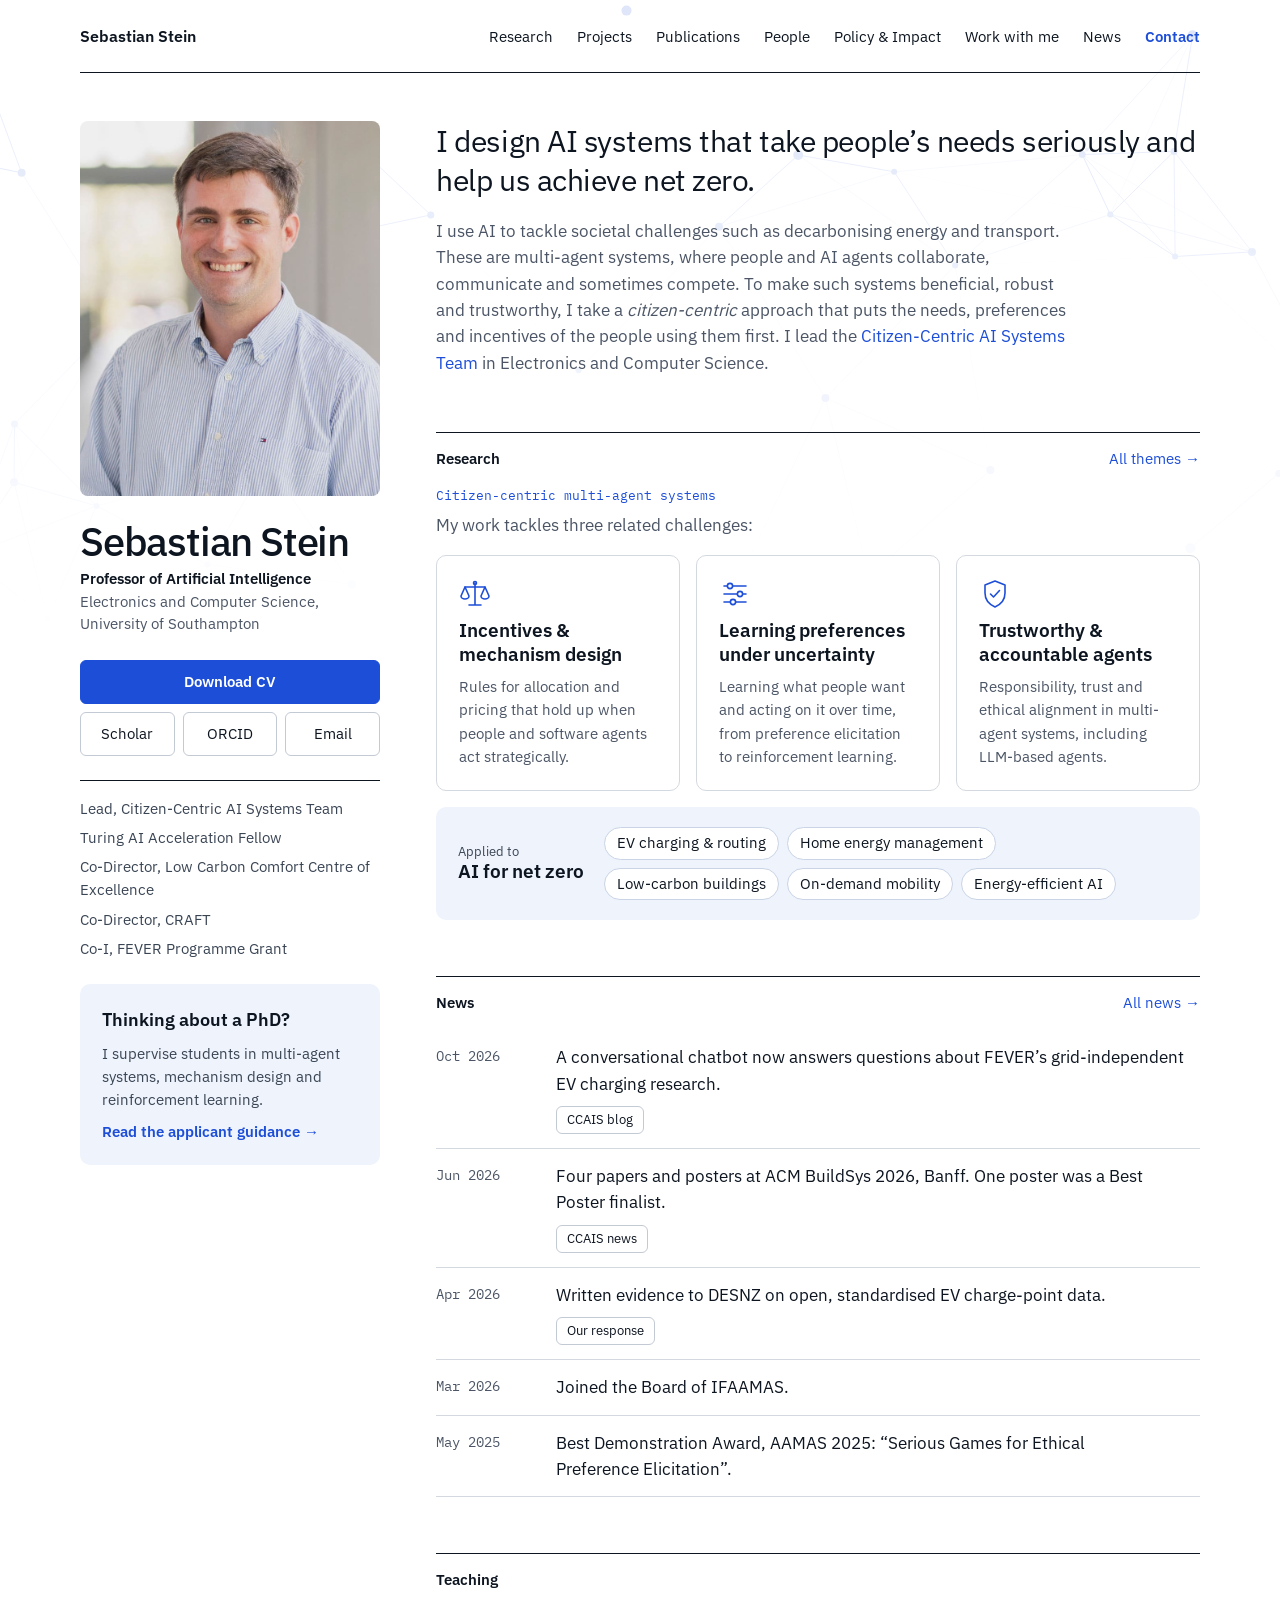
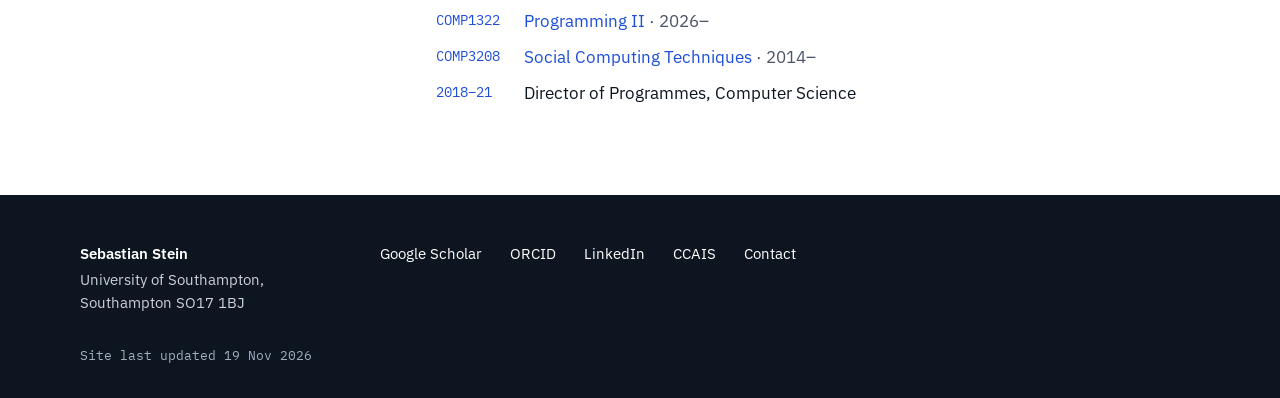
<file: index.html>
<!DOCTYPE html><html lang="en-GB" data-astro-cid-5hce7sga> <head><meta charset="utf-8"><meta name="viewport" content="width=device-width, initial-scale=1"><title>Sebastian Stein · Professor of Artificial Intelligence, University of Southampton</title><meta name="description" content="I design AI systems that take people’s needs seriously and help us achieve net zero."><link rel="canonical" href="https://seb-stein.github.io/"><link rel="icon" href="/favicon.svg" type="image/svg+xml"><link rel="sitemap" href="/sitemap-index.xml"><meta property="og:type" content="profile"><meta property="og:title" content="Sebastian Stein · Professor of Artificial Intelligence, University of Southampton"><meta property="og:description" content="I design AI systems that take people’s needs seriously and help us achieve net zero."><meta property="og:url" content="https://seb-stein.github.io/"><meta property="og:image" content="https://seb-stein.github.io/images/people/sebastian-stein.jpg"><meta name="twitter:card" content="summary"><script type="application/ld+json">{"@context":"https://schema.org","@type":"Person","name":"Sebastian Stein","jobTitle":"Professor of Artificial Intelligence","affiliation":{"@type":"CollegeOrUniversity","name":"University of Southampton"},"email":"mailto:ss2@ecs.soton.ac.uk","image":"https://seb-stein.github.io/images/people/sebastian-stein.jpg","url":"https://seb-stein.github.io/","sameAs":["https://scholar.google.com/citations?user=6TuZKj4AAAAJ","https://orcid.org/0000-0003-2858-8857","https://www.linkedin.com/in/sebstein","https://ccais.ac.uk"]}</script><link rel="stylesheet" href="/_astro/contact.CHBX51bE.css">
<link rel="stylesheet" href="/_astro/index.DybTPSv8.css">
<style>.icon[data-astro-cid-patnjmll]{color:var(--accent);flex:none}
</style></head> <body data-astro-cid-5hce7sga> <div class="page" data-astro-cid-5hce7sga> <svg class="network" data-network data-mode="animated" data-nodes="[[424.9,138.4,3.8,0],[1072.9,470.6,-2.3,-0.5],[1163.5,157.6,-1.2,-2.8],[95.4,427.2,-0.8,-3.1],[192,323,3.1,-1.6],[828.4,566.3,-1.2,-2.9],[1192,212.7,-1.6,1.7],[432.8,581.7,-0.8,2.5],[102.1,176.8,-0.5,-3.7],[290.1,564.5,-2.5,-0.1],[950.2,573.9,-1.6,1.8],[417,232.3,1.3,2.2],[879.7,152.3,-1.4,2.5],[909.2,397,-3.5,1],[1335.4,252,-3.2,-0.1],[510.8,211.7,0,3],[175.5,509.7,1,-3.5],[129,617.7,-1.6,1],[659.9,371.7,-1.3,-1.4],[1266.8,550,3.3,-1.7],[34.7,161.5,0.2,-2.2],[343.9,462.1,3,0],[1254.9,153.4,-0.8,-1.9],[705,11.8,1.4,-1.1],[49.4,559,-2.5,-2.9],[971.1,172.4,2.9,-0.6],[93.3,479.3,0.7,2.8],[65.8,77.3,-0.6,-2.7],[1270.2,32.6,2.2,2.4],[1356,476.6,2.6,-3],[1255.1,253,0,3.3],[802.3,224.4,-3.1,2.1],[1035.3,267.9,-0.2,-2.3],[1411.8,395.8,-1.5,3.7]]" aria-hidden="true" focusable="false" viewBox="0 0 1440 640" preserveAspectRatio="xMidYMin slice" style="opacity: 0.14" data-astro-cid-pkenzisz><g class="network__edges" data-astro-cid-pkenzisz><line x1="424.9" y1="138.4" x2="417" y2="232.3" stroke-opacity="0.826" data-astro-cid-pkenzisz></line><line x1="424.9" y1="138.4" x2="510.8" y2="211.7" stroke-opacity="0.713" data-astro-cid-pkenzisz></line><line x1="1072.9" y1="470.6" x2="950.2" y2="573.9" stroke-opacity="0.424" data-astro-cid-pkenzisz></line><line x1="1072.9" y1="470.6" x2="909.2" y2="397" stroke-opacity="0.307" data-astro-cid-pkenzisz></line><line x1="1072.9" y1="470.6" x2="1266.8" y2="550" stroke-opacity="0.125" data-astro-cid-pkenzisz></line><line x1="1072.9" y1="470.6" x2="1035.3" y2="267.9" stroke-opacity="0.145" data-astro-cid-pkenzisz></line><line x1="1163.5" y1="157.6" x2="1192" y2="212.7" stroke-opacity="1.000" data-astro-cid-pkenzisz></line><line x1="1163.5" y1="157.6" x2="1335.4" y2="252" stroke-opacity="0.206" data-astro-cid-pkenzisz></line><line x1="1163.5" y1="157.6" x2="1254.9" y2="153.4" stroke-opacity="0.843" data-astro-cid-pkenzisz></line><line x1="1163.5" y1="157.6" x2="971.1" y2="172.4" stroke-opacity="0.225" data-astro-cid-pkenzisz></line><line x1="1163.5" y1="157.6" x2="1270.2" y2="32.6" stroke-opacity="0.400" data-astro-cid-pkenzisz></line><line x1="1163.5" y1="157.6" x2="1255.1" y2="253" stroke-opacity="0.595" data-astro-cid-pkenzisz></line><line x1="1163.5" y1="157.6" x2="1035.3" y2="267.9" stroke-opacity="0.371" data-astro-cid-pkenzisz></line><line x1="95.4" y1="427.2" x2="192" y2="323" stroke-opacity="0.535" data-astro-cid-pkenzisz></line><line x1="95.4" y1="427.2" x2="175.5" y2="509.7" stroke-opacity="0.700" data-astro-cid-pkenzisz></line><line x1="95.4" y1="427.2" x2="129" y2="617.7" stroke-opacity="0.223" data-astro-cid-pkenzisz></line><line x1="95.4" y1="427.2" x2="49.4" y2="559" stroke-opacity="0.550" data-astro-cid-pkenzisz></line><line x1="95.4" y1="427.2" x2="93.3" y2="479.3" stroke-opacity="1.000" data-astro-cid-pkenzisz></line><line x1="192" y1="323" x2="102.1" y2="176.8" stroke-opacity="0.355" data-astro-cid-pkenzisz></line><line x1="192" y1="323" x2="175.5" y2="509.7" stroke-opacity="0.259" data-astro-cid-pkenzisz></line><line x1="192" y1="323" x2="34.7" y2="161.5" stroke-opacity="0.028" data-astro-cid-pkenzisz></line><line x1="192" y1="323" x2="343.9" y2="462.1" stroke-opacity="0.146" data-astro-cid-pkenzisz></line><line x1="192" y1="323" x2="93.3" y2="479.3" stroke-opacity="0.275" data-astro-cid-pkenzisz></line><line x1="828.4" y1="566.3" x2="950.2" y2="573.9" stroke-opacity="0.657" data-astro-cid-pkenzisz></line><line x1="828.4" y1="566.3" x2="909.2" y2="397" stroke-opacity="0.258" data-astro-cid-pkenzisz></line><line x1="1192" y1="212.7" x2="1335.4" y2="252" stroke-opacity="0.495" data-astro-cid-pkenzisz></line><line x1="1192" y1="212.7" x2="1254.9" y2="153.4" stroke-opacity="0.874" data-astro-cid-pkenzisz></line><line x1="1192" y1="212.7" x2="971.1" y2="172.4" stroke-opacity="0.033" data-astro-cid-pkenzisz></line><line x1="1192" y1="212.7" x2="1270.2" y2="32.6" stroke-opacity="0.205" data-astro-cid-pkenzisz></line><line x1="1192" y1="212.7" x2="1255.1" y2="253" stroke-opacity="0.944" data-astro-cid-pkenzisz></line><line x1="1192" y1="212.7" x2="1035.3" y2="267.9" stroke-opacity="0.389" data-astro-cid-pkenzisz></line><line x1="432.8" y1="581.7" x2="290.1" y2="564.5" stroke-opacity="0.525" data-astro-cid-pkenzisz></line><line x1="432.8" y1="581.7" x2="343.9" y2="462.1" stroke-opacity="0.493" data-astro-cid-pkenzisz></line><line x1="102.1" y1="176.8" x2="34.7" y2="161.5" stroke-opacity="0.979" data-astro-cid-pkenzisz></line><line x1="102.1" y1="176.8" x2="65.8" y2="77.3" stroke-opacity="0.755" data-astro-cid-pkenzisz></line><line x1="290.1" y1="564.5" x2="175.5" y2="509.7" stroke-opacity="0.627" data-astro-cid-pkenzisz></line><line x1="290.1" y1="564.5" x2="129" y2="617.7" stroke-opacity="0.367" data-astro-cid-pkenzisz></line><line x1="290.1" y1="564.5" x2="343.9" y2="462.1" stroke-opacity="0.696" data-astro-cid-pkenzisz></line><line x1="290.1" y1="564.5" x2="93.3" y2="479.3" stroke-opacity="0.095" data-astro-cid-pkenzisz></line><line x1="950.2" y1="573.9" x2="909.2" y2="397" stroke-opacity="0.295" data-astro-cid-pkenzisz></line><line x1="417" y1="232.3" x2="510.8" y2="211.7" stroke-opacity="0.815" data-astro-cid-pkenzisz></line><line x1="879.7" y1="152.3" x2="705" y2="11.8" stroke-opacity="0.035" data-astro-cid-pkenzisz></line><line x1="879.7" y1="152.3" x2="971.1" y2="172.4" stroke-opacity="0.830" data-astro-cid-pkenzisz></line><line x1="879.7" y1="152.3" x2="802.3" y2="224.4" stroke-opacity="0.756" data-astro-cid-pkenzisz></line><line x1="879.7" y1="152.3" x2="1035.3" y2="267.9" stroke-opacity="0.220" data-astro-cid-pkenzisz></line><line x1="909.2" y1="397" x2="802.3" y2="224.4" stroke-opacity="0.164" data-astro-cid-pkenzisz></line><line x1="909.2" y1="397" x2="1035.3" y2="267.9" stroke-opacity="0.302" data-astro-cid-pkenzisz></line><line x1="1335.4" y1="252" x2="1254.9" y2="153.4" stroke-opacity="0.625" data-astro-cid-pkenzisz></line><line x1="1335.4" y1="252" x2="1270.2" y2="32.6" stroke-opacity="0.007" data-astro-cid-pkenzisz></line><line x1="1335.4" y1="252" x2="1356" y2="476.6" stroke-opacity="0.027" data-astro-cid-pkenzisz></line><line x1="1335.4" y1="252" x2="1255.1" y2="253" stroke-opacity="0.911" data-astro-cid-pkenzisz></line><line x1="1335.4" y1="252" x2="1411.8" y2="395.8" stroke-opacity="0.409" data-astro-cid-pkenzisz></line><line x1="510.8" y1="211.7" x2="659.9" y2="371.7" stroke-opacity="0.069" data-astro-cid-pkenzisz></line><line x1="175.5" y1="509.7" x2="129" y2="617.7" stroke-opacity="0.684" data-astro-cid-pkenzisz></line><line x1="175.5" y1="509.7" x2="343.9" y2="462.1" stroke-opacity="0.335" data-astro-cid-pkenzisz></line><line x1="175.5" y1="509.7" x2="49.4" y2="559" stroke-opacity="0.576" data-astro-cid-pkenzisz></line><line x1="175.5" y1="509.7" x2="93.3" y2="479.3" stroke-opacity="0.867" data-astro-cid-pkenzisz></line><line x1="129" y1="617.7" x2="49.4" y2="559" stroke-opacity="0.798" data-astro-cid-pkenzisz></line><line x1="129" y1="617.7" x2="93.3" y2="479.3" stroke-opacity="0.530" data-astro-cid-pkenzisz></line><line x1="659.9" y1="371.7" x2="802.3" y2="224.4" stroke-opacity="0.153" data-astro-cid-pkenzisz></line><line x1="1266.8" y1="550" x2="1356" y2="476.6" stroke-opacity="0.697" data-astro-cid-pkenzisz></line><line x1="1266.8" y1="550" x2="1411.8" y2="395.8" stroke-opacity="0.112" data-astro-cid-pkenzisz></line><line x1="34.7" y1="161.5" x2="65.8" y2="77.3" stroke-opacity="0.854" data-astro-cid-pkenzisz></line><line x1="1254.9" y1="153.4" x2="1270.2" y2="32.6" stroke-opacity="0.659" data-astro-cid-pkenzisz></line><line x1="1254.9" y1="153.4" x2="1255.1" y2="253" stroke-opacity="0.794" data-astro-cid-pkenzisz></line><line x1="49.4" y1="559" x2="93.3" y2="479.3" stroke-opacity="0.846" data-astro-cid-pkenzisz></line><line x1="971.1" y1="172.4" x2="802.3" y2="224.4" stroke-opacity="0.325" data-astro-cid-pkenzisz></line><line x1="971.1" y1="172.4" x2="1035.3" y2="267.9" stroke-opacity="0.700" data-astro-cid-pkenzisz></line><line x1="1270.2" y1="32.6" x2="1255.1" y2="253" stroke-opacity="0.055" data-astro-cid-pkenzisz></line><line x1="1356" y1="476.6" x2="1411.8" y2="395.8" stroke-opacity="0.802" data-astro-cid-pkenzisz></line><line x1="1255.1" y1="253" x2="1035.3" y2="267.9" stroke-opacity="0.059" data-astro-cid-pkenzisz></line><line x1="1255.1" y1="253" x2="1411.8" y2="395.8" stroke-opacity="0.110" data-astro-cid-pkenzisz></line></g><g class="network__nodes" data-astro-cid-pkenzisz><circle class="hub" cx="424.9" cy="138.4" r="4" data-astro-cid-pkenzisz></circle><circle cx="1072.9" cy="470.6" r="4" data-astro-cid-pkenzisz></circle><circle cx="1163.5" cy="157.6" r="3.5" data-astro-cid-pkenzisz></circle><circle cx="95.4" cy="427.2" r="3.5" data-astro-cid-pkenzisz></circle><circle cx="192" cy="323" r="5" data-astro-cid-pkenzisz></circle><circle cx="828.4" cy="566.3" r="5" data-astro-cid-pkenzisz></circle><circle cx="1192" cy="212.7" r="3" data-astro-cid-pkenzisz></circle><circle class="hub" cx="432.8" cy="581.7" r="4" data-astro-cid-pkenzisz></circle><circle cx="102.1" cy="176.8" r="4" data-astro-cid-pkenzisz></circle><circle cx="290.1" cy="564.5" r="3" data-astro-cid-pkenzisz></circle><circle cx="950.2" cy="573.9" r="4" data-astro-cid-pkenzisz></circle><circle cx="417" cy="232.3" r="3.5" data-astro-cid-pkenzisz></circle><circle cx="879.7" cy="152.3" r="5" data-astro-cid-pkenzisz></circle><circle cx="909.2" cy="397" r="4" data-astro-cid-pkenzisz></circle><circle class="hub" cx="1335.4" cy="252" r="4" data-astro-cid-pkenzisz></circle><circle cx="510.8" cy="211.7" r="3.5" data-astro-cid-pkenzisz></circle><circle cx="175.5" cy="509.7" r="3" data-astro-cid-pkenzisz></circle><circle cx="129" cy="617.7" r="3" data-astro-cid-pkenzisz></circle><circle cx="659.9" cy="371.7" r="3" data-astro-cid-pkenzisz></circle><circle cx="1266.8" cy="550" r="5" data-astro-cid-pkenzisz></circle><circle cx="34.7" cy="161.5" r="3" data-astro-cid-pkenzisz></circle><circle class="hub" cx="343.9" cy="462.1" r="3.5" data-astro-cid-pkenzisz></circle><circle cx="1254.9" cy="153.4" r="3.5" data-astro-cid-pkenzisz></circle><circle cx="705" cy="11.8" r="5" data-astro-cid-pkenzisz></circle><circle cx="49.4" cy="559" r="3" data-astro-cid-pkenzisz></circle><circle cx="971.1" cy="172.4" r="3" data-astro-cid-pkenzisz></circle><circle cx="93.3" cy="479.3" r="4" data-astro-cid-pkenzisz></circle><circle cx="65.8" cy="77.3" r="5" data-astro-cid-pkenzisz></circle><circle class="hub" cx="1270.2" cy="32.6" r="5" data-astro-cid-pkenzisz></circle><circle cx="1356" cy="476.6" r="3.5" data-astro-cid-pkenzisz></circle><circle cx="1255.1" cy="253" r="3" data-astro-cid-pkenzisz></circle><circle cx="802.3" cy="224.4" r="4" data-astro-cid-pkenzisz></circle><circle cx="1035.3" cy="267.9" r="3" data-astro-cid-pkenzisz></circle><circle cx="1411.8" cy="395.8" r="5" data-astro-cid-pkenzisz></circle></g></svg><script type="module">const x=document.querySelector("svg[data-network]"),M=window.matchMedia("(prefers-reduced-motion: reduce)").matches;x&&x.dataset.mode==="animated"&&!M&&k(x);function k(i){const d="http://www.w3.org/2000/svg",r=JSON.parse(i.dataset.nodes??"[]").map(([e,o,t,n])=>({x:e,y:o,vx:t,vy:n})),m=Array.from(i.querySelectorAll(".network__nodes circle")),h=i.querySelector(".network__edges");h.replaceChildren();const b=[];for(let e=0;e<r.length;e++)for(let o=e+1;o<r.length;o++){const t=document.createElementNS(d,"line");h.appendChild(t),b.push({i:e,j:o,el:t})}let l=11;const s=()=>(l=l*16807%2147483647,(l-1)/2147483646),A=e=>r.flatMap((o,t)=>t!==e&&Math.hypot(r[e].x-o.x,r[e].y-o.y)<230?[t]:[]),F=document.createElementNS(d,"g");i.appendChild(F);const g=[0,14].map(e=>{const o=document.createElementNS(d,"circle");o.setAttribute("r","2"),o.setAttribute("class","packet"),F.appendChild(o);const t=A(e);return{a:e,b:t.length?t[Math.floor(s()*t.length)]:e,p:s(),dur:5+s()*2,el:o}}),w=()=>{r.forEach((e,o)=>{m[o]?.setAttribute("cx",e.x.toFixed(1)),m[o]?.setAttribute("cy",e.y.toFixed(1))});for(const{i:e,j:o,el:t}of b){const n=r[e],c=r[o],S=Math.hypot(n.x-c.x,n.y-c.y);S<230?(t.setAttribute("x1",n.x.toFixed(1)),t.setAttribute("y1",n.y.toFixed(1)),t.setAttribute("x2",c.x.toFixed(1)),t.setAttribute("y2",c.y.toFixed(1)),t.setAttribute("stroke-opacity",Math.min(1,(1-S/230)*1.4).toFixed(3))):t.getAttribute("stroke-opacity")!=="0"&&t.setAttribute("stroke-opacity","0")}for(const e of g){const o=r[e.a],t=r[e.b];e.el.setAttribute("cx",(o.x+(t.x-o.x)*e.p).toFixed(1)),e.el.setAttribute("cy",(o.y+(t.y-o.y)*e.p).toFixed(1))}};let u=!0,a=0,p=0,f=0;const v=e=>{if(a=0,document.hidden||!u)return;const o=Math.min(.1,(e-p)/1e3);p=e,f+=o;for(const t of r)t.x+=t.vx*o,t.y+=t.vy*o,(t.x<10||t.x>1430)&&(t.vx=-t.vx),(t.y<5||t.y>635)&&(t.vy=-t.vy);for(const t of g)if(t.p+=o/t.dur,t.p>=1){const n=A(t.b).filter(c=>c!==t.a);t.a=t.b,t.b=n.length?n[Math.floor(s()*n.length)]:t.a,t.p=0}f>=1/12&&(f=0,w()),a=requestAnimationFrame(v)},y=()=>{!a&&u&&!document.hidden&&(p=performance.now(),a=requestAnimationFrame(v))};new IntersectionObserver(([e])=>{u=e.isIntersecting,y()}).observe(i),document.addEventListener("visibilitychange",y),w(),y()}</script> <header class="site-header container" data-astro-cid-3ef6ksr2> <a class="brand" href="/" data-astro-cid-3ef6ksr2>Sebastian Stein</a> <nav aria-label="Main" data-astro-cid-3ef6ksr2> <a href="/research/" data-astro-cid-3ef6ksr2>Research</a><a href="/projects/" data-astro-cid-3ef6ksr2>Projects</a><a href="/publications/" data-astro-cid-3ef6ksr2>Publications</a><a href="/people/" data-astro-cid-3ef6ksr2>People</a><a href="/impact/" data-astro-cid-3ef6ksr2>Policy &amp; Impact</a><a href="/work-with-me/" data-astro-cid-3ef6ksr2>Work with me</a><a href="/news/" data-astro-cid-3ef6ksr2>News</a> <a class="nav-contact" href="/contact/" data-astro-cid-3ef6ksr2>Contact</a> </nav> </header>    <div class="container home" data-astro-cid-j7pv25f6> <aside class="home__aside" data-astro-cid-j7pv25f6> <img class="portrait" src="/images/people/sebastian-stein.jpg" alt="Portrait of Sebastian Stein" width="360" height="450" data-astro-cid-j7pv25f6> <div class="id" data-astro-cid-j7pv25f6> <h1 data-astro-cid-j7pv25f6>Sebastian Stein</h1> <p data-astro-cid-j7pv25f6><strong data-astro-cid-j7pv25f6>Professor of Artificial Intelligence</strong><br data-astro-cid-j7pv25f6><span class="muted" data-astro-cid-j7pv25f6>Electronics and Computer Science, University of Southampton</span></p> </div> <div class="actions" data-astro-cid-j7pv25f6> <a class="btn btn--primary" href="/cv/" data-astro-cid-j7pv25f6>Download CV</a> <div class="actions__row" data-astro-cid-j7pv25f6> <a class="btn" href="https://scholar.google.com/citations?user=6TuZKj4AAAAJ" data-astro-cid-j7pv25f6>Scholar</a> <a class="btn" href="https://orcid.org/0000-0003-2858-8857" data-astro-cid-j7pv25f6>ORCID</a> <a class="btn" href="mailto:ss2@ecs.soton.ac.uk" data-astro-cid-j7pv25f6>Email</a> </div> </div> <ul class="highlights" data-astro-cid-j7pv25f6><li data-astro-cid-j7pv25f6>Lead, Citizen-Centric AI Systems Team</li><li data-astro-cid-j7pv25f6>Turing AI Acceleration Fellow</li><li data-astro-cid-j7pv25f6>Co-Director, Low Carbon Comfort Centre of Excellence</li><li data-astro-cid-j7pv25f6>Co-Director, CRAFT</li><li data-astro-cid-j7pv25f6>Co-I, FEVER Programme Grant</li></ul> <div class="callout" data-astro-cid-j7pv25f6> <h2 data-astro-cid-j7pv25f6>Thinking about a PhD?</h2> <p data-astro-cid-j7pv25f6>I supervise students in multi-agent systems, mechanism design and reinforcement learning.</p> <a href="/contact/#phd" data-astro-cid-j7pv25f6>Read the applicant guidance →</a> </div> </aside> <main class="home__main" id="main" data-astro-cid-j7pv25f6> <div class="intro" data-astro-cid-j7pv25f6> <p class="statement" data-astro-cid-j7pv25f6>I design AI systems that take people’s needs seriously and help us achieve net zero.</p> <p class="muted" data-astro-cid-j7pv25f6>I use AI to tackle societal challenges such as decarbonising energy and transport.  These are multi-agent systems, where people and AI agents collaborate, communicate  and sometimes compete. To make such systems beneficial, robust and trustworthy, I  take a <em>citizen-centric</em> approach that puts the needs, preferences and incentives of  the people using them first. I lead the <a href="https://ccais.ac.uk">Citizen-Centric AI Systems Team</a> in Electronics and Computer Science.</p> </div> <section aria-labelledby="research-h" data-astro-cid-j7pv25f6> <div class="section-head" data-astro-cid-j7pv25f6><h2 id="research-h" data-astro-cid-j7pv25f6>Research</h2><a href="/research/" data-astro-cid-j7pv25f6>All themes →</a></div> <div class="umbrella" data-astro-cid-j7pv25f6> <p class="mono umbrella__label" data-astro-cid-j7pv25f6>Citizen-centric multi-agent systems</p> <p class="muted umbrella__text" data-astro-cid-j7pv25f6>My work tackles three related challenges:</p> </div> <div class="themes" data-astro-cid-j7pv25f6> <article class="card theme" data-astro-cid-j7pv25f6> <svg aria-hidden="true" width="32" height="32" viewBox="0 0 32 32" fill="none" stroke="currentColor" stroke-width="1.6" stroke-linecap="round" stroke-linejoin="round" class="icon" data-astro-cid-patnjmll>  <path d="M16 5v22M10 27h12M6 9h20" data-astro-cid-patnjmll></path><path d="M6 9l-4 9a4 3 0 0 0 8 0z" data-astro-cid-patnjmll></path><path d="M26 9l-4 9a4 3 0 0 0 8 0z" data-astro-cid-patnjmll></path><circle cx="16" cy="5" r="1.5" data-astro-cid-patnjmll></circle>    </svg>  <h3 data-astro-cid-j7pv25f6>Incentives &amp; mechanism design</h3> <p data-astro-cid-j7pv25f6>Rules for allocation and pricing that hold up when people and software agents act strategically.</p> </article><article class="card theme" data-astro-cid-j7pv25f6> <svg aria-hidden="true" width="32" height="32" viewBox="0 0 32 32" fill="none" stroke="currentColor" stroke-width="1.6" stroke-linecap="round" stroke-linejoin="round" class="icon" data-astro-cid-patnjmll>   <path d="M5 8h22M5 16h22M5 24h22" data-astro-cid-patnjmll></path><circle cx="11" cy="8" r="2.6" fill="var(--paper)" data-astro-cid-patnjmll></circle><circle cx="21" cy="16" r="2.6" fill="var(--paper)" data-astro-cid-patnjmll></circle><circle cx="14" cy="24" r="2.6" fill="var(--paper)" data-astro-cid-patnjmll></circle>   </svg>  <h3 data-astro-cid-j7pv25f6>Learning preferences under uncertainty</h3> <p data-astro-cid-j7pv25f6>Learning what people want and acting on it over time, from preference elicitation to reinforcement learning.</p> </article><article class="card theme" data-astro-cid-j7pv25f6> <svg aria-hidden="true" width="32" height="32" viewBox="0 0 32 32" fill="none" stroke="currentColor" stroke-width="1.6" stroke-linecap="round" stroke-linejoin="round" class="icon" data-astro-cid-patnjmll>    <path d="M16 3l10 4v8c0 7-4.5 11.5-10 14-5.5-2.5-10-7-10-14V7z" data-astro-cid-patnjmll></path><path d="M11.5 16l3 3 6-6.5" data-astro-cid-patnjmll></path>  </svg>  <h3 data-astro-cid-j7pv25f6>Trustworthy &amp; accountable agents</h3> <p data-astro-cid-j7pv25f6>Responsibility, trust and ethical alignment in multi-agent systems, including LLM-based agents.</p> </article> </div> <div class="applied" data-astro-cid-j7pv25f6> <div class="applied__title" data-astro-cid-j7pv25f6><span data-astro-cid-j7pv25f6>Applied to</span><strong data-astro-cid-j7pv25f6>AI for net zero</strong></div> <ul class="chips" data-astro-cid-j7pv25f6><li data-astro-cid-j7pv25f6>EV charging &amp; routing</li><li data-astro-cid-j7pv25f6>Home energy management</li><li data-astro-cid-j7pv25f6>Low-carbon buildings</li><li data-astro-cid-j7pv25f6>On-demand mobility</li><li data-astro-cid-j7pv25f6>Energy-efficient AI</li></ul> </div> </section> <section aria-labelledby="news-h" data-astro-cid-j7pv25f6> <div class="section-head" data-astro-cid-j7pv25f6><h2 id="news-h" data-astro-cid-j7pv25f6>News</h2><a href="/news/" data-astro-cid-j7pv25f6>All news →</a></div> <div data-astro-cid-j7pv25f6> <div class="dated" data-astro-cid-j7pv25f6> <span class="dated__date" data-astro-cid-j7pv25f6>Oct 2026</span> <div class="dated__body" data-astro-cid-j7pv25f6><p>A conversational chatbot now answers questions about FEVER’s grid-independent EV charging research.</p><ul class="pills"><li><a class="pill" href="https://ccais.ac.uk/uncategorised/fever-chatbot/">CCAIS blog</a></li></ul></div> </div><div class="dated" data-astro-cid-j7pv25f6> <span class="dated__date" data-astro-cid-j7pv25f6>Jun 2026</span> <div class="dated__body" data-astro-cid-j7pv25f6><p>Four papers and posters at ACM BuildSys 2026, Banff. One poster was a Best Poster finalist.</p><ul class="pills"><li><a class="pill" href="https://ccais.ac.uk/latest-news/ccais-at-buildsys-2026/">CCAIS news</a></li></ul></div> </div><div class="dated" data-astro-cid-j7pv25f6> <span class="dated__date" data-astro-cid-j7pv25f6>Apr 2026</span> <div class="dated__body" data-astro-cid-j7pv25f6><p>Written evidence to DESNZ on open, standardised EV charge-point data.</p><ul class="pills"><li><a class="pill" href="https://www.southampton.ac.uk/publicpolicy/data_for_AI_in_the_energy_system_2_Arcanjo.page">Our response</a></li></ul></div> </div><div class="dated" data-astro-cid-j7pv25f6> <span class="dated__date" data-astro-cid-j7pv25f6>Mar 2026</span> <div class="dated__body" data-astro-cid-j7pv25f6><p>Joined the Board of IFAAMAS.</p></div> </div><div class="dated" data-astro-cid-j7pv25f6> <span class="dated__date" data-astro-cid-j7pv25f6>May 2025</span> <div class="dated__body" data-astro-cid-j7pv25f6><p>Best Demonstration Award, AAMAS 2025: “Serious Games for Ethical Preference Elicitation”.</p></div> </div> </div> </section> <section aria-labelledby="teaching-h" data-astro-cid-j7pv25f6> <div class="section-head" data-astro-cid-j7pv25f6><h2 id="teaching-h" data-astro-cid-j7pv25f6>Teaching</h2></div> <ul class="teaching" data-astro-cid-j7pv25f6> <li data-astro-cid-j7pv25f6><span class="mono" data-astro-cid-j7pv25f6>COMP1322</span><span data-astro-cid-j7pv25f6><a href="https://www.southampton.ac.uk/courses/modules/comp1322" data-astro-cid-j7pv25f6>Programming II</a><span class="muted" data-astro-cid-j7pv25f6> · 2026–</span></span></li><li data-astro-cid-j7pv25f6><span class="mono" data-astro-cid-j7pv25f6>COMP3208</span><span data-astro-cid-j7pv25f6><a href="https://www.southampton.ac.uk/courses/2027-28/modules/comp3208" data-astro-cid-j7pv25f6>Social Computing Techniques</a><span class="muted" data-astro-cid-j7pv25f6> · 2014–</span></span></li><li data-astro-cid-j7pv25f6><span class="mono" data-astro-cid-j7pv25f6>2018–21</span><span data-astro-cid-j7pv25f6>Director of Programmes, Computer Science</span></li> </ul> </section> </main> </div>  </div> <footer class="site-footer" data-astro-cid-sz7xmlte> <div class="container footer-grid" data-astro-cid-sz7xmlte> <div class="footer-id" data-astro-cid-sz7xmlte> <span class="footer-name" data-astro-cid-sz7xmlte>Sebastian Stein</span> <span data-astro-cid-sz7xmlte>University of Southampton, Southampton SO17 1BJ</span> </div> <nav aria-label="Elsewhere" class="footer-links" data-astro-cid-sz7xmlte> <a href="https://scholar.google.com/citations?user=6TuZKj4AAAAJ" data-astro-cid-sz7xmlte>Google Scholar</a><a href="https://orcid.org/0000-0003-2858-8857" data-astro-cid-sz7xmlte>ORCID</a><a href="https://www.linkedin.com/in/sebstein" data-astro-cid-sz7xmlte>LinkedIn</a><a href="https://ccais.ac.uk" data-astro-cid-sz7xmlte>CCAIS</a> <a href="/contact/" data-astro-cid-sz7xmlte>Contact</a> </nav> </div> <div class="container footer-updated mono" data-astro-cid-sz7xmlte>Site last updated 19 Nov 2026</div> </footer>  </body></html>
</file>
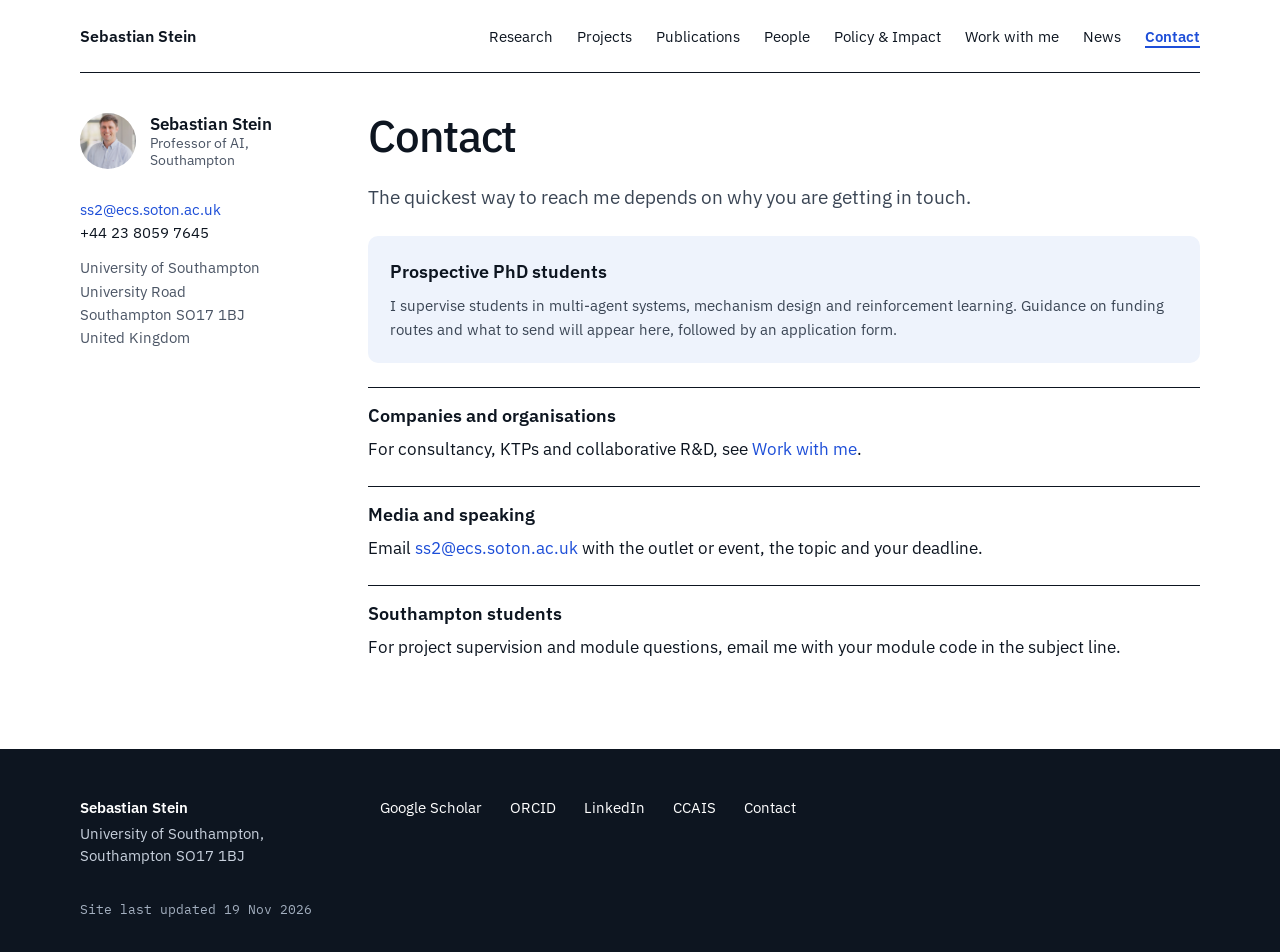
<file: contact/index.html>
<!DOCTYPE html><html lang="en-GB" data-astro-cid-5hce7sga> <head><meta charset="utf-8"><meta name="viewport" content="width=device-width, initial-scale=1"><title>Contact · Sebastian Stein</title><meta name="description" content="I design AI systems that take people’s needs seriously and help us achieve net zero."><link rel="canonical" href="https://seb-stein.github.io/contact/"><link rel="icon" href="/favicon.svg" type="image/svg+xml"><link rel="sitemap" href="/sitemap-index.xml"><meta property="og:type" content="website"><meta property="og:title" content="Contact · Sebastian Stein"><meta property="og:description" content="I design AI systems that take people’s needs seriously and help us achieve net zero."><meta property="og:url" content="https://seb-stein.github.io/contact/"><meta property="og:image" content="https://seb-stein.github.io/images/people/sebastian-stein.jpg"><meta name="twitter:card" content="summary"><link rel="stylesheet" href="/_astro/contact.CHBX51bE.css">
<style>.details[data-astro-cid-uw5kdbxl] p[data-astro-cid-uw5kdbxl]{margin:0 0 12px;font-size:15px}.route[data-astro-cid-uw5kdbxl]{border-top:1px solid var(--rule-strong);padding-top:14px}.route[data-astro-cid-uw5kdbxl] h2[data-astro-cid-uw5kdbxl]{margin:0 0 6px;font-size:18px;font-weight:600}.route[data-astro-cid-uw5kdbxl] p[data-astro-cid-uw5kdbxl]{margin:0}
.subpage[data-astro-cid-z55koo6h]{display:flex;flex-wrap:wrap;gap:48px;padding-top:40px;padding-bottom:88px;position:relative;z-index:1}.subpage__aside[data-astro-cid-z55koo6h]{flex:1 1 240px;max-width:280px;min-width:0;display:flex;flex-direction:column;gap:28px}.subpage__main[data-astro-cid-z55koo6h]{flex:999 1 600px;min-width:0;display:flex;flex-direction:column;gap:24px}.mini-id[data-astro-cid-z55koo6h]{display:flex;align-items:center;gap:14px;color:var(--ink)}.mini-id[data-astro-cid-z55koo6h]:hover{text-decoration:none}.mini-id[data-astro-cid-z55koo6h] img[data-astro-cid-z55koo6h]{width:56px;height:56px;border-radius:50%;object-fit:cover}.mini-id[data-astro-cid-z55koo6h]>span[data-astro-cid-z55koo6h]{display:flex;flex-direction:column;line-height:1.3}.mini-id__name[data-astro-cid-z55koo6h]{font-weight:600}.mini-id__title[data-astro-cid-z55koo6h]{font-size:13.5px;color:var(--muted)}h1[data-astro-cid-z55koo6h]{margin:0;font-size:44px;line-height:1.05;font-weight:500;letter-spacing:-.03em}.lead[data-astro-cid-z55koo6h]{margin:0;font-size:19px;color:var(--ink-2);max-width:680px}@media(max-width:640px){.subpage__aside[data-astro-cid-z55koo6h]{max-width:none}h1[data-astro-cid-z55koo6h]{font-size:36px}}
</style></head> <body data-astro-cid-5hce7sga> <div class="page" data-astro-cid-5hce7sga>  <header class="site-header container" data-astro-cid-3ef6ksr2> <a class="brand" href="/" data-astro-cid-3ef6ksr2>Sebastian Stein</a> <nav aria-label="Main" data-astro-cid-3ef6ksr2> <a href="/research/" data-astro-cid-3ef6ksr2>Research</a><a href="/projects/" data-astro-cid-3ef6ksr2>Projects</a><a href="/publications/" data-astro-cid-3ef6ksr2>Publications</a><a href="/people/" data-astro-cid-3ef6ksr2>People</a><a href="/impact/" data-astro-cid-3ef6ksr2>Policy &amp; Impact</a><a href="/work-with-me/" data-astro-cid-3ef6ksr2>Work with me</a><a href="/news/" data-astro-cid-3ef6ksr2>News</a> <a class="nav-contact" href="/contact/" aria-current="page" data-astro-cid-3ef6ksr2>Contact</a> </nav> </header>   <div class="container subpage" data-astro-cid-z55koo6h> <aside class="subpage__aside" data-astro-cid-z55koo6h> <a class="mini-id" href="/" data-astro-cid-z55koo6h> <img src="/images/people/sebastian-stein.jpg" alt="" width="56" height="56" data-astro-cid-z55koo6h> <span data-astro-cid-z55koo6h><span class="mini-id__name" data-astro-cid-z55koo6h>Sebastian Stein</span><span class="mini-id__title" data-astro-cid-z55koo6h>Professor of AI, Southampton</span></span> </a> <div class="details" data-astro-cid-uw5kdbxl> <p data-astro-cid-uw5kdbxl><a href="mailto:ss2@ecs.soton.ac.uk" data-astro-cid-uw5kdbxl>ss2@ecs.soton.ac.uk</a><br data-astro-cid-uw5kdbxl>+44 23 8059 7645</p> <p class="muted" data-astro-cid-uw5kdbxl>University of Southampton<br data-astro-cid-uw5kdbxl>University Road<br data-astro-cid-uw5kdbxl>Southampton SO17 1BJ<br data-astro-cid-uw5kdbxl>United Kingdom<br data-astro-cid-uw5kdbxl></p> </div> </aside> <main class="subpage__main" id="main" data-astro-cid-z55koo6h> <h1 data-astro-cid-z55koo6h>Contact</h1> <p class="lead" data-astro-cid-z55koo6h>The quickest way to reach me depends on why you are getting in touch.</p>   <section id="phd" class="callout" data-astro-cid-uw5kdbxl> <h2 data-astro-cid-uw5kdbxl>Prospective PhD students</h2> <p data-astro-cid-uw5kdbxl>I supervise students in multi-agent systems, mechanism design and reinforcement learning. Guidance on funding routes and what to send will appear here, followed by an application form.</p> </section> <section class="route" data-astro-cid-uw5kdbxl> <h2 data-astro-cid-uw5kdbxl>Companies and organisations</h2> <p data-astro-cid-uw5kdbxl>For consultancy, KTPs and collaborative R&amp;D, see <a href="/work-with-me/" data-astro-cid-uw5kdbxl>Work with me</a>.</p> </section> <section class="route" data-astro-cid-uw5kdbxl> <h2 data-astro-cid-uw5kdbxl>Media and speaking</h2> <p data-astro-cid-uw5kdbxl>Email <a href="mailto:ss2@ecs.soton.ac.uk" data-astro-cid-uw5kdbxl>ss2@ecs.soton.ac.uk</a> with the outlet or event, the topic and your deadline.</p> </section> <section class="route" data-astro-cid-uw5kdbxl> <h2 data-astro-cid-uw5kdbxl>Southampton students</h2> <p data-astro-cid-uw5kdbxl>For project supervision and module questions, email me with your module code in the subject line.</p> </section>  </main> </div>  </div> <footer class="site-footer" data-astro-cid-sz7xmlte> <div class="container footer-grid" data-astro-cid-sz7xmlte> <div class="footer-id" data-astro-cid-sz7xmlte> <span class="footer-name" data-astro-cid-sz7xmlte>Sebastian Stein</span> <span data-astro-cid-sz7xmlte>University of Southampton, Southampton SO17 1BJ</span> </div> <nav aria-label="Elsewhere" class="footer-links" data-astro-cid-sz7xmlte> <a href="https://scholar.google.com/citations?user=6TuZKj4AAAAJ" data-astro-cid-sz7xmlte>Google Scholar</a><a href="https://orcid.org/0000-0003-2858-8857" data-astro-cid-sz7xmlte>ORCID</a><a href="https://www.linkedin.com/in/sebstein" data-astro-cid-sz7xmlte>LinkedIn</a><a href="https://ccais.ac.uk" data-astro-cid-sz7xmlte>CCAIS</a> <a href="/contact/" data-astro-cid-sz7xmlte>Contact</a> </nav> </div> <div class="container footer-updated mono" data-astro-cid-sz7xmlte>Site last updated 19 Nov 2026</div> </footer>  </body></html>
</file>
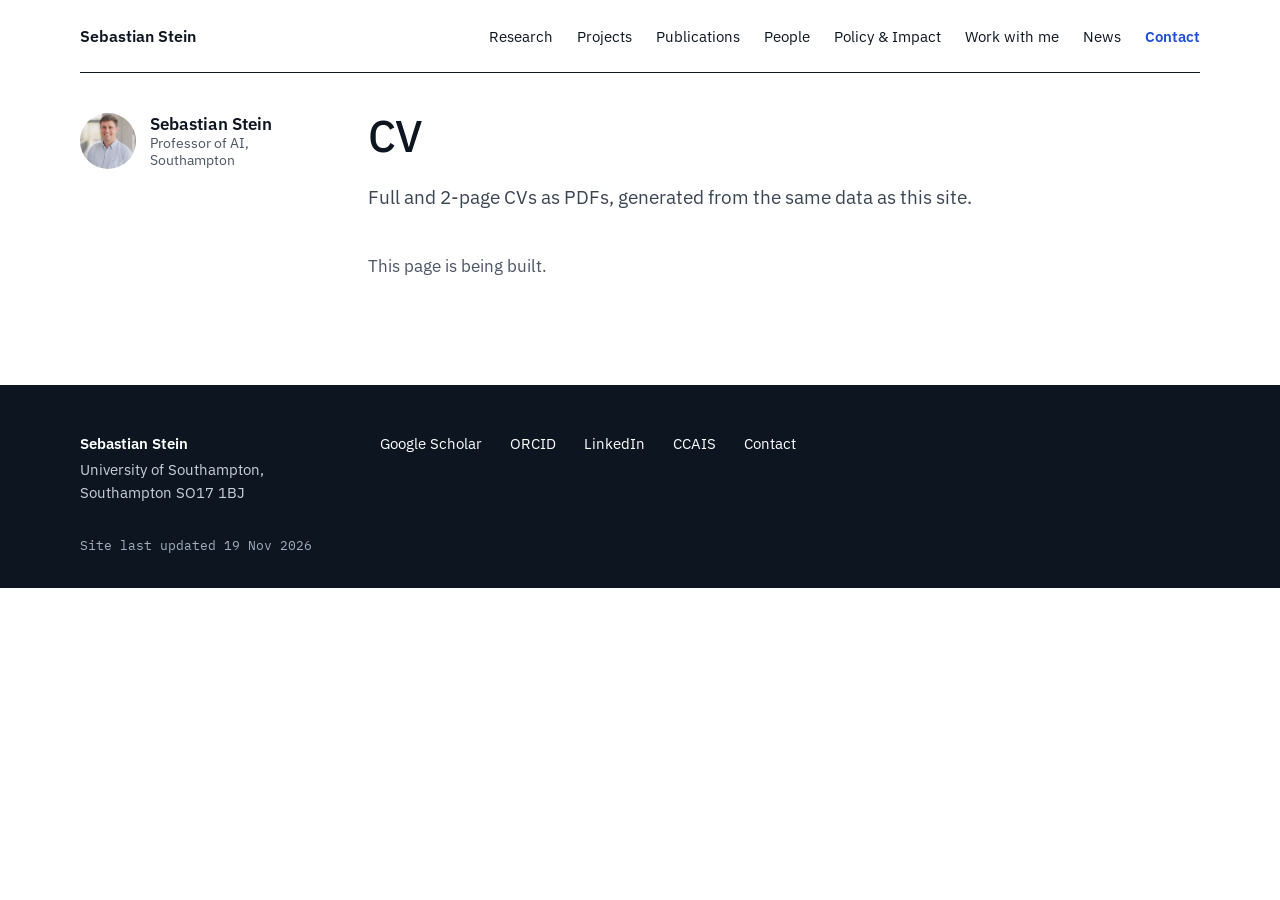
<file: cv/index.html>
<!DOCTYPE html><html lang="en-GB" data-astro-cid-5hce7sga> <head><meta charset="utf-8"><meta name="viewport" content="width=device-width, initial-scale=1"><title>CV · Sebastian Stein</title><meta name="description" content="I design AI systems that take people’s needs seriously and help us achieve net zero."><link rel="canonical" href="https://seb-stein.github.io/cv/"><link rel="icon" href="/favicon.svg" type="image/svg+xml"><link rel="sitemap" href="/sitemap-index.xml"><meta property="og:type" content="website"><meta property="og:title" content="CV · Sebastian Stein"><meta property="og:description" content="I design AI systems that take people’s needs seriously and help us achieve net zero."><meta property="og:url" content="https://seb-stein.github.io/cv/"><meta property="og:image" content="https://seb-stein.github.io/images/people/sebastian-stein.jpg"><meta name="twitter:card" content="summary"><link rel="stylesheet" href="/_astro/contact.CHBX51bE.css">
<style>.subpage[data-astro-cid-z55koo6h]{display:flex;flex-wrap:wrap;gap:48px;padding-top:40px;padding-bottom:88px;position:relative;z-index:1}.subpage__aside[data-astro-cid-z55koo6h]{flex:1 1 240px;max-width:280px;min-width:0;display:flex;flex-direction:column;gap:28px}.subpage__main[data-astro-cid-z55koo6h]{flex:999 1 600px;min-width:0;display:flex;flex-direction:column;gap:24px}.mini-id[data-astro-cid-z55koo6h]{display:flex;align-items:center;gap:14px;color:var(--ink)}.mini-id[data-astro-cid-z55koo6h]:hover{text-decoration:none}.mini-id[data-astro-cid-z55koo6h] img[data-astro-cid-z55koo6h]{width:56px;height:56px;border-radius:50%;object-fit:cover}.mini-id[data-astro-cid-z55koo6h]>span[data-astro-cid-z55koo6h]{display:flex;flex-direction:column;line-height:1.3}.mini-id__name[data-astro-cid-z55koo6h]{font-weight:600}.mini-id__title[data-astro-cid-z55koo6h]{font-size:13.5px;color:var(--muted)}h1[data-astro-cid-z55koo6h]{margin:0;font-size:44px;line-height:1.05;font-weight:500;letter-spacing:-.03em}.lead[data-astro-cid-z55koo6h]{margin:0;font-size:19px;color:var(--ink-2);max-width:680px}@media(max-width:640px){.subpage__aside[data-astro-cid-z55koo6h]{max-width:none}h1[data-astro-cid-z55koo6h]{font-size:36px}}
</style></head> <body data-astro-cid-5hce7sga> <div class="page" data-astro-cid-5hce7sga>  <header class="site-header container" data-astro-cid-3ef6ksr2> <a class="brand" href="/" data-astro-cid-3ef6ksr2>Sebastian Stein</a> <nav aria-label="Main" data-astro-cid-3ef6ksr2> <a href="/research/" data-astro-cid-3ef6ksr2>Research</a><a href="/projects/" data-astro-cid-3ef6ksr2>Projects</a><a href="/publications/" data-astro-cid-3ef6ksr2>Publications</a><a href="/people/" data-astro-cid-3ef6ksr2>People</a><a href="/impact/" data-astro-cid-3ef6ksr2>Policy &amp; Impact</a><a href="/work-with-me/" data-astro-cid-3ef6ksr2>Work with me</a><a href="/news/" data-astro-cid-3ef6ksr2>News</a> <a class="nav-contact" href="/contact/" data-astro-cid-3ef6ksr2>Contact</a> </nav> </header>   <div class="container subpage" data-astro-cid-z55koo6h> <aside class="subpage__aside" data-astro-cid-z55koo6h> <a class="mini-id" href="/" data-astro-cid-z55koo6h> <img src="/images/people/sebastian-stein.jpg" alt="" width="56" height="56" data-astro-cid-z55koo6h> <span data-astro-cid-z55koo6h><span class="mini-id__name" data-astro-cid-z55koo6h>Sebastian Stein</span><span class="mini-id__title" data-astro-cid-z55koo6h>Professor of AI, Southampton</span></span> </a>  </aside> <main class="subpage__main" id="main" data-astro-cid-z55koo6h> <h1 data-astro-cid-z55koo6h>CV</h1> <p class="lead" data-astro-cid-z55koo6h>Full and 2-page CVs as PDFs, generated from the same data as this site.</p>  <p class="muted">This page is being built.</p>  </main> </div>  </div> <footer class="site-footer" data-astro-cid-sz7xmlte> <div class="container footer-grid" data-astro-cid-sz7xmlte> <div class="footer-id" data-astro-cid-sz7xmlte> <span class="footer-name" data-astro-cid-sz7xmlte>Sebastian Stein</span> <span data-astro-cid-sz7xmlte>University of Southampton, Southampton SO17 1BJ</span> </div> <nav aria-label="Elsewhere" class="footer-links" data-astro-cid-sz7xmlte> <a href="https://scholar.google.com/citations?user=6TuZKj4AAAAJ" data-astro-cid-sz7xmlte>Google Scholar</a><a href="https://orcid.org/0000-0003-2858-8857" data-astro-cid-sz7xmlte>ORCID</a><a href="https://www.linkedin.com/in/sebstein" data-astro-cid-sz7xmlte>LinkedIn</a><a href="https://ccais.ac.uk" data-astro-cid-sz7xmlte>CCAIS</a> <a href="/contact/" data-astro-cid-sz7xmlte>Contact</a> </nav> </div> <div class="container footer-updated mono" data-astro-cid-sz7xmlte>Site last updated 19 Nov 2026</div> </footer>  </body></html>
</file>
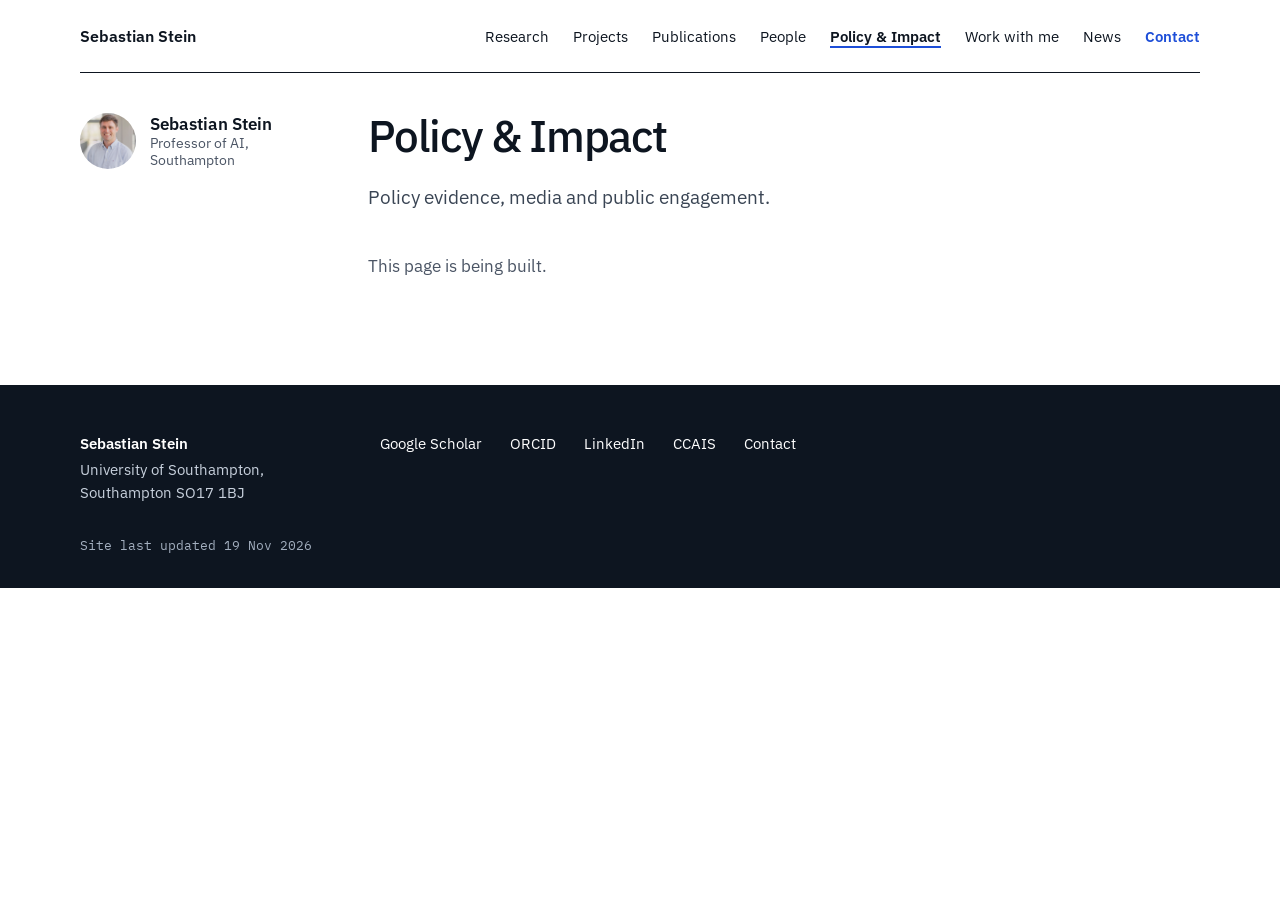
<file: impact/index.html>
<!DOCTYPE html><html lang="en-GB" data-astro-cid-5hce7sga> <head><meta charset="utf-8"><meta name="viewport" content="width=device-width, initial-scale=1"><title>Policy &amp; Impact · Sebastian Stein</title><meta name="description" content="I design AI systems that take people’s needs seriously and help us achieve net zero."><link rel="canonical" href="https://seb-stein.github.io/impact/"><link rel="icon" href="/favicon.svg" type="image/svg+xml"><link rel="sitemap" href="/sitemap-index.xml"><meta property="og:type" content="website"><meta property="og:title" content="Policy &#38; Impact · Sebastian Stein"><meta property="og:description" content="I design AI systems that take people’s needs seriously and help us achieve net zero."><meta property="og:url" content="https://seb-stein.github.io/impact/"><meta property="og:image" content="https://seb-stein.github.io/images/people/sebastian-stein.jpg"><meta name="twitter:card" content="summary"><link rel="stylesheet" href="/_astro/contact.CHBX51bE.css">
<style>.subpage[data-astro-cid-z55koo6h]{display:flex;flex-wrap:wrap;gap:48px;padding-top:40px;padding-bottom:88px;position:relative;z-index:1}.subpage__aside[data-astro-cid-z55koo6h]{flex:1 1 240px;max-width:280px;min-width:0;display:flex;flex-direction:column;gap:28px}.subpage__main[data-astro-cid-z55koo6h]{flex:999 1 600px;min-width:0;display:flex;flex-direction:column;gap:24px}.mini-id[data-astro-cid-z55koo6h]{display:flex;align-items:center;gap:14px;color:var(--ink)}.mini-id[data-astro-cid-z55koo6h]:hover{text-decoration:none}.mini-id[data-astro-cid-z55koo6h] img[data-astro-cid-z55koo6h]{width:56px;height:56px;border-radius:50%;object-fit:cover}.mini-id[data-astro-cid-z55koo6h]>span[data-astro-cid-z55koo6h]{display:flex;flex-direction:column;line-height:1.3}.mini-id__name[data-astro-cid-z55koo6h]{font-weight:600}.mini-id__title[data-astro-cid-z55koo6h]{font-size:13.5px;color:var(--muted)}h1[data-astro-cid-z55koo6h]{margin:0;font-size:44px;line-height:1.05;font-weight:500;letter-spacing:-.03em}.lead[data-astro-cid-z55koo6h]{margin:0;font-size:19px;color:var(--ink-2);max-width:680px}@media(max-width:640px){.subpage__aside[data-astro-cid-z55koo6h]{max-width:none}h1[data-astro-cid-z55koo6h]{font-size:36px}}
</style></head> <body data-astro-cid-5hce7sga> <div class="page" data-astro-cid-5hce7sga>  <header class="site-header container" data-astro-cid-3ef6ksr2> <a class="brand" href="/" data-astro-cid-3ef6ksr2>Sebastian Stein</a> <nav aria-label="Main" data-astro-cid-3ef6ksr2> <a href="/research/" data-astro-cid-3ef6ksr2>Research</a><a href="/projects/" data-astro-cid-3ef6ksr2>Projects</a><a href="/publications/" data-astro-cid-3ef6ksr2>Publications</a><a href="/people/" data-astro-cid-3ef6ksr2>People</a><a href="/impact/" aria-current="page" data-astro-cid-3ef6ksr2>Policy &amp; Impact</a><a href="/work-with-me/" data-astro-cid-3ef6ksr2>Work with me</a><a href="/news/" data-astro-cid-3ef6ksr2>News</a> <a class="nav-contact" href="/contact/" data-astro-cid-3ef6ksr2>Contact</a> </nav> </header>   <div class="container subpage" data-astro-cid-z55koo6h> <aside class="subpage__aside" data-astro-cid-z55koo6h> <a class="mini-id" href="/" data-astro-cid-z55koo6h> <img src="/images/people/sebastian-stein.jpg" alt="" width="56" height="56" data-astro-cid-z55koo6h> <span data-astro-cid-z55koo6h><span class="mini-id__name" data-astro-cid-z55koo6h>Sebastian Stein</span><span class="mini-id__title" data-astro-cid-z55koo6h>Professor of AI, Southampton</span></span> </a>  </aside> <main class="subpage__main" id="main" data-astro-cid-z55koo6h> <h1 data-astro-cid-z55koo6h>Policy &amp; Impact</h1> <p class="lead" data-astro-cid-z55koo6h>Policy evidence, media and public engagement.</p>  <p class="muted">This page is being built.</p>  </main> </div>  </div> <footer class="site-footer" data-astro-cid-sz7xmlte> <div class="container footer-grid" data-astro-cid-sz7xmlte> <div class="footer-id" data-astro-cid-sz7xmlte> <span class="footer-name" data-astro-cid-sz7xmlte>Sebastian Stein</span> <span data-astro-cid-sz7xmlte>University of Southampton, Southampton SO17 1BJ</span> </div> <nav aria-label="Elsewhere" class="footer-links" data-astro-cid-sz7xmlte> <a href="https://scholar.google.com/citations?user=6TuZKj4AAAAJ" data-astro-cid-sz7xmlte>Google Scholar</a><a href="https://orcid.org/0000-0003-2858-8857" data-astro-cid-sz7xmlte>ORCID</a><a href="https://www.linkedin.com/in/sebstein" data-astro-cid-sz7xmlte>LinkedIn</a><a href="https://ccais.ac.uk" data-astro-cid-sz7xmlte>CCAIS</a> <a href="/contact/" data-astro-cid-sz7xmlte>Contact</a> </nav> </div> <div class="container footer-updated mono" data-astro-cid-sz7xmlte>Site last updated 19 Nov 2026</div> </footer>  </body></html>
</file>
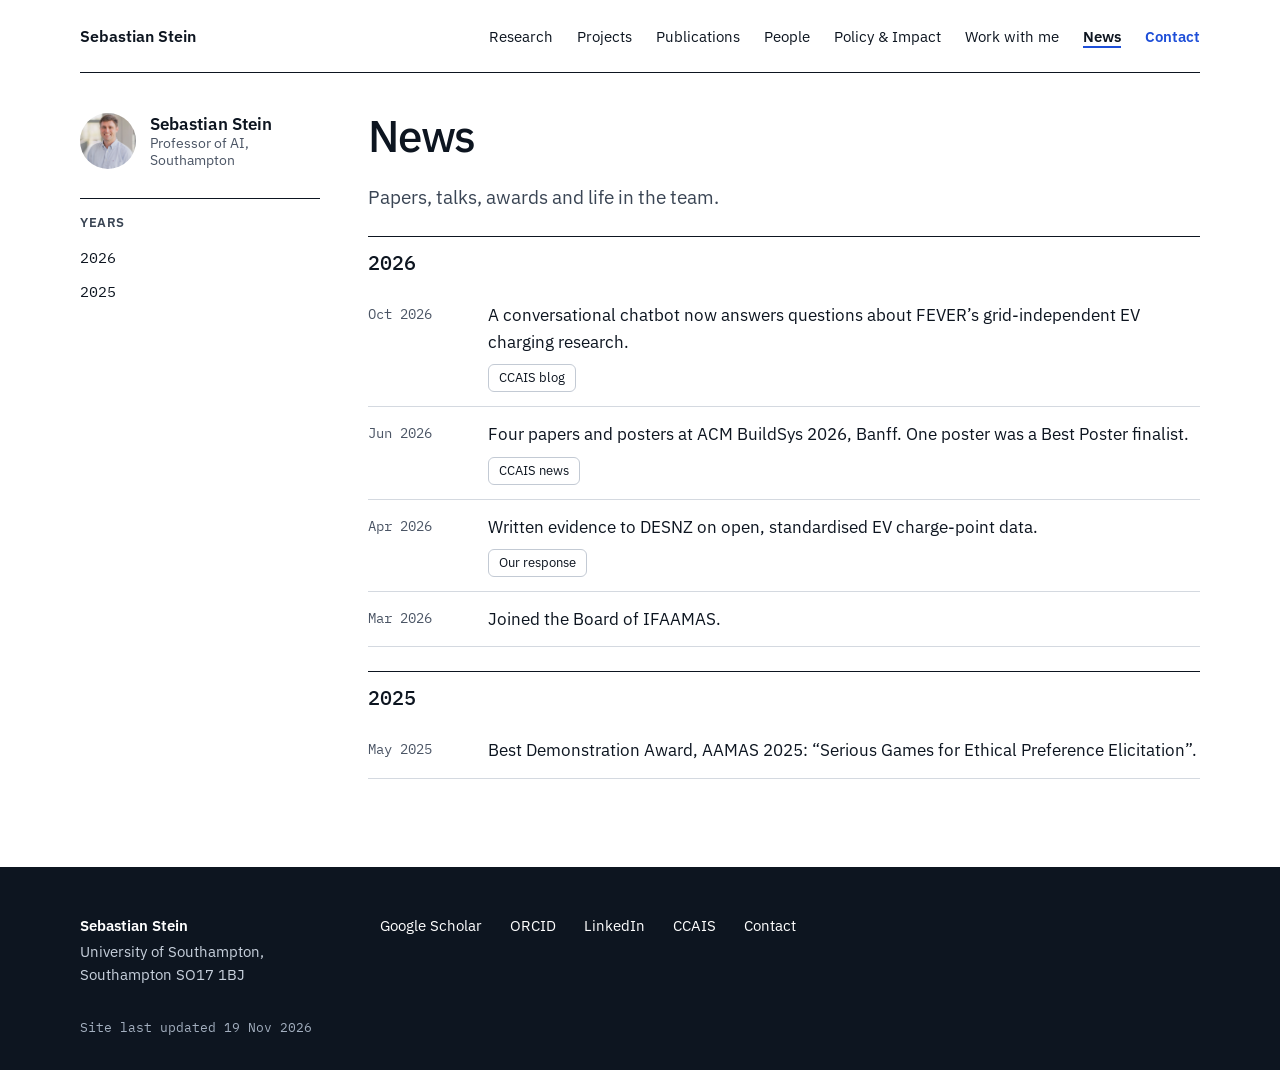
<file: news/index.html>
<!DOCTYPE html><html lang="en-GB" data-astro-cid-5hce7sga> <head><meta charset="utf-8"><meta name="viewport" content="width=device-width, initial-scale=1"><title>News · Sebastian Stein</title><meta name="description" content="I design AI systems that take people’s needs seriously and help us achieve net zero."><link rel="canonical" href="https://seb-stein.github.io/news/"><link rel="icon" href="/favicon.svg" type="image/svg+xml"><link rel="sitemap" href="/sitemap-index.xml"><meta property="og:type" content="website"><meta property="og:title" content="News · Sebastian Stein"><meta property="og:description" content="I design AI systems that take people’s needs seriously and help us achieve net zero."><meta property="og:url" content="https://seb-stein.github.io/news/"><meta property="og:image" content="https://seb-stein.github.io/images/people/sebastian-stein.jpg"><meta name="twitter:card" content="summary"><link rel="stylesheet" href="/_astro/contact.CHBX51bE.css">
<style>.toc[data-astro-cid-5kj6t6lp]{display:flex;flex-direction:column;gap:2px;border-top:1px solid var(--rule-strong);padding-top:14px;font-size:15px}.toc[data-astro-cid-5kj6t6lp] h2[data-astro-cid-5kj6t6lp]{margin:0 0 6px;font-size:13px;font-weight:600;letter-spacing:.04em;text-transform:uppercase;color:var(--ink-2)}.toc[data-astro-cid-5kj6t6lp] a[data-astro-cid-5kj6t6lp]{color:var(--ink);font-family:var(--mono);min-height:32px;display:flex;align-items:center}.year[data-astro-cid-5kj6t6lp]{margin:0;padding:10px 0;border-top:1.5px solid var(--rule-strong);font-size:20px;font-weight:500}.dated__body[data-astro-cid-5kj6t6lp] p{margin:0}
.subpage[data-astro-cid-z55koo6h]{display:flex;flex-wrap:wrap;gap:48px;padding-top:40px;padding-bottom:88px;position:relative;z-index:1}.subpage__aside[data-astro-cid-z55koo6h]{flex:1 1 240px;max-width:280px;min-width:0;display:flex;flex-direction:column;gap:28px}.subpage__main[data-astro-cid-z55koo6h]{flex:999 1 600px;min-width:0;display:flex;flex-direction:column;gap:24px}.mini-id[data-astro-cid-z55koo6h]{display:flex;align-items:center;gap:14px;color:var(--ink)}.mini-id[data-astro-cid-z55koo6h]:hover{text-decoration:none}.mini-id[data-astro-cid-z55koo6h] img[data-astro-cid-z55koo6h]{width:56px;height:56px;border-radius:50%;object-fit:cover}.mini-id[data-astro-cid-z55koo6h]>span[data-astro-cid-z55koo6h]{display:flex;flex-direction:column;line-height:1.3}.mini-id__name[data-astro-cid-z55koo6h]{font-weight:600}.mini-id__title[data-astro-cid-z55koo6h]{font-size:13.5px;color:var(--muted)}h1[data-astro-cid-z55koo6h]{margin:0;font-size:44px;line-height:1.05;font-weight:500;letter-spacing:-.03em}.lead[data-astro-cid-z55koo6h]{margin:0;font-size:19px;color:var(--ink-2);max-width:680px}@media(max-width:640px){.subpage__aside[data-astro-cid-z55koo6h]{max-width:none}h1[data-astro-cid-z55koo6h]{font-size:36px}}
</style></head> <body data-astro-cid-5hce7sga> <div class="page" data-astro-cid-5hce7sga>  <header class="site-header container" data-astro-cid-3ef6ksr2> <a class="brand" href="/" data-astro-cid-3ef6ksr2>Sebastian Stein</a> <nav aria-label="Main" data-astro-cid-3ef6ksr2> <a href="/research/" data-astro-cid-3ef6ksr2>Research</a><a href="/projects/" data-astro-cid-3ef6ksr2>Projects</a><a href="/publications/" data-astro-cid-3ef6ksr2>Publications</a><a href="/people/" data-astro-cid-3ef6ksr2>People</a><a href="/impact/" data-astro-cid-3ef6ksr2>Policy &amp; Impact</a><a href="/work-with-me/" data-astro-cid-3ef6ksr2>Work with me</a><a href="/news/" aria-current="page" data-astro-cid-3ef6ksr2>News</a> <a class="nav-contact" href="/contact/" data-astro-cid-3ef6ksr2>Contact</a> </nav> </header>   <div class="container subpage" data-astro-cid-z55koo6h> <aside class="subpage__aside" data-astro-cid-z55koo6h> <a class="mini-id" href="/" data-astro-cid-z55koo6h> <img src="/images/people/sebastian-stein.jpg" alt="" width="56" height="56" data-astro-cid-z55koo6h> <span data-astro-cid-z55koo6h><span class="mini-id__name" data-astro-cid-z55koo6h>Sebastian Stein</span><span class="mini-id__title" data-astro-cid-z55koo6h>Professor of AI, Southampton</span></span> </a> <nav aria-label="Years" class="toc" data-astro-cid-5kj6t6lp> <h2 data-astro-cid-5kj6t6lp>Years</h2> <a href="#y2026" data-astro-cid-5kj6t6lp>2026</a><a href="#y2025" data-astro-cid-5kj6t6lp>2025</a> </nav> </aside> <main class="subpage__main" id="main" data-astro-cid-z55koo6h> <h1 data-astro-cid-z55koo6h>News</h1> <p class="lead" data-astro-cid-z55koo6h>Papers, talks, awards and life in the team.</p>   <section id="y2026" data-astro-cid-5kj6t6lp> <h2 class="year mono" data-astro-cid-5kj6t6lp>2026</h2> <article class="dated" data-astro-cid-5kj6t6lp> <span class="dated__date" data-astro-cid-5kj6t6lp>Oct 2026</span> <div class="dated__body" data-astro-cid-5kj6t6lp><p>A conversational chatbot now answers questions about FEVER’s grid-independent EV charging research.</p><ul class="pills"><li><a class="pill" href="https://ccais.ac.uk/uncategorised/fever-chatbot/">CCAIS blog</a></li></ul></div> </article><article class="dated" data-astro-cid-5kj6t6lp> <span class="dated__date" data-astro-cid-5kj6t6lp>Jun 2026</span> <div class="dated__body" data-astro-cid-5kj6t6lp><p>Four papers and posters at ACM BuildSys 2026, Banff. One poster was a Best Poster finalist.</p><ul class="pills"><li><a class="pill" href="https://ccais.ac.uk/latest-news/ccais-at-buildsys-2026/">CCAIS news</a></li></ul></div> </article><article class="dated" data-astro-cid-5kj6t6lp> <span class="dated__date" data-astro-cid-5kj6t6lp>Apr 2026</span> <div class="dated__body" data-astro-cid-5kj6t6lp><p>Written evidence to DESNZ on open, standardised EV charge-point data.</p><ul class="pills"><li><a class="pill" href="https://www.southampton.ac.uk/publicpolicy/data_for_AI_in_the_energy_system_2_Arcanjo.page">Our response</a></li></ul></div> </article><article class="dated" data-astro-cid-5kj6t6lp> <span class="dated__date" data-astro-cid-5kj6t6lp>Mar 2026</span> <div class="dated__body" data-astro-cid-5kj6t6lp><p>Joined the Board of IFAAMAS.</p></div> </article> </section><section id="y2025" data-astro-cid-5kj6t6lp> <h2 class="year mono" data-astro-cid-5kj6t6lp>2025</h2> <article class="dated" data-astro-cid-5kj6t6lp> <span class="dated__date" data-astro-cid-5kj6t6lp>May 2025</span> <div class="dated__body" data-astro-cid-5kj6t6lp><p>Best Demonstration Award, AAMAS 2025: “Serious Games for Ethical Preference Elicitation”.</p></div> </article> </section> </main> </div>  </div> <footer class="site-footer" data-astro-cid-sz7xmlte> <div class="container footer-grid" data-astro-cid-sz7xmlte> <div class="footer-id" data-astro-cid-sz7xmlte> <span class="footer-name" data-astro-cid-sz7xmlte>Sebastian Stein</span> <span data-astro-cid-sz7xmlte>University of Southampton, Southampton SO17 1BJ</span> </div> <nav aria-label="Elsewhere" class="footer-links" data-astro-cid-sz7xmlte> <a href="https://scholar.google.com/citations?user=6TuZKj4AAAAJ" data-astro-cid-sz7xmlte>Google Scholar</a><a href="https://orcid.org/0000-0003-2858-8857" data-astro-cid-sz7xmlte>ORCID</a><a href="https://www.linkedin.com/in/sebstein" data-astro-cid-sz7xmlte>LinkedIn</a><a href="https://ccais.ac.uk" data-astro-cid-sz7xmlte>CCAIS</a> <a href="/contact/" data-astro-cid-sz7xmlte>Contact</a> </nav> </div> <div class="container footer-updated mono" data-astro-cid-sz7xmlte>Site last updated 19 Nov 2026</div> </footer>  </body></html>
</file>
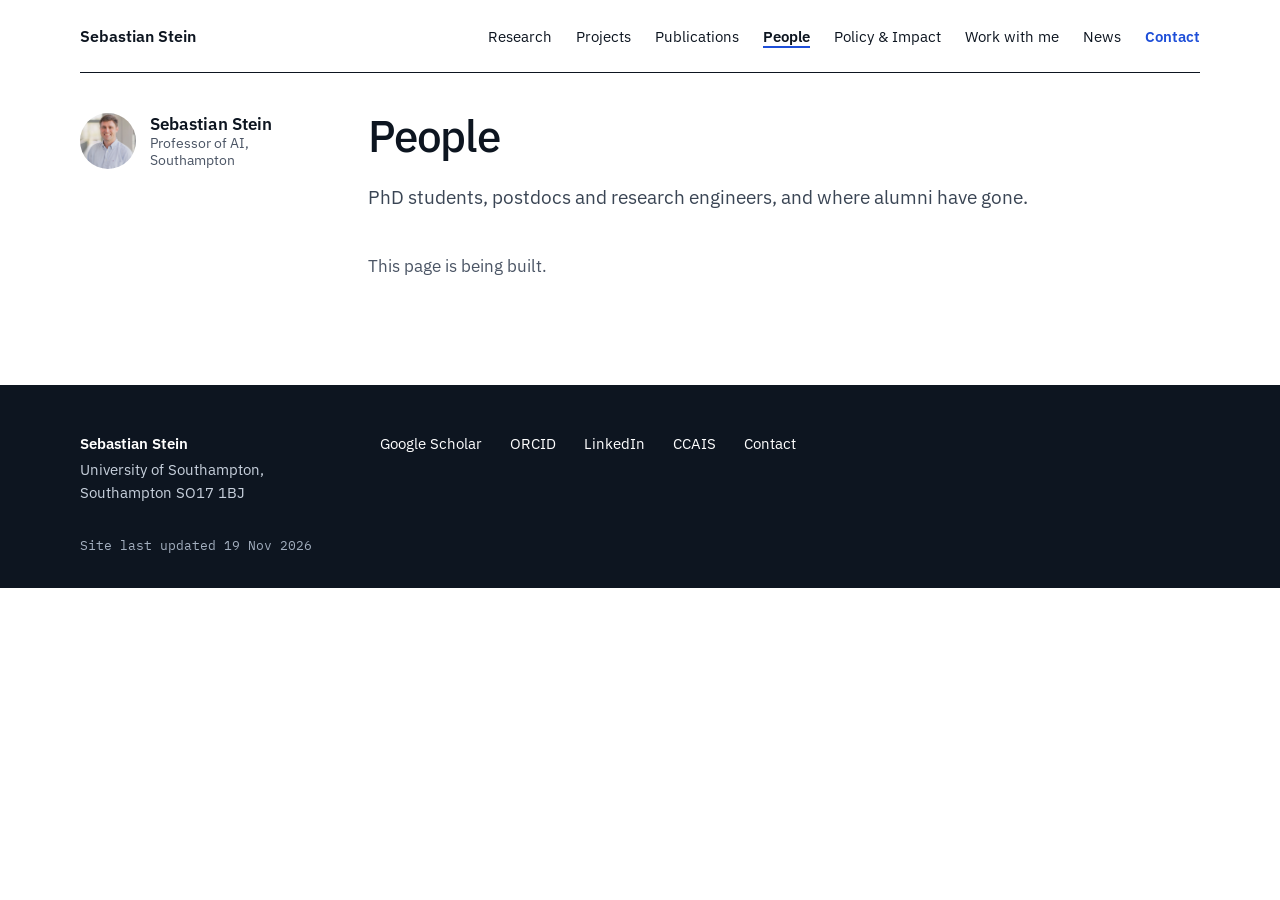
<file: people/index.html>
<!DOCTYPE html><html lang="en-GB" data-astro-cid-5hce7sga> <head><meta charset="utf-8"><meta name="viewport" content="width=device-width, initial-scale=1"><title>People · Sebastian Stein</title><meta name="description" content="I design AI systems that take people’s needs seriously and help us achieve net zero."><link rel="canonical" href="https://seb-stein.github.io/people/"><link rel="icon" href="/favicon.svg" type="image/svg+xml"><link rel="sitemap" href="/sitemap-index.xml"><meta property="og:type" content="website"><meta property="og:title" content="People · Sebastian Stein"><meta property="og:description" content="I design AI systems that take people’s needs seriously and help us achieve net zero."><meta property="og:url" content="https://seb-stein.github.io/people/"><meta property="og:image" content="https://seb-stein.github.io/images/people/sebastian-stein.jpg"><meta name="twitter:card" content="summary"><link rel="stylesheet" href="/_astro/contact.CHBX51bE.css">
<style>.subpage[data-astro-cid-z55koo6h]{display:flex;flex-wrap:wrap;gap:48px;padding-top:40px;padding-bottom:88px;position:relative;z-index:1}.subpage__aside[data-astro-cid-z55koo6h]{flex:1 1 240px;max-width:280px;min-width:0;display:flex;flex-direction:column;gap:28px}.subpage__main[data-astro-cid-z55koo6h]{flex:999 1 600px;min-width:0;display:flex;flex-direction:column;gap:24px}.mini-id[data-astro-cid-z55koo6h]{display:flex;align-items:center;gap:14px;color:var(--ink)}.mini-id[data-astro-cid-z55koo6h]:hover{text-decoration:none}.mini-id[data-astro-cid-z55koo6h] img[data-astro-cid-z55koo6h]{width:56px;height:56px;border-radius:50%;object-fit:cover}.mini-id[data-astro-cid-z55koo6h]>span[data-astro-cid-z55koo6h]{display:flex;flex-direction:column;line-height:1.3}.mini-id__name[data-astro-cid-z55koo6h]{font-weight:600}.mini-id__title[data-astro-cid-z55koo6h]{font-size:13.5px;color:var(--muted)}h1[data-astro-cid-z55koo6h]{margin:0;font-size:44px;line-height:1.05;font-weight:500;letter-spacing:-.03em}.lead[data-astro-cid-z55koo6h]{margin:0;font-size:19px;color:var(--ink-2);max-width:680px}@media(max-width:640px){.subpage__aside[data-astro-cid-z55koo6h]{max-width:none}h1[data-astro-cid-z55koo6h]{font-size:36px}}
</style></head> <body data-astro-cid-5hce7sga> <div class="page" data-astro-cid-5hce7sga>  <header class="site-header container" data-astro-cid-3ef6ksr2> <a class="brand" href="/" data-astro-cid-3ef6ksr2>Sebastian Stein</a> <nav aria-label="Main" data-astro-cid-3ef6ksr2> <a href="/research/" data-astro-cid-3ef6ksr2>Research</a><a href="/projects/" data-astro-cid-3ef6ksr2>Projects</a><a href="/publications/" data-astro-cid-3ef6ksr2>Publications</a><a href="/people/" aria-current="page" data-astro-cid-3ef6ksr2>People</a><a href="/impact/" data-astro-cid-3ef6ksr2>Policy &amp; Impact</a><a href="/work-with-me/" data-astro-cid-3ef6ksr2>Work with me</a><a href="/news/" data-astro-cid-3ef6ksr2>News</a> <a class="nav-contact" href="/contact/" data-astro-cid-3ef6ksr2>Contact</a> </nav> </header>   <div class="container subpage" data-astro-cid-z55koo6h> <aside class="subpage__aside" data-astro-cid-z55koo6h> <a class="mini-id" href="/" data-astro-cid-z55koo6h> <img src="/images/people/sebastian-stein.jpg" alt="" width="56" height="56" data-astro-cid-z55koo6h> <span data-astro-cid-z55koo6h><span class="mini-id__name" data-astro-cid-z55koo6h>Sebastian Stein</span><span class="mini-id__title" data-astro-cid-z55koo6h>Professor of AI, Southampton</span></span> </a>  </aside> <main class="subpage__main" id="main" data-astro-cid-z55koo6h> <h1 data-astro-cid-z55koo6h>People</h1> <p class="lead" data-astro-cid-z55koo6h>PhD students, postdocs and research engineers, and where alumni have gone.</p>  <p class="muted">This page is being built.</p>  </main> </div>  </div> <footer class="site-footer" data-astro-cid-sz7xmlte> <div class="container footer-grid" data-astro-cid-sz7xmlte> <div class="footer-id" data-astro-cid-sz7xmlte> <span class="footer-name" data-astro-cid-sz7xmlte>Sebastian Stein</span> <span data-astro-cid-sz7xmlte>University of Southampton, Southampton SO17 1BJ</span> </div> <nav aria-label="Elsewhere" class="footer-links" data-astro-cid-sz7xmlte> <a href="https://scholar.google.com/citations?user=6TuZKj4AAAAJ" data-astro-cid-sz7xmlte>Google Scholar</a><a href="https://orcid.org/0000-0003-2858-8857" data-astro-cid-sz7xmlte>ORCID</a><a href="https://www.linkedin.com/in/sebstein" data-astro-cid-sz7xmlte>LinkedIn</a><a href="https://ccais.ac.uk" data-astro-cid-sz7xmlte>CCAIS</a> <a href="/contact/" data-astro-cid-sz7xmlte>Contact</a> </nav> </div> <div class="container footer-updated mono" data-astro-cid-sz7xmlte>Site last updated 19 Nov 2026</div> </footer>  </body></html>
</file>
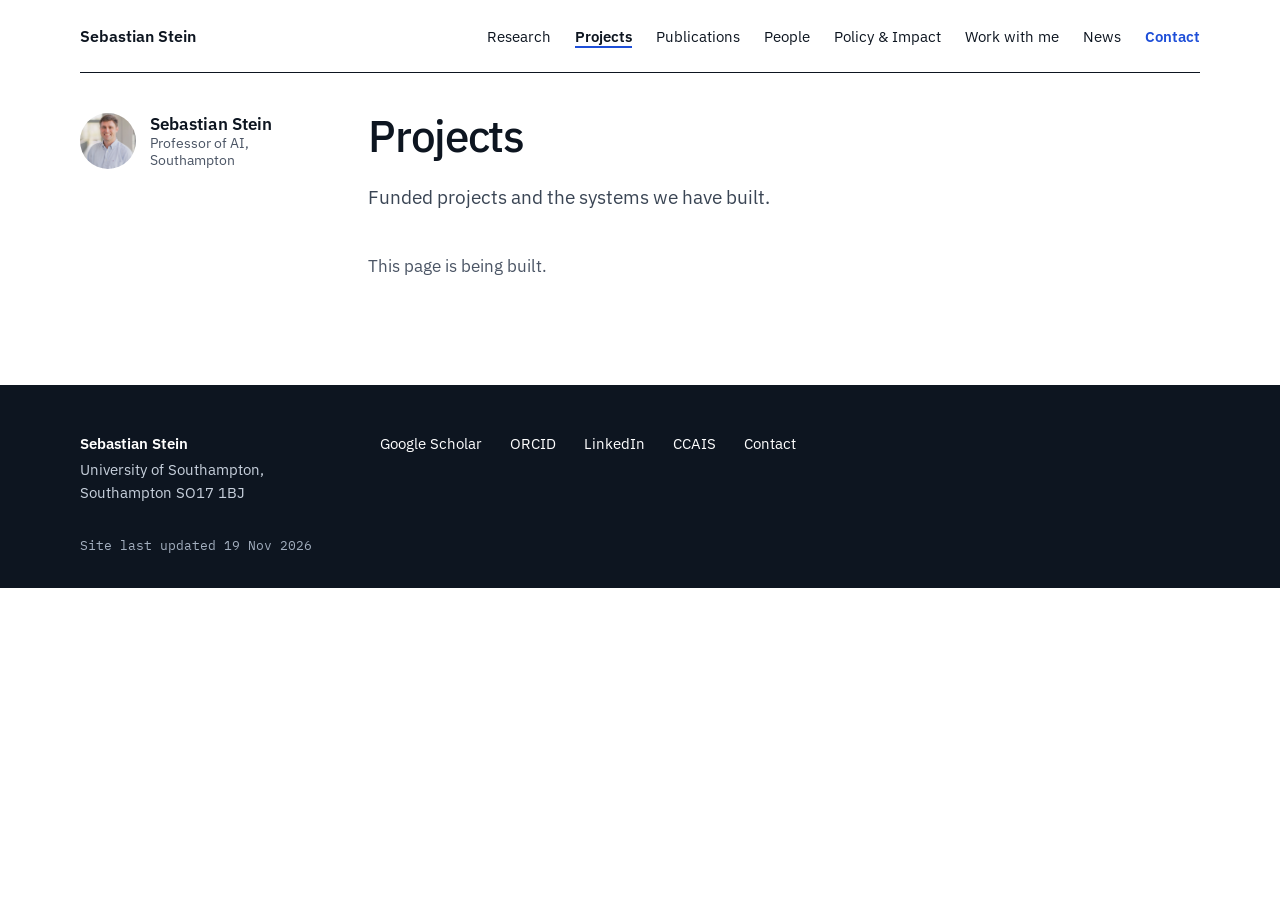
<file: projects/index.html>
<!DOCTYPE html><html lang="en-GB" data-astro-cid-5hce7sga> <head><meta charset="utf-8"><meta name="viewport" content="width=device-width, initial-scale=1"><title>Projects · Sebastian Stein</title><meta name="description" content="I design AI systems that take people’s needs seriously and help us achieve net zero."><link rel="canonical" href="https://seb-stein.github.io/projects/"><link rel="icon" href="/favicon.svg" type="image/svg+xml"><link rel="sitemap" href="/sitemap-index.xml"><meta property="og:type" content="website"><meta property="og:title" content="Projects · Sebastian Stein"><meta property="og:description" content="I design AI systems that take people’s needs seriously and help us achieve net zero."><meta property="og:url" content="https://seb-stein.github.io/projects/"><meta property="og:image" content="https://seb-stein.github.io/images/people/sebastian-stein.jpg"><meta name="twitter:card" content="summary"><link rel="stylesheet" href="/_astro/contact.CHBX51bE.css">
<style>.subpage[data-astro-cid-z55koo6h]{display:flex;flex-wrap:wrap;gap:48px;padding-top:40px;padding-bottom:88px;position:relative;z-index:1}.subpage__aside[data-astro-cid-z55koo6h]{flex:1 1 240px;max-width:280px;min-width:0;display:flex;flex-direction:column;gap:28px}.subpage__main[data-astro-cid-z55koo6h]{flex:999 1 600px;min-width:0;display:flex;flex-direction:column;gap:24px}.mini-id[data-astro-cid-z55koo6h]{display:flex;align-items:center;gap:14px;color:var(--ink)}.mini-id[data-astro-cid-z55koo6h]:hover{text-decoration:none}.mini-id[data-astro-cid-z55koo6h] img[data-astro-cid-z55koo6h]{width:56px;height:56px;border-radius:50%;object-fit:cover}.mini-id[data-astro-cid-z55koo6h]>span[data-astro-cid-z55koo6h]{display:flex;flex-direction:column;line-height:1.3}.mini-id__name[data-astro-cid-z55koo6h]{font-weight:600}.mini-id__title[data-astro-cid-z55koo6h]{font-size:13.5px;color:var(--muted)}h1[data-astro-cid-z55koo6h]{margin:0;font-size:44px;line-height:1.05;font-weight:500;letter-spacing:-.03em}.lead[data-astro-cid-z55koo6h]{margin:0;font-size:19px;color:var(--ink-2);max-width:680px}@media(max-width:640px){.subpage__aside[data-astro-cid-z55koo6h]{max-width:none}h1[data-astro-cid-z55koo6h]{font-size:36px}}
</style></head> <body data-astro-cid-5hce7sga> <div class="page" data-astro-cid-5hce7sga>  <header class="site-header container" data-astro-cid-3ef6ksr2> <a class="brand" href="/" data-astro-cid-3ef6ksr2>Sebastian Stein</a> <nav aria-label="Main" data-astro-cid-3ef6ksr2> <a href="/research/" data-astro-cid-3ef6ksr2>Research</a><a href="/projects/" aria-current="page" data-astro-cid-3ef6ksr2>Projects</a><a href="/publications/" data-astro-cid-3ef6ksr2>Publications</a><a href="/people/" data-astro-cid-3ef6ksr2>People</a><a href="/impact/" data-astro-cid-3ef6ksr2>Policy &amp; Impact</a><a href="/work-with-me/" data-astro-cid-3ef6ksr2>Work with me</a><a href="/news/" data-astro-cid-3ef6ksr2>News</a> <a class="nav-contact" href="/contact/" data-astro-cid-3ef6ksr2>Contact</a> </nav> </header>   <div class="container subpage" data-astro-cid-z55koo6h> <aside class="subpage__aside" data-astro-cid-z55koo6h> <a class="mini-id" href="/" data-astro-cid-z55koo6h> <img src="/images/people/sebastian-stein.jpg" alt="" width="56" height="56" data-astro-cid-z55koo6h> <span data-astro-cid-z55koo6h><span class="mini-id__name" data-astro-cid-z55koo6h>Sebastian Stein</span><span class="mini-id__title" data-astro-cid-z55koo6h>Professor of AI, Southampton</span></span> </a>  </aside> <main class="subpage__main" id="main" data-astro-cid-z55koo6h> <h1 data-astro-cid-z55koo6h>Projects</h1> <p class="lead" data-astro-cid-z55koo6h>Funded projects and the systems we have built.</p>  <p class="muted">This page is being built.</p>  </main> </div>  </div> <footer class="site-footer" data-astro-cid-sz7xmlte> <div class="container footer-grid" data-astro-cid-sz7xmlte> <div class="footer-id" data-astro-cid-sz7xmlte> <span class="footer-name" data-astro-cid-sz7xmlte>Sebastian Stein</span> <span data-astro-cid-sz7xmlte>University of Southampton, Southampton SO17 1BJ</span> </div> <nav aria-label="Elsewhere" class="footer-links" data-astro-cid-sz7xmlte> <a href="https://scholar.google.com/citations?user=6TuZKj4AAAAJ" data-astro-cid-sz7xmlte>Google Scholar</a><a href="https://orcid.org/0000-0003-2858-8857" data-astro-cid-sz7xmlte>ORCID</a><a href="https://www.linkedin.com/in/sebstein" data-astro-cid-sz7xmlte>LinkedIn</a><a href="https://ccais.ac.uk" data-astro-cid-sz7xmlte>CCAIS</a> <a href="/contact/" data-astro-cid-sz7xmlte>Contact</a> </nav> </div> <div class="container footer-updated mono" data-astro-cid-sz7xmlte>Site last updated 19 Nov 2026</div> </footer>  </body></html>
</file>
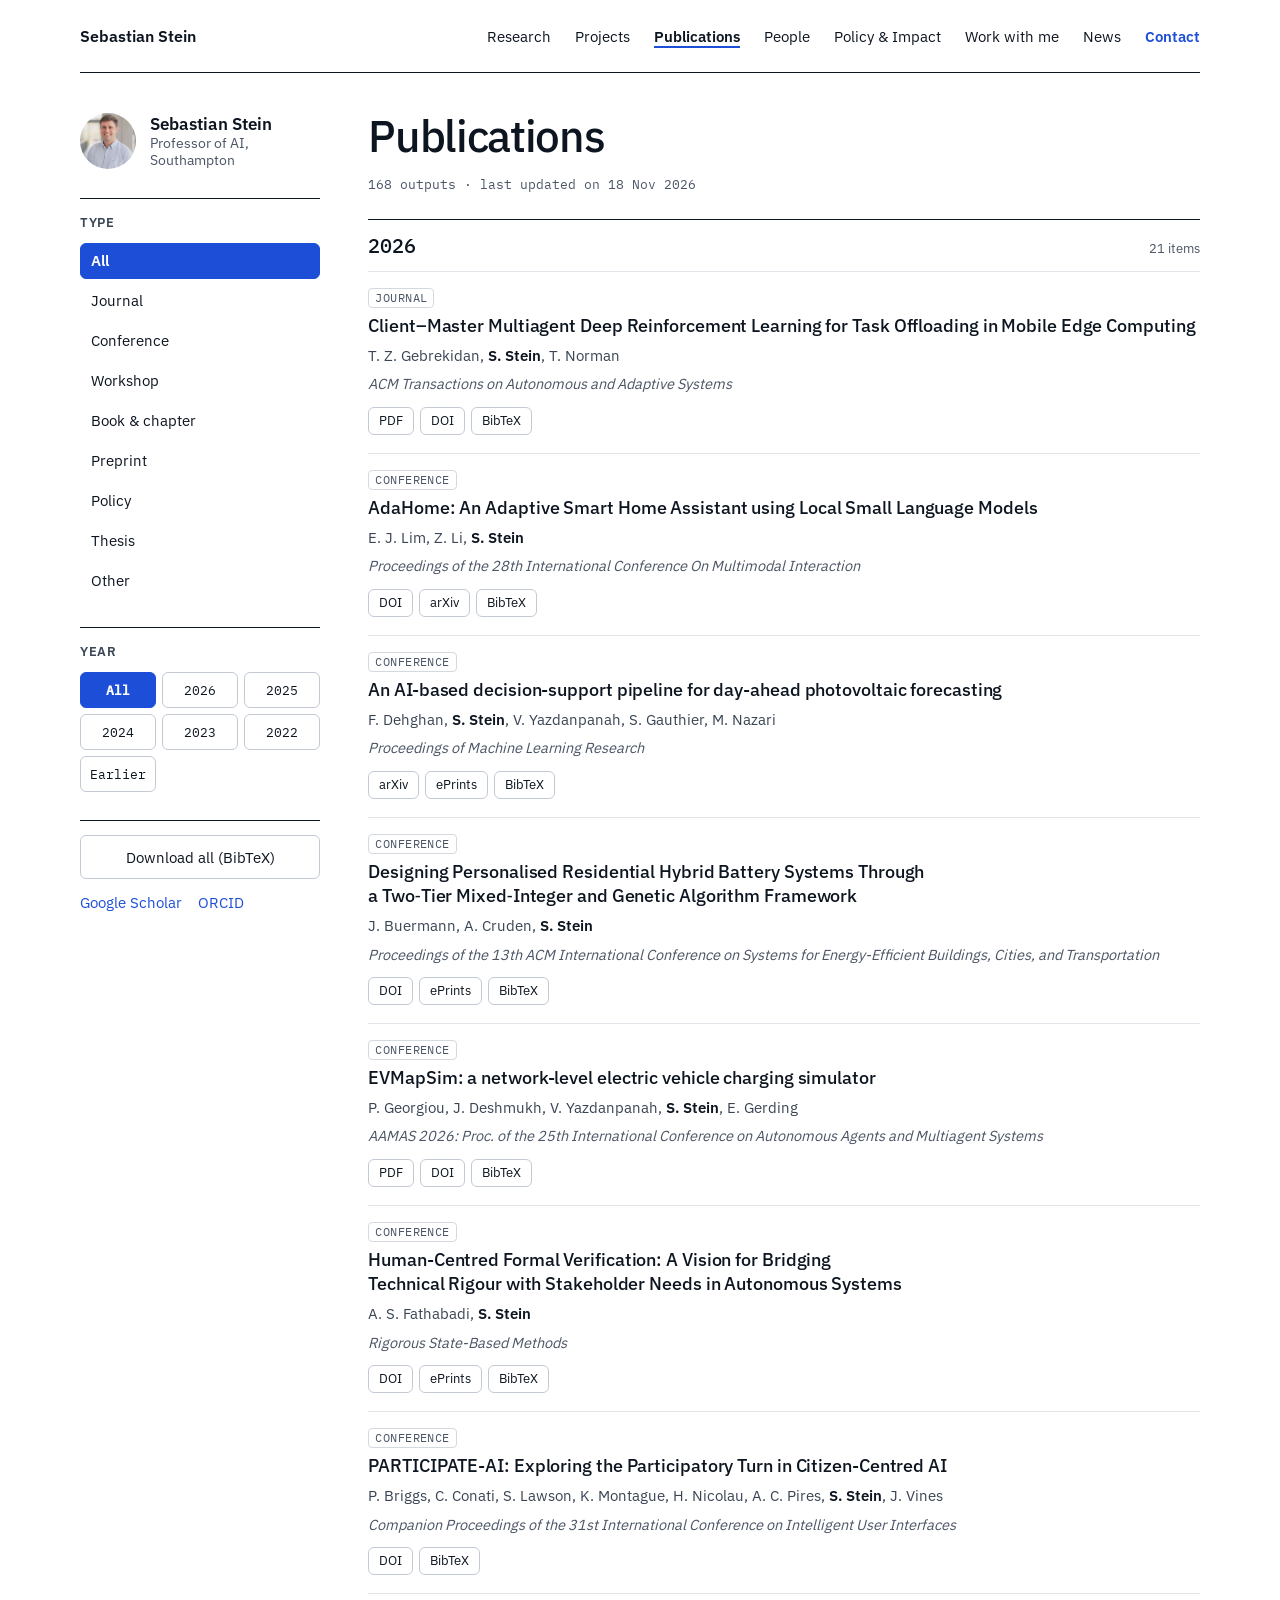
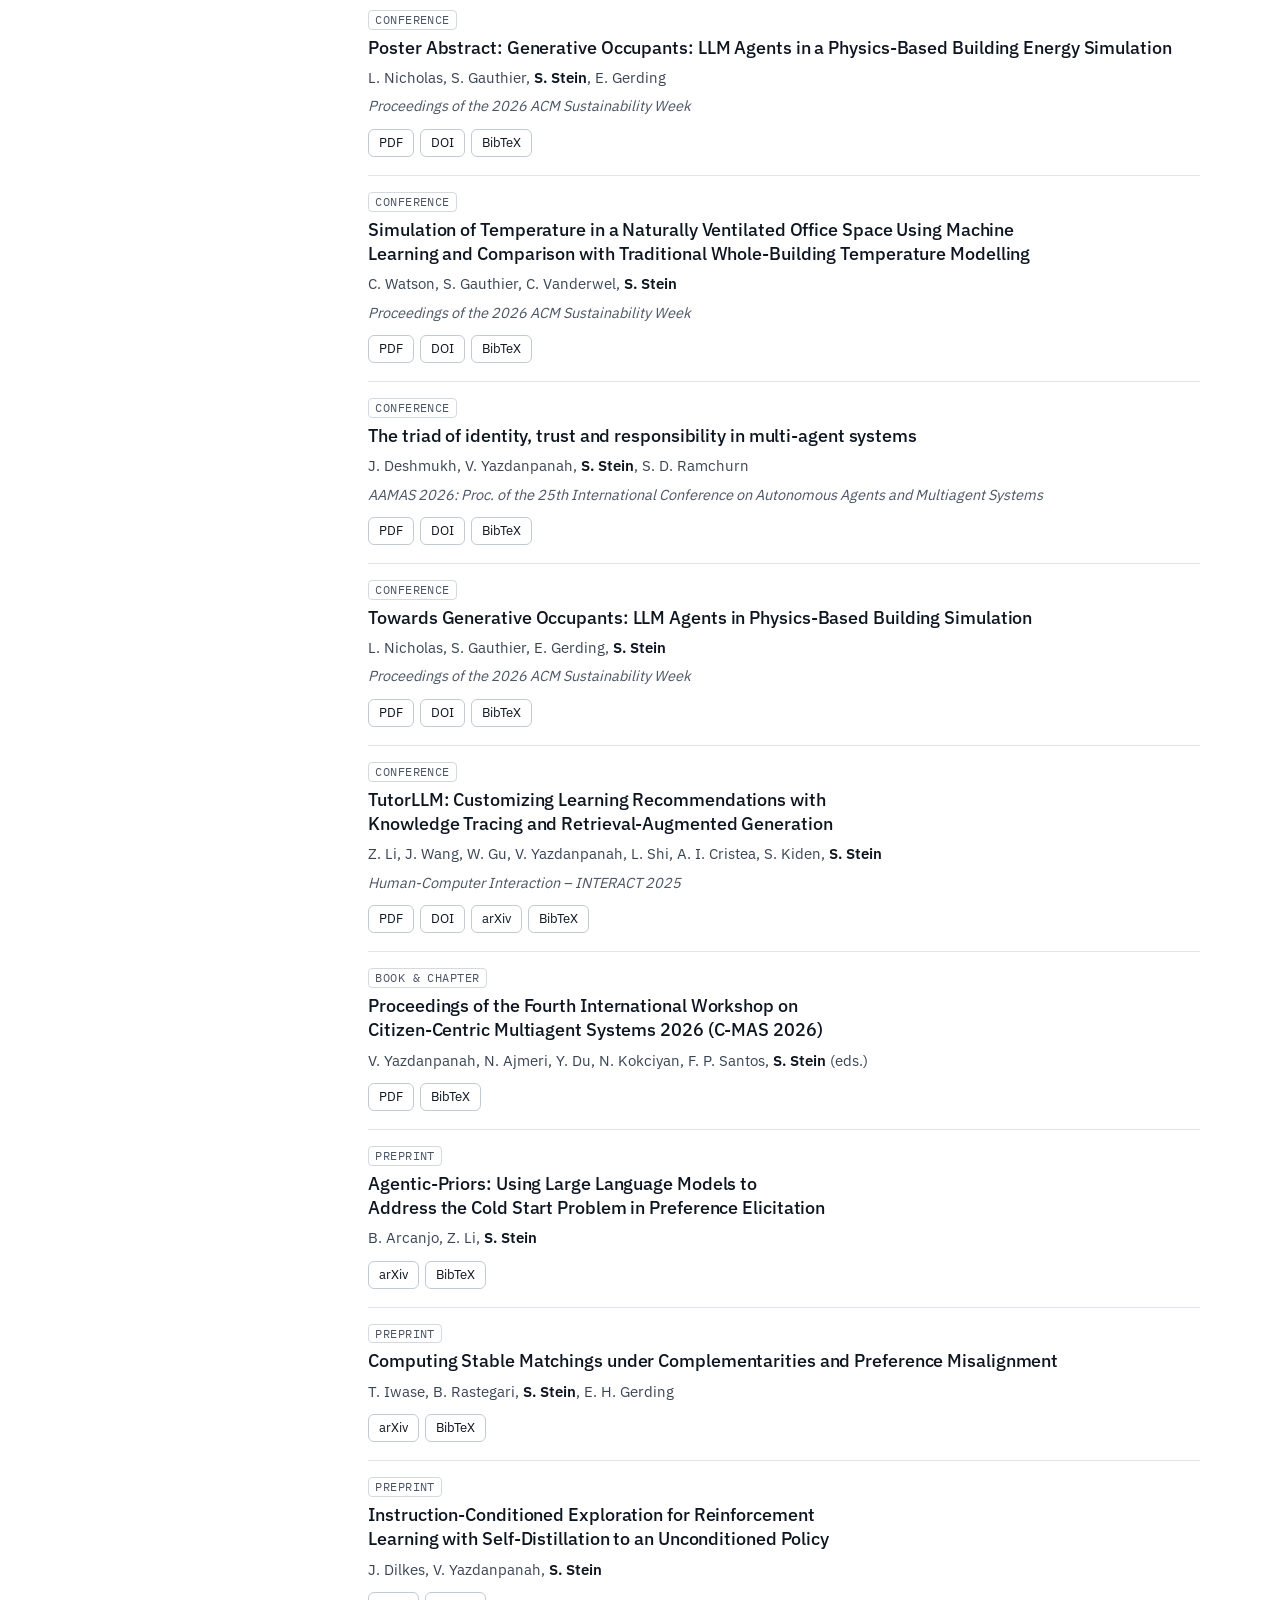
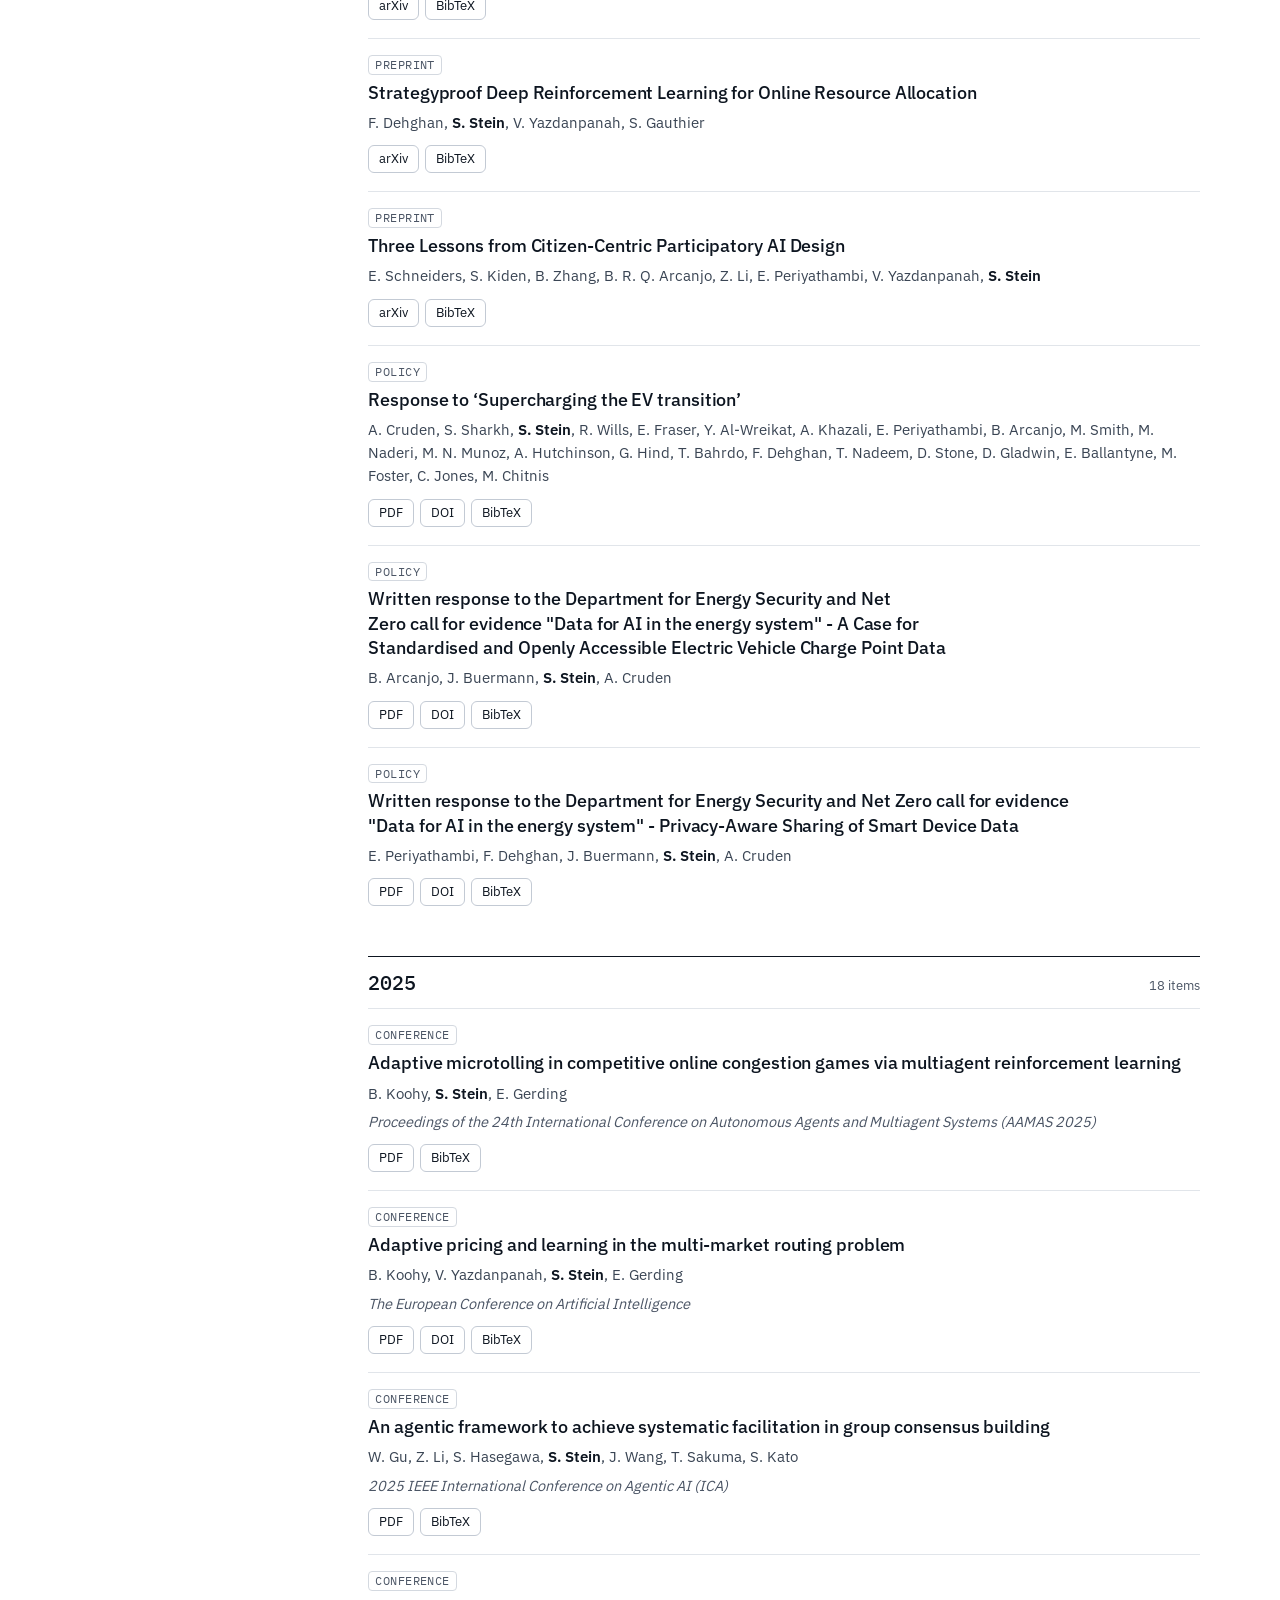
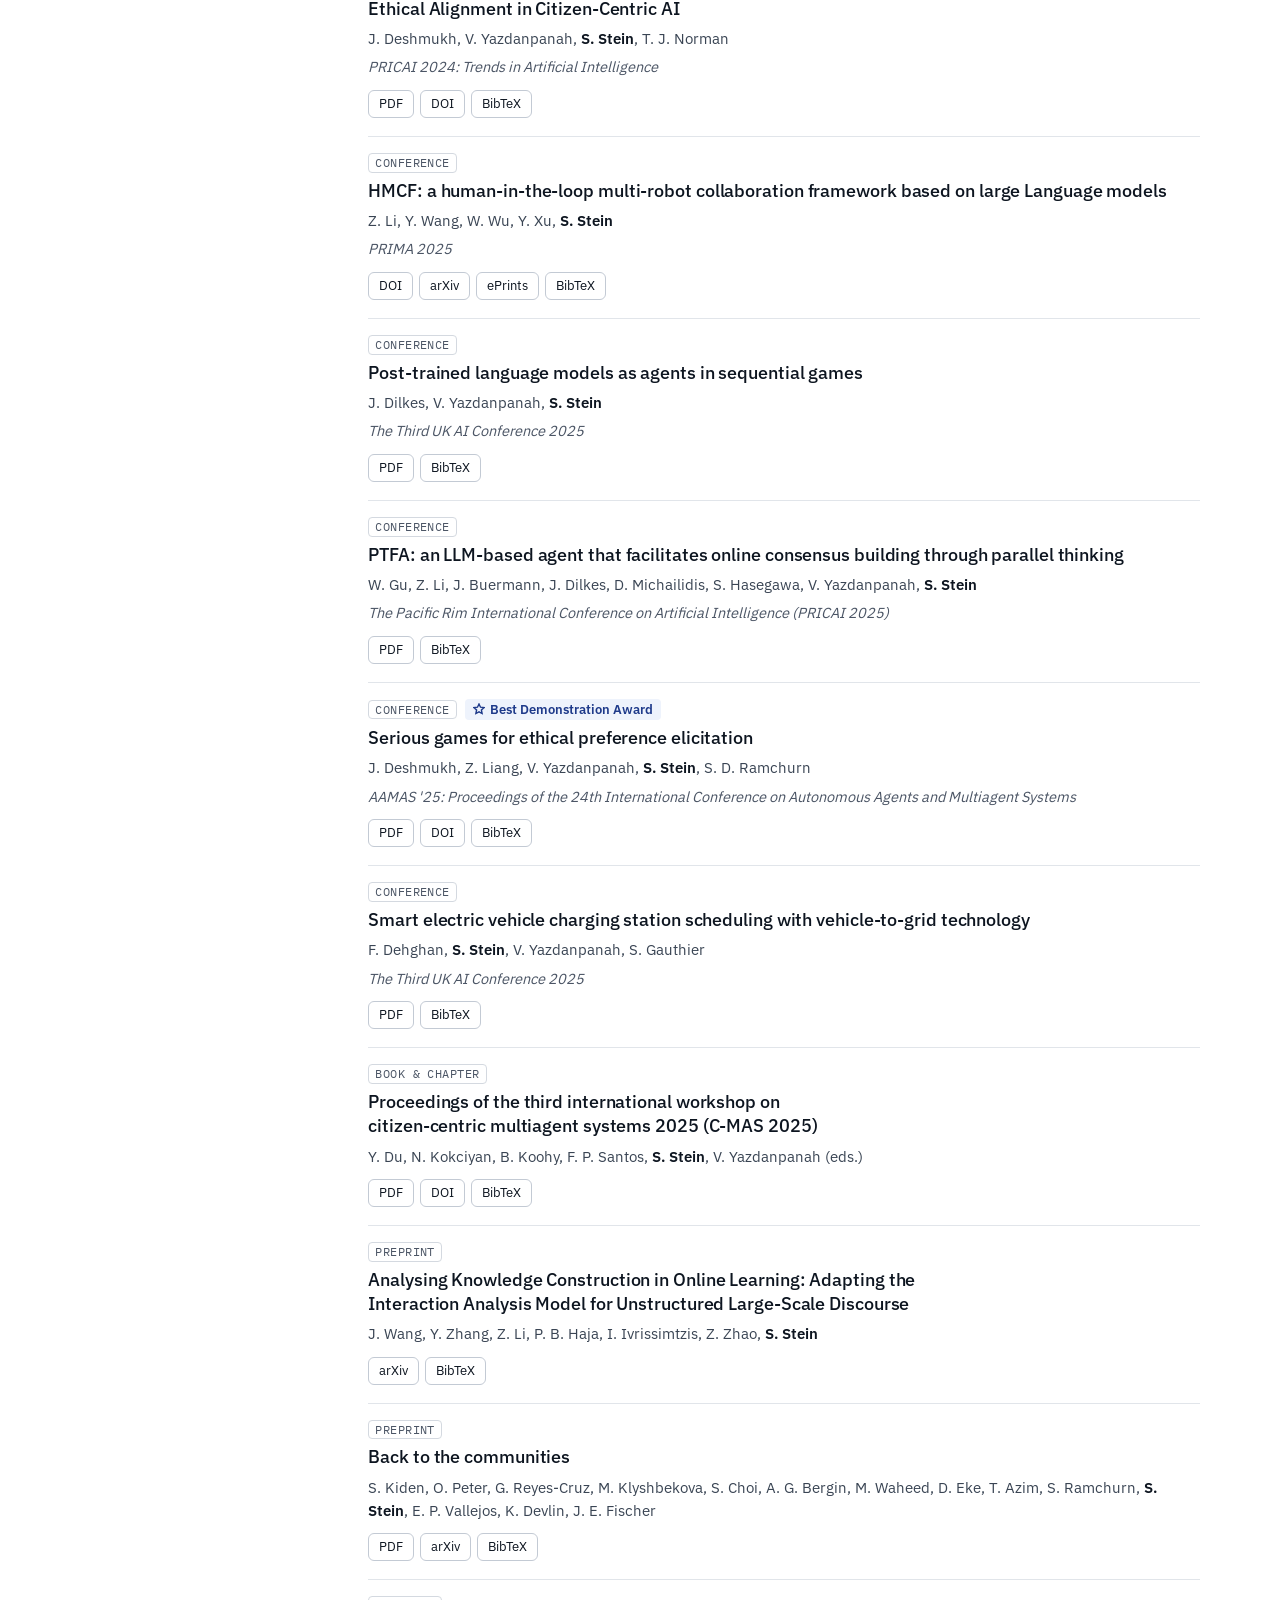
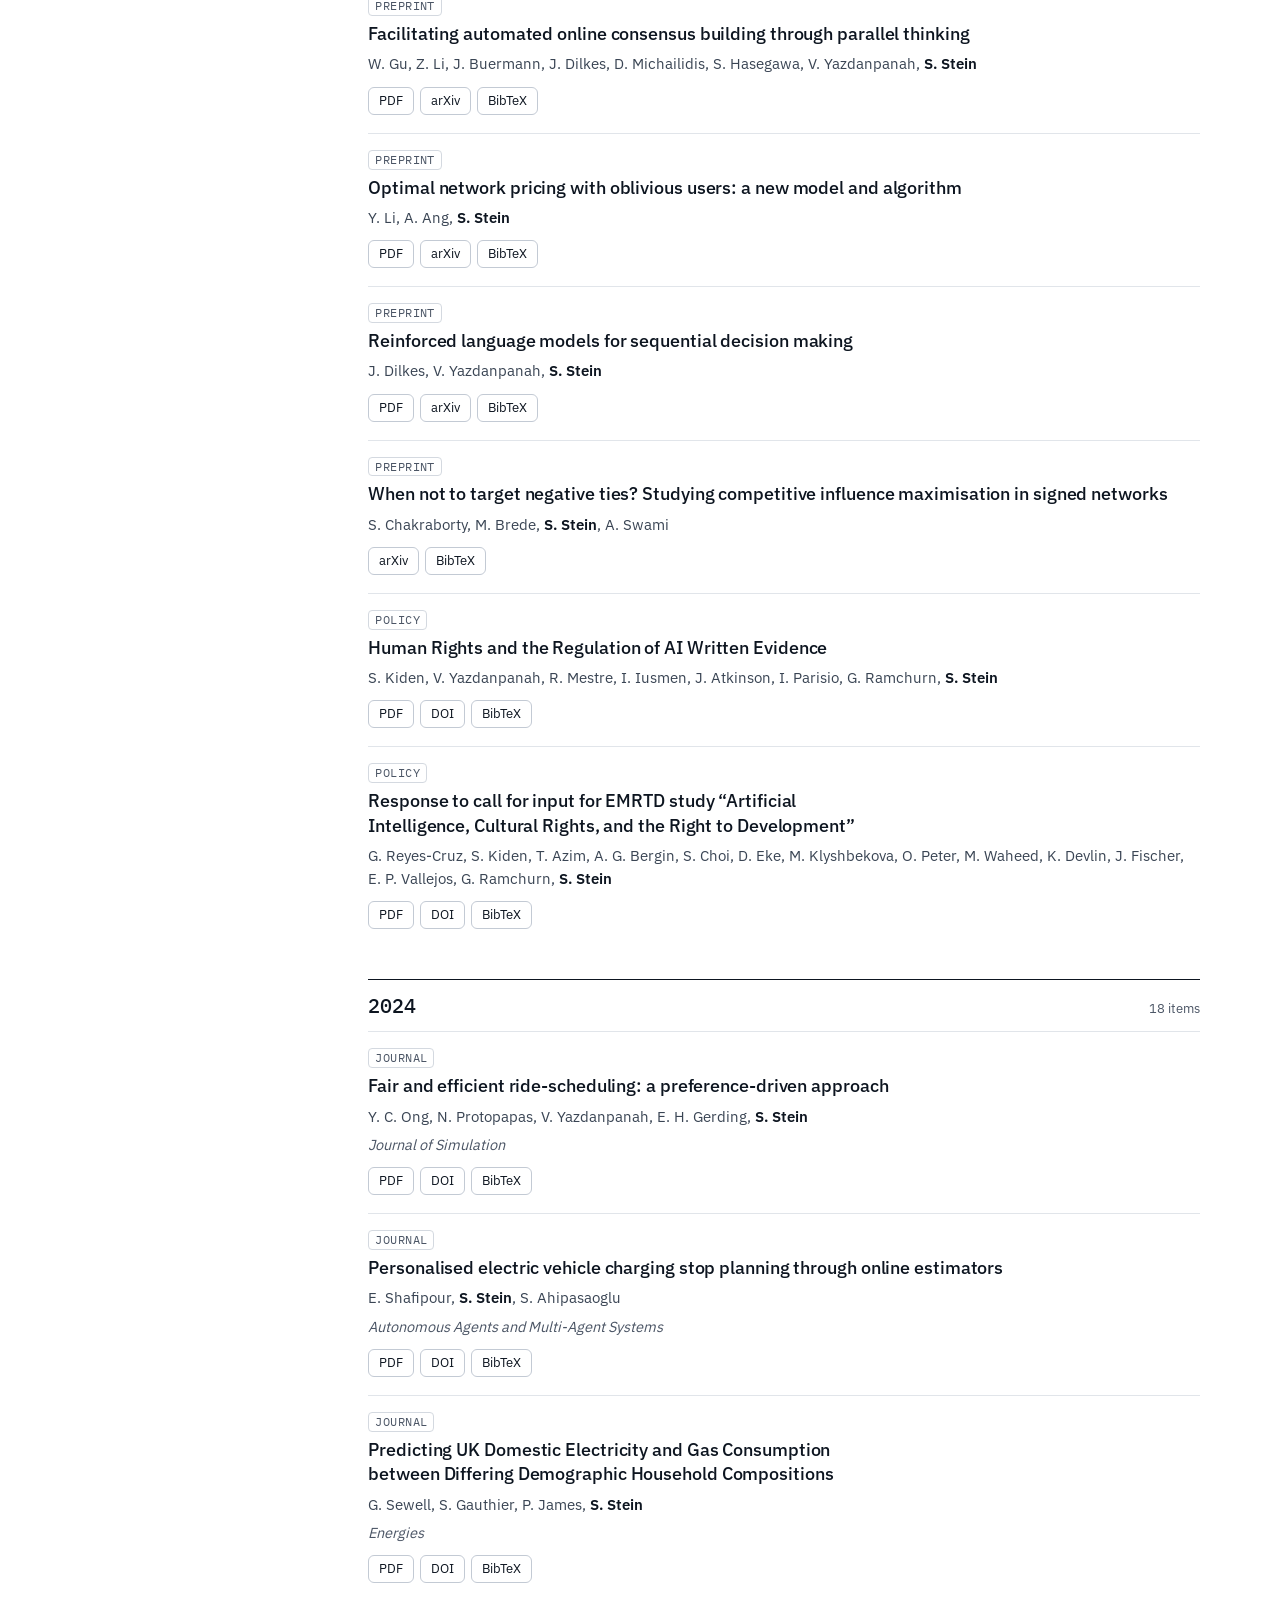
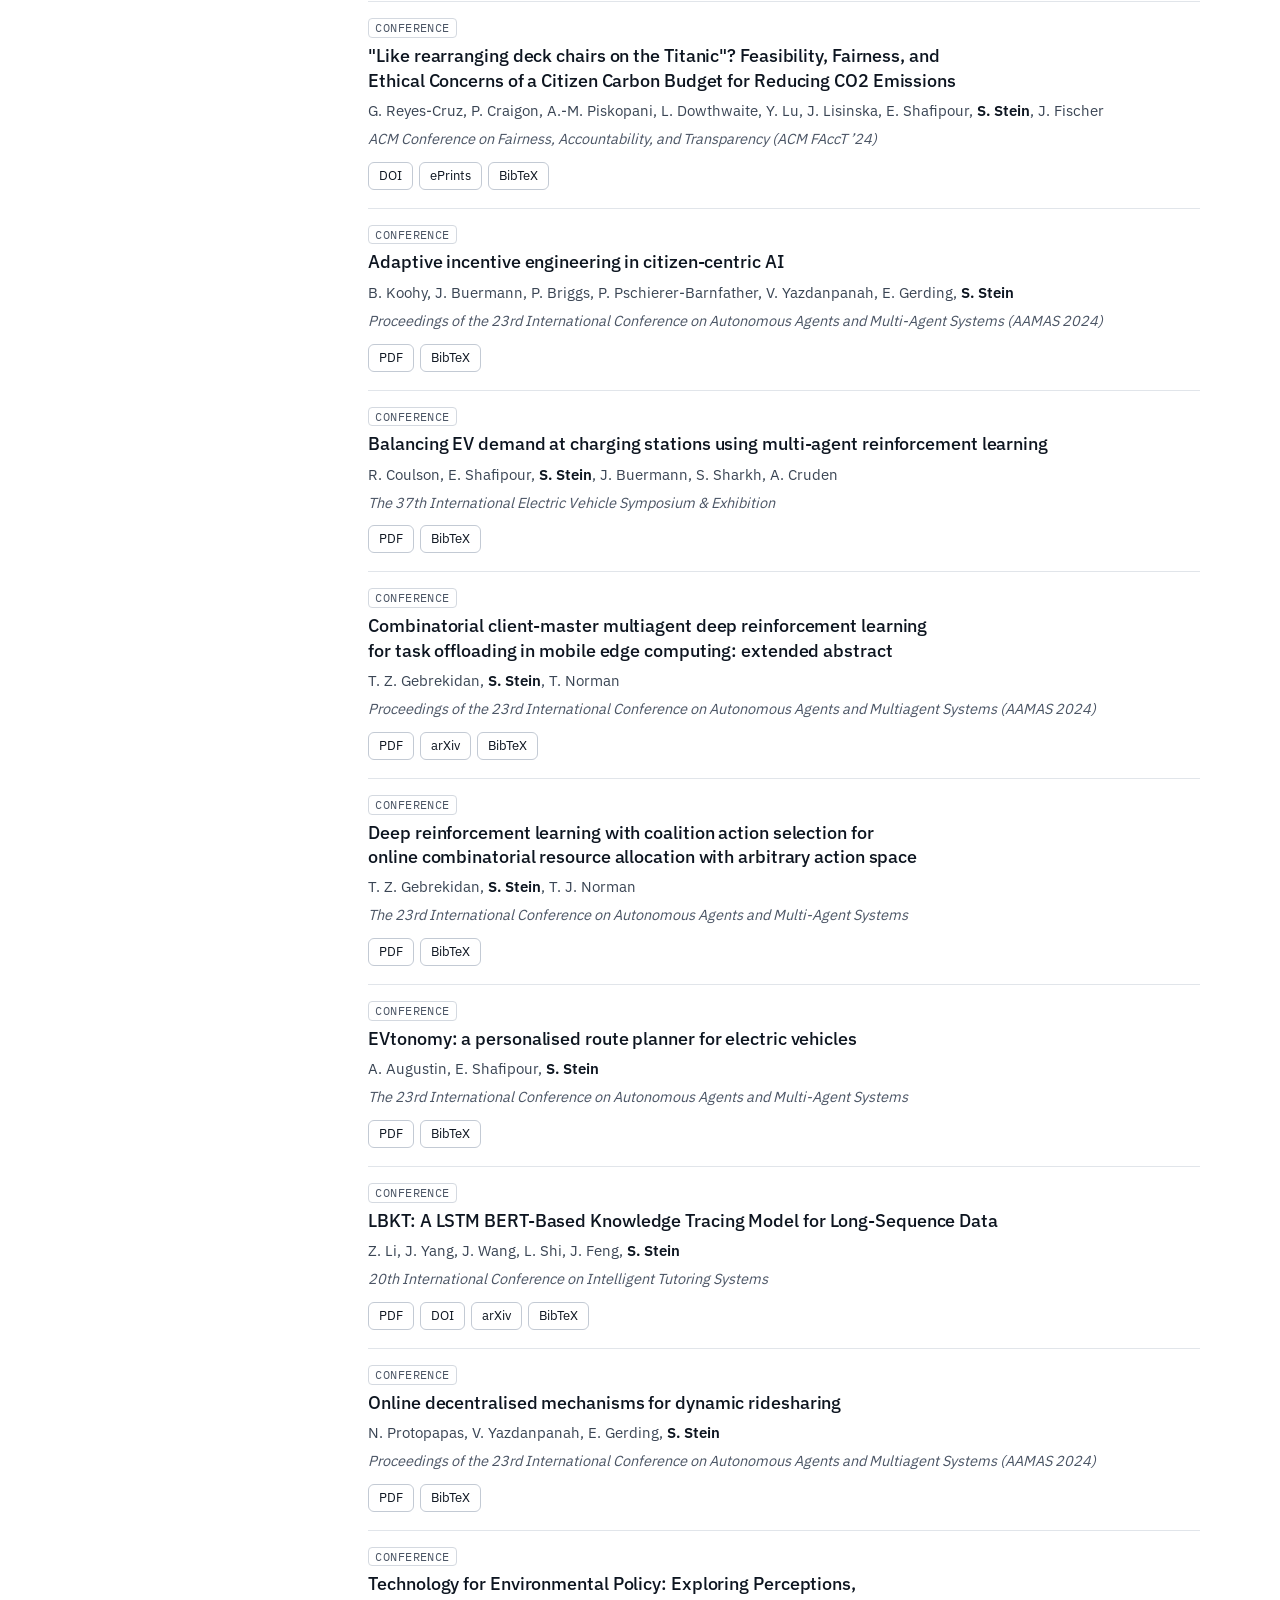
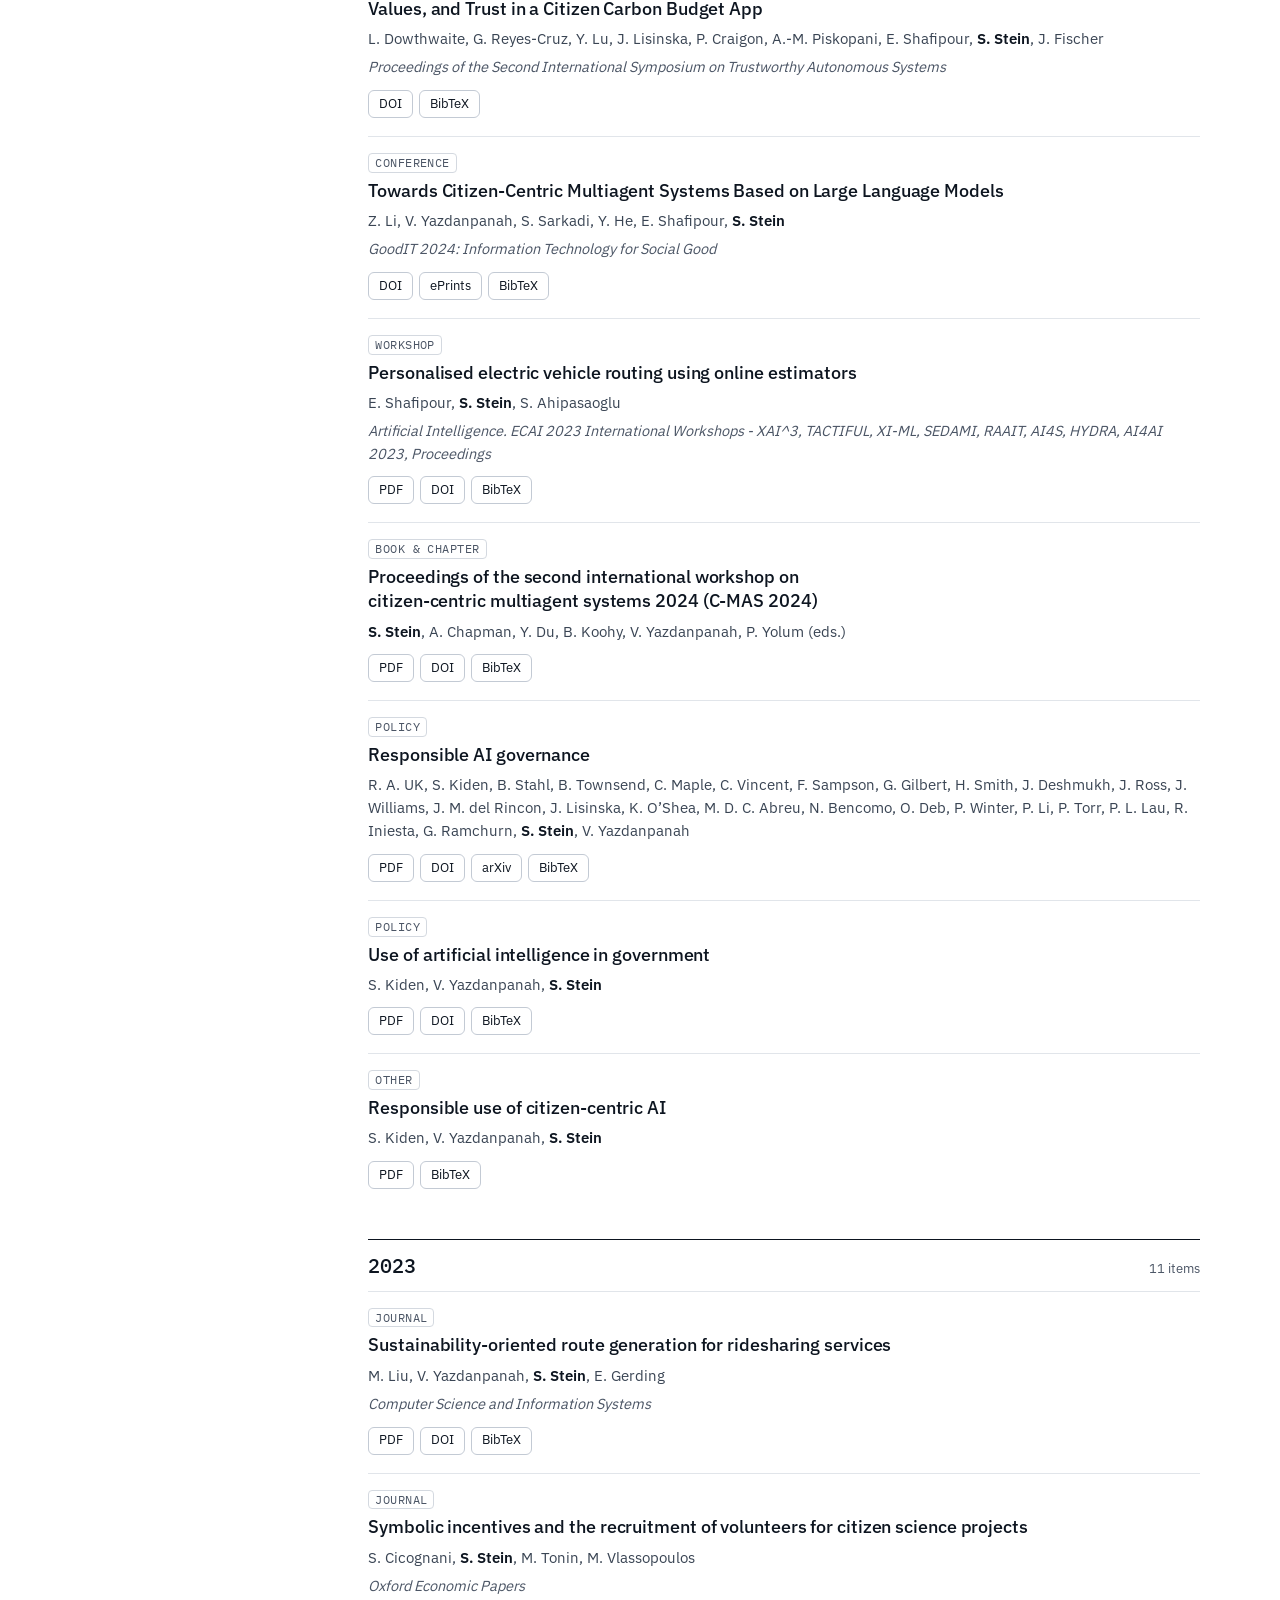
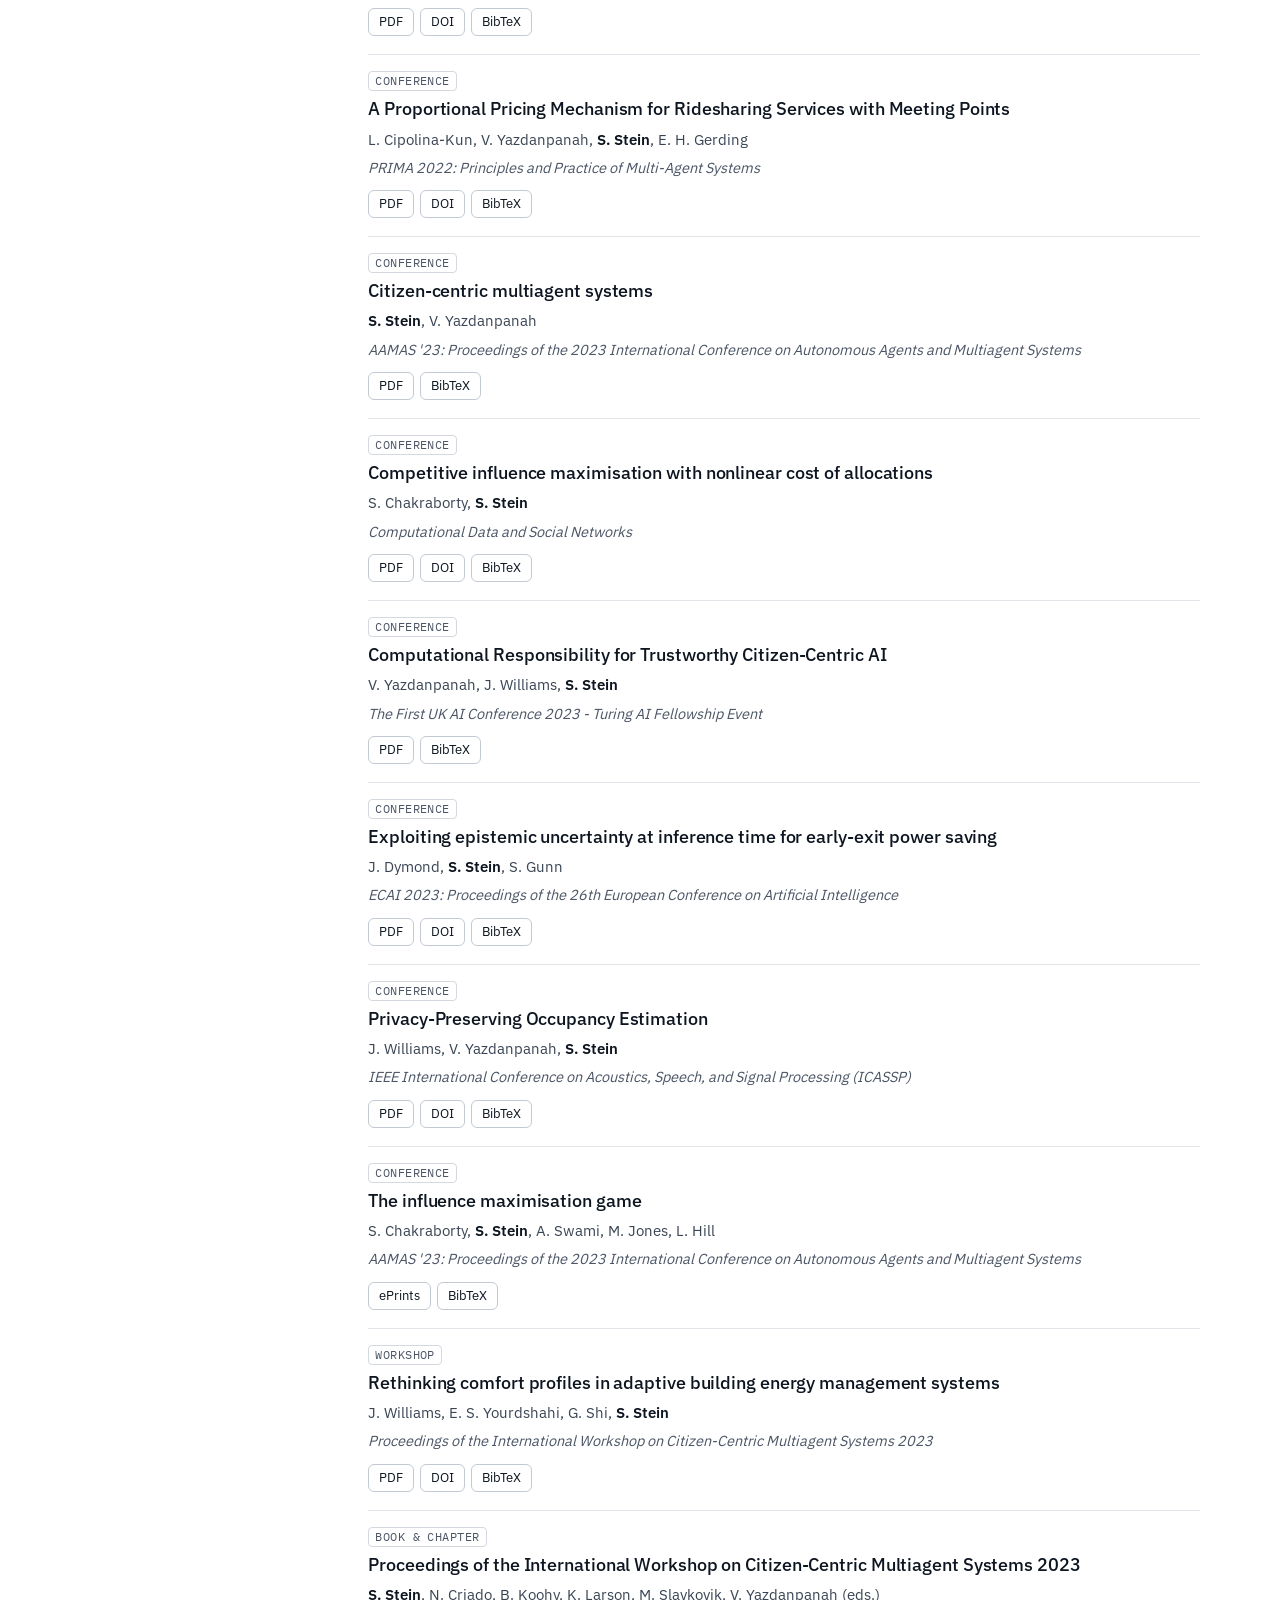
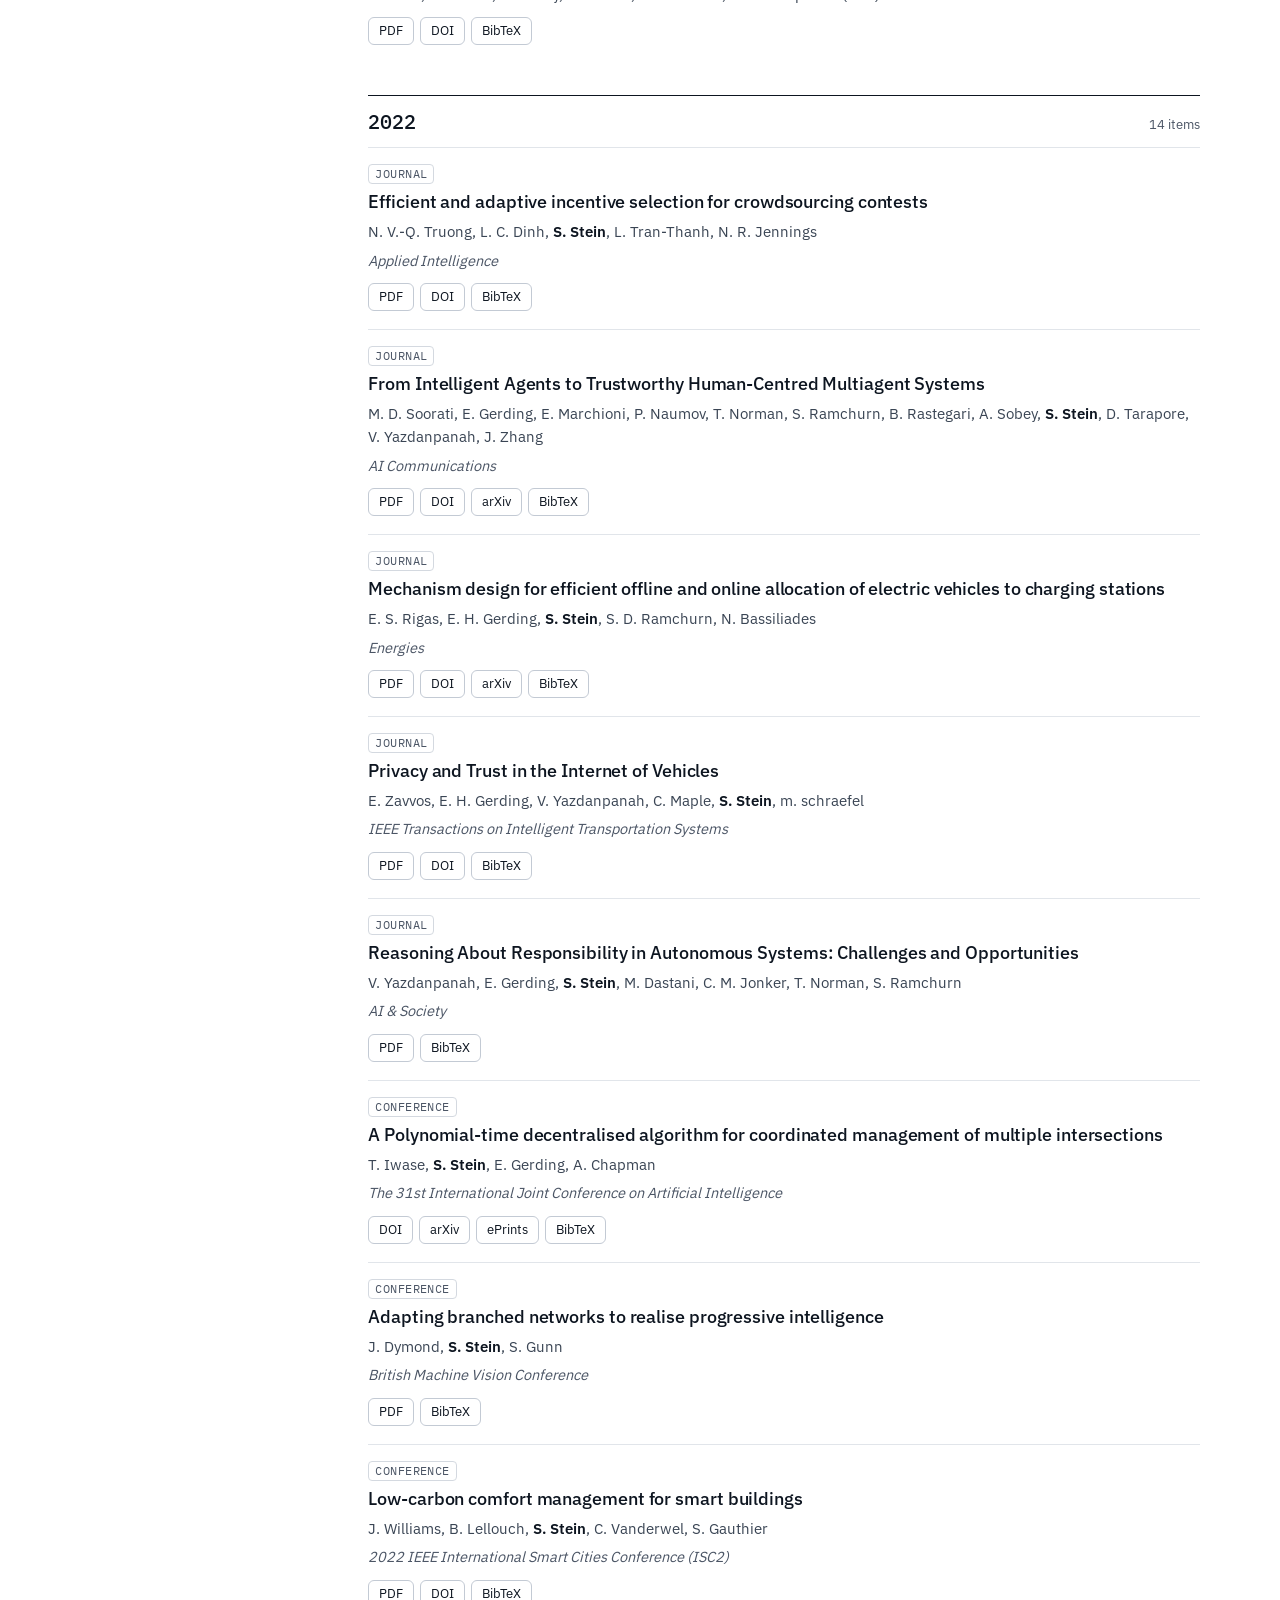
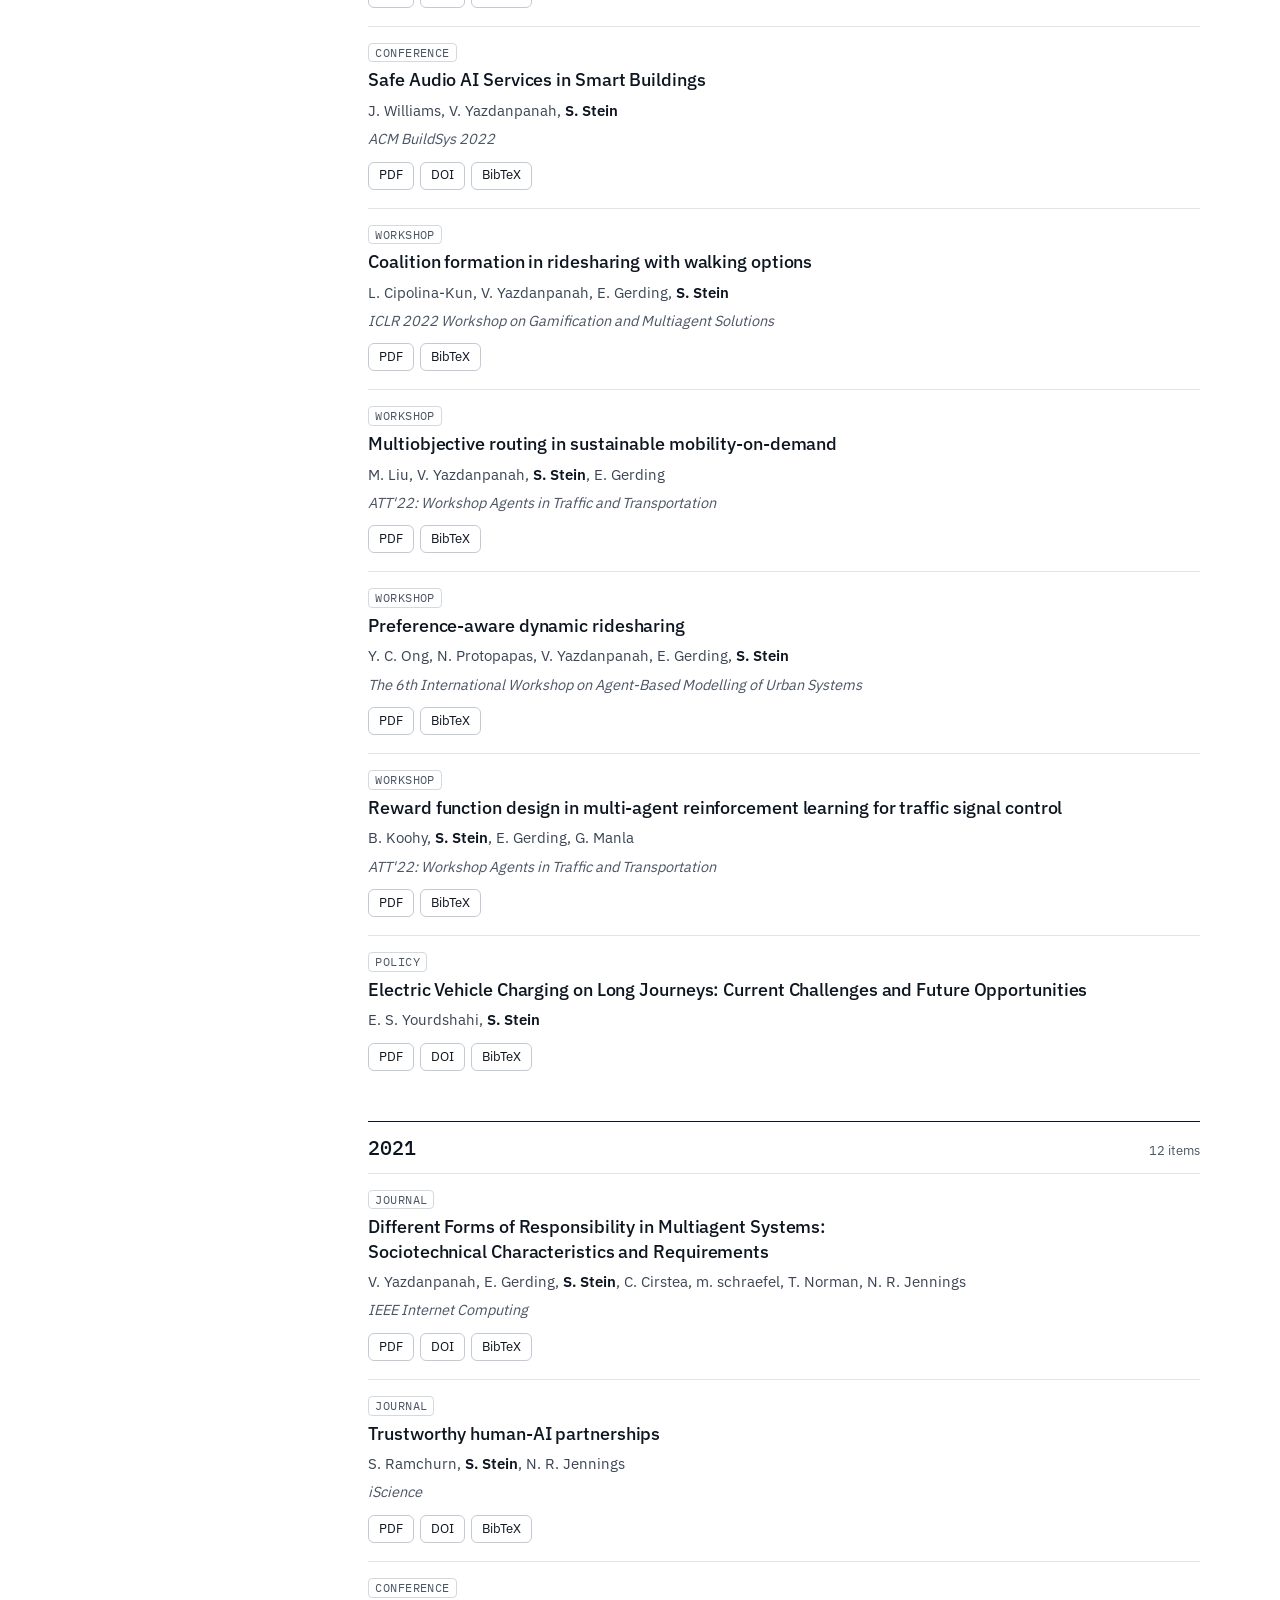
<file: publications/index.html>
<!DOCTYPE html><html lang="en-GB" data-astro-cid-5hce7sga> <head><meta charset="utf-8"><meta name="viewport" content="width=device-width, initial-scale=1"><title>Publications · Sebastian Stein</title><meta name="description" content="Publications by Sebastian Stein, from ORCID: journal articles, conference and workshop papers, policy responses and preprints."><link rel="canonical" href="https://seb-stein.github.io/publications/"><link rel="icon" href="/favicon.svg" type="image/svg+xml"><link rel="sitemap" href="/sitemap-index.xml"><meta property="og:type" content="website"><meta property="og:title" content="Publications · Sebastian Stein"><meta property="og:description" content="Publications by Sebastian Stein, from ORCID: journal articles, conference and workshop papers, policy responses and preprints."><meta property="og:url" content="https://seb-stein.github.io/publications/"><meta property="og:image" content="https://seb-stein.github.io/images/people/sebastian-stein.jpg"><meta name="twitter:card" content="summary"><link rel="stylesheet" href="/_astro/contact.CHBX51bE.css">
<style>.subpage[data-astro-cid-z55koo6h]{display:flex;flex-wrap:wrap;gap:48px;padding-top:40px;padding-bottom:88px;position:relative;z-index:1}.subpage__aside[data-astro-cid-z55koo6h]{flex:1 1 240px;max-width:280px;min-width:0;display:flex;flex-direction:column;gap:28px}.subpage__main[data-astro-cid-z55koo6h]{flex:999 1 600px;min-width:0;display:flex;flex-direction:column;gap:24px}.mini-id[data-astro-cid-z55koo6h]{display:flex;align-items:center;gap:14px;color:var(--ink)}.mini-id[data-astro-cid-z55koo6h]:hover{text-decoration:none}.mini-id[data-astro-cid-z55koo6h] img[data-astro-cid-z55koo6h]{width:56px;height:56px;border-radius:50%;object-fit:cover}.mini-id[data-astro-cid-z55koo6h]>span[data-astro-cid-z55koo6h]{display:flex;flex-direction:column;line-height:1.3}.mini-id__name[data-astro-cid-z55koo6h]{font-weight:600}.mini-id__title[data-astro-cid-z55koo6h]{font-size:13.5px;color:var(--muted)}h1[data-astro-cid-z55koo6h]{margin:0;font-size:44px;line-height:1.05;font-weight:500;letter-spacing:-.03em}.lead[data-astro-cid-z55koo6h]{margin:0;font-size:19px;color:var(--ink-2);max-width:680px}@media(max-width:640px){.subpage__aside[data-astro-cid-z55koo6h]{max-width:none}h1[data-astro-cid-z55koo6h]{font-size:36px}}
</style>
<link rel="stylesheet" href="/_astro/publications.DSE81GVV.css"></head> <body data-astro-cid-5hce7sga> <div class="page" data-astro-cid-5hce7sga>  <header class="site-header container" data-astro-cid-3ef6ksr2> <a class="brand" href="/" data-astro-cid-3ef6ksr2>Sebastian Stein</a> <nav aria-label="Main" data-astro-cid-3ef6ksr2> <a href="/research/" data-astro-cid-3ef6ksr2>Research</a><a href="/projects/" data-astro-cid-3ef6ksr2>Projects</a><a href="/publications/" aria-current="page" data-astro-cid-3ef6ksr2>Publications</a><a href="/people/" data-astro-cid-3ef6ksr2>People</a><a href="/impact/" data-astro-cid-3ef6ksr2>Policy &amp; Impact</a><a href="/work-with-me/" data-astro-cid-3ef6ksr2>Work with me</a><a href="/news/" data-astro-cid-3ef6ksr2>News</a> <a class="nav-contact" href="/contact/" data-astro-cid-3ef6ksr2>Contact</a> </nav> </header>   <div class="container subpage" data-astro-cid-z55koo6h> <aside class="subpage__aside" data-astro-cid-z55koo6h> <a class="mini-id" href="/" data-astro-cid-z55koo6h> <img src="/images/people/sebastian-stein.jpg" alt="" width="56" height="56" data-astro-cid-z55koo6h> <span data-astro-cid-z55koo6h><span class="mini-id__name" data-astro-cid-z55koo6h>Sebastian Stein</span><span class="mini-id__title" data-astro-cid-z55koo6h>Professor of AI, Southampton</span></span> </a>  <div class="filters" data-filters hidden data-astro-cid-f3fmnth3> <div class="block" data-astro-cid-f3fmnth3> <h2 data-astro-cid-f3fmnth3>Type</h2> <div class="types" data-astro-cid-f3fmnth3> <button type="button" data-filter="type" data-value="All" aria-pressed="true" data-astro-cid-f3fmnth3>All</button><button type="button" data-filter="type" data-value="Journal" aria-pressed="false" data-astro-cid-f3fmnth3>Journal</button><button type="button" data-filter="type" data-value="Conference" aria-pressed="false" data-astro-cid-f3fmnth3>Conference</button><button type="button" data-filter="type" data-value="Workshop" aria-pressed="false" data-astro-cid-f3fmnth3>Workshop</button><button type="button" data-filter="type" data-value="Book &#38; chapter" aria-pressed="false" data-astro-cid-f3fmnth3>Book &amp; chapter</button><button type="button" data-filter="type" data-value="Preprint" aria-pressed="false" data-astro-cid-f3fmnth3>Preprint</button><button type="button" data-filter="type" data-value="Policy" aria-pressed="false" data-astro-cid-f3fmnth3>Policy</button><button type="button" data-filter="type" data-value="Thesis" aria-pressed="false" data-astro-cid-f3fmnth3>Thesis</button><button type="button" data-filter="type" data-value="Other" aria-pressed="false" data-astro-cid-f3fmnth3>Other</button> </div> </div> <div class="block" data-astro-cid-f3fmnth3> <h2 data-astro-cid-f3fmnth3>Year</h2> <div class="years" data-astro-cid-f3fmnth3> <button type="button" data-filter="year" data-value="All" aria-pressed="true" data-astro-cid-f3fmnth3>All</button><button type="button" data-filter="year" data-value="2026" aria-pressed="false" data-astro-cid-f3fmnth3>2026</button><button type="button" data-filter="year" data-value="2025" aria-pressed="false" data-astro-cid-f3fmnth3>2025</button><button type="button" data-filter="year" data-value="2024" aria-pressed="false" data-astro-cid-f3fmnth3>2024</button><button type="button" data-filter="year" data-value="2023" aria-pressed="false" data-astro-cid-f3fmnth3>2023</button><button type="button" data-filter="year" data-value="2022" aria-pressed="false" data-astro-cid-f3fmnth3>2022</button><button type="button" data-filter="year" data-value="Earlier" aria-pressed="false" data-astro-cid-f3fmnth3>Earlier</button> </div> </div> </div> <div class="block more" data-astro-cid-f3fmnth3> <a class="download" href="/publications.bib" download data-astro-cid-f3fmnth3>Download all (BibTeX)</a> <div class="profiles" data-astro-cid-f3fmnth3><a href="https://scholar.google.com/citations?user=6TuZKj4AAAAJ" data-astro-cid-f3fmnth3>Google Scholar</a><a href="https://orcid.org/0000-0003-2858-8857" data-astro-cid-f3fmnth3>ORCID</a></div> </div>  </aside> <main class="subpage__main" id="main" data-astro-cid-z55koo6h> <h1 data-astro-cid-z55koo6h>Publications</h1>    <p class="meta" aria-live="polite" data-astro-cid-f3fmnth3><span data-shown data-astro-cid-f3fmnth3>168</span> outputs · last updated on 18 Nov 2026</p> <p class="empty" data-empty hidden data-astro-cid-f3fmnth3>No publications match these filters.</p> <div class="pubs" data-pubs data-astro-cid-f3fmnth3> <section data-year="2026" data-astro-cid-f3fmnth3> <h2 class="year" data-astro-cid-f3fmnth3><span class="mono" data-astro-cid-f3fmnth3>2026</span><span class="count" data-count data-astro-cid-f3fmnth3>21 items</span></h2> <article data-type="Journal" data-year-group="2026" data-astro-cid-f3fmnth3> <div class="tags" data-astro-cid-f3fmnth3> <span class="type" data-astro-cid-f3fmnth3>Journal</span>  </div> <h3 data-astro-cid-f3fmnth3><a href="https://doi.org/10.1145/3768579" data-astro-cid-f3fmnth3>Client–Master Multiagent Deep Reinforcement Learning for Task Offloading in Mobile Edge Computing</a></h3> <p class="authors" data-astro-cid-f3fmnth3> T. Z. Gebrekidan, <strong data-astro-cid-f3fmnth3>S. Stein</strong>, T. Norman  </p> <p class="venue" data-astro-cid-f3fmnth3>ACM Transactions on Autonomous and Adaptive Systems</p>  <ul class="pills"><li><a class="pill" href="https://eprints.soton.ac.uk/id/document/4808142">PDF</a></li><li><a class="pill" href="https://doi.org/10.1145/3768579">DOI</a></li><li><a class="pill" href="/bib/gebrekidan2026client.bib">BibTeX</a></li></ul> </article><article data-type="Conference" data-year-group="2026" data-astro-cid-f3fmnth3> <div class="tags" data-astro-cid-f3fmnth3> <span class="type" data-astro-cid-f3fmnth3>Conference</span>  </div> <h3 data-astro-cid-f3fmnth3><a href="https://doi.org/10.1145/3776574.3831158" data-astro-cid-f3fmnth3>AdaHome: An Adaptive Smart Home Assistant using Local Small Language Models</a></h3> <p class="authors" data-astro-cid-f3fmnth3> E. J. Lim, Z. Li, <strong data-astro-cid-f3fmnth3>S. Stein</strong>  </p> <p class="venue" data-astro-cid-f3fmnth3>Proceedings of the 28th International Conference On Multimodal Interaction</p>  <ul class="pills"><li><a class="pill" href="https://doi.org/10.1145/3776574.3831158">DOI</a></li><li><a class="pill" href="https://arxiv.org/abs/2607.18034">arXiv</a></li><li><a class="pill" href="/bib/lim2026adahome.bib">BibTeX</a></li></ul> </article><article data-type="Conference" data-year-group="2026" data-astro-cid-f3fmnth3> <div class="tags" data-astro-cid-f3fmnth3> <span class="type" data-astro-cid-f3fmnth3>Conference</span>  </div> <h3 data-astro-cid-f3fmnth3><a href="https://eprints.soton.ac.uk/id/eprint/515181" data-astro-cid-f3fmnth3>An AI-based decision-support pipeline for day-ahead photovoltaic forecasting</a></h3> <p class="authors" data-astro-cid-f3fmnth3> F. Dehghan, <strong data-astro-cid-f3fmnth3>S. Stein</strong>, V. Yazdanpanah, S. Gauthier, M. Nazari  </p> <p class="venue" data-astro-cid-f3fmnth3>Proceedings of Machine Learning Research</p>  <ul class="pills"><li><a class="pill" href="https://arxiv.org/abs/2608.02088">arXiv</a></li><li><a class="pill" href="https://eprints.soton.ac.uk/id/eprint/515181">ePrints</a></li><li><a class="pill" href="/bib/dehghan2026based.bib">BibTeX</a></li></ul> </article><article data-type="Conference" data-year-group="2026" data-astro-cid-f3fmnth3> <div class="tags" data-astro-cid-f3fmnth3> <span class="type" data-astro-cid-f3fmnth3>Conference</span>  </div> <h3 data-astro-cid-f3fmnth3><a href="https://doi.org/10.1145/3744256.3812566" data-astro-cid-f3fmnth3>Designing Personalised Residential Hybrid Battery Systems Through a Two‑Tier Mixed‑Integer and Genetic Algorithm Framework</a></h3> <p class="authors" data-astro-cid-f3fmnth3> J. Buermann, A. Cruden, <strong data-astro-cid-f3fmnth3>S. Stein</strong>  </p> <p class="venue" data-astro-cid-f3fmnth3>Proceedings of the 13th ACM International Conference on Systems for Energy-Efficient Buildings, Cities, and Transportation</p>  <ul class="pills"><li><a class="pill" href="https://doi.org/10.1145/3744256.3812566">DOI</a></li><li><a class="pill" href="https://eprints.soton.ac.uk/id/eprint/512966">ePrints</a></li><li><a class="pill" href="/bib/buermann2026designing.bib">BibTeX</a></li></ul> </article><article data-type="Conference" data-year-group="2026" data-astro-cid-f3fmnth3> <div class="tags" data-astro-cid-f3fmnth3> <span class="type" data-astro-cid-f3fmnth3>Conference</span>  </div> <h3 data-astro-cid-f3fmnth3><a href="https://doi.org/10.65109/woko4552" data-astro-cid-f3fmnth3>EVMapSim: a network-level electric vehicle charging simulator</a></h3> <p class="authors" data-astro-cid-f3fmnth3> P. Georgiou, J. Deshmukh, V. Yazdanpanah, <strong data-astro-cid-f3fmnth3>S. Stein</strong>, E. Gerding  </p> <p class="venue" data-astro-cid-f3fmnth3>AAMAS 2026: Proc. of the 25th International Conference on Autonomous Agents and Multiagent Systems</p>  <ul class="pills"><li><a class="pill" href="https://eprints.soton.ac.uk/id/document/4866874">PDF</a></li><li><a class="pill" href="https://doi.org/10.65109/woko4552">DOI</a></li><li><a class="pill" href="/bib/georgiou2026evmapsim.bib">BibTeX</a></li></ul> </article><article data-type="Conference" data-year-group="2026" data-astro-cid-f3fmnth3> <div class="tags" data-astro-cid-f3fmnth3> <span class="type" data-astro-cid-f3fmnth3>Conference</span>  </div> <h3 data-astro-cid-f3fmnth3><a href="https://doi.org/10.1007/978-3-032-26752-8_16" data-astro-cid-f3fmnth3>Human-Centred Formal Verification: A Vision for Bridging Technical Rigour with Stakeholder Needs in Autonomous Systems</a></h3> <p class="authors" data-astro-cid-f3fmnth3> A. S. Fathabadi, <strong data-astro-cid-f3fmnth3>S. Stein</strong>  </p> <p class="venue" data-astro-cid-f3fmnth3>Rigorous State-Based Methods</p>  <ul class="pills"><li><a class="pill" href="https://doi.org/10.1007/978-3-032-26752-8_16">DOI</a></li><li><a class="pill" href="https://eprints.soton.ac.uk/id/eprint/513002">ePrints</a></li><li><a class="pill" href="/bib/fathabadi2026human.bib">BibTeX</a></li></ul> </article><article data-type="Conference" data-year-group="2026" data-astro-cid-f3fmnth3> <div class="tags" data-astro-cid-f3fmnth3> <span class="type" data-astro-cid-f3fmnth3>Conference</span>  </div> <h3 data-astro-cid-f3fmnth3><a href="https://doi.org/10.1145/3742414.3794954" data-astro-cid-f3fmnth3>PARTICIPATE-AI: Exploring the Participatory Turn in Citizen-Centred AI</a></h3> <p class="authors" data-astro-cid-f3fmnth3> P. Briggs, C. Conati, S. Lawson, K. Montague, H. Nicolau, A. C. Pires, <strong data-astro-cid-f3fmnth3>S. Stein</strong>, J. Vines  </p> <p class="venue" data-astro-cid-f3fmnth3>Companion Proceedings of the 31st International Conference on Intelligent User Interfaces</p>  <ul class="pills"><li><a class="pill" href="https://doi.org/10.1145/3742414.3794954">DOI</a></li><li><a class="pill" href="/bib/briggs2026participate.bib">BibTeX</a></li></ul> </article><article data-type="Conference" data-year-group="2026" data-astro-cid-f3fmnth3> <div class="tags" data-astro-cid-f3fmnth3> <span class="type" data-astro-cid-f3fmnth3>Conference</span>  </div> <h3 data-astro-cid-f3fmnth3><a href="https://doi.org/10.1145/3765611.3815333" data-astro-cid-f3fmnth3>Poster Abstract: Generative Occupants: LLM Agents in a Physics-Based Building Energy Simulation</a></h3> <p class="authors" data-astro-cid-f3fmnth3> L. Nicholas, S. Gauthier, <strong data-astro-cid-f3fmnth3>S. Stein</strong>, E. Gerding  </p> <p class="venue" data-astro-cid-f3fmnth3>Proceedings of the 2026 ACM Sustainability Week</p>  <ul class="pills"><li><a class="pill" href="https://eprints.soton.ac.uk/id/document/5020138">PDF</a></li><li><a class="pill" href="https://doi.org/10.1145/3765611.3815333">DOI</a></li><li><a class="pill" href="/bib/nicholas2026poster.bib">BibTeX</a></li></ul> </article><article data-type="Conference" data-year-group="2026" data-astro-cid-f3fmnth3> <div class="tags" data-astro-cid-f3fmnth3> <span class="type" data-astro-cid-f3fmnth3>Conference</span>  </div> <h3 data-astro-cid-f3fmnth3><a href="https://doi.org/10.1145/3765611.3813755" data-astro-cid-f3fmnth3>Simulation of Temperature in a Naturally Ventilated Office Space Using Machine Learning and Comparison with Traditional Whole-Building Temperature Modelling</a></h3> <p class="authors" data-astro-cid-f3fmnth3> C. Watson, S. Gauthier, C. Vanderwel, <strong data-astro-cid-f3fmnth3>S. Stein</strong>  </p> <p class="venue" data-astro-cid-f3fmnth3>Proceedings of the 2026 ACM Sustainability Week</p>  <ul class="pills"><li><a class="pill" href="https://eprints.soton.ac.uk/id/document/4868150">PDF</a></li><li><a class="pill" href="https://doi.org/10.1145/3765611.3813755">DOI</a></li><li><a class="pill" href="/bib/watson2026simulation.bib">BibTeX</a></li></ul> </article><article data-type="Conference" data-year-group="2026" data-astro-cid-f3fmnth3> <div class="tags" data-astro-cid-f3fmnth3> <span class="type" data-astro-cid-f3fmnth3>Conference</span>  </div> <h3 data-astro-cid-f3fmnth3><a href="https://doi.org/10.65109/vtzx9616" data-astro-cid-f3fmnth3>The triad of identity, trust and responsibility in multi-agent systems</a></h3> <p class="authors" data-astro-cid-f3fmnth3> J. Deshmukh, V. Yazdanpanah, <strong data-astro-cid-f3fmnth3>S. Stein</strong>, S. D. Ramchurn  </p> <p class="venue" data-astro-cid-f3fmnth3>AAMAS 2026: Proc. of the 25th International Conference on Autonomous Agents and Multiagent Systems</p>  <ul class="pills"><li><a class="pill" href="https://eprints.soton.ac.uk/id/document/4866872">PDF</a></li><li><a class="pill" href="https://doi.org/10.65109/vtzx9616">DOI</a></li><li><a class="pill" href="/bib/deshmukh2026triad.bib">BibTeX</a></li></ul> </article><article data-type="Conference" data-year-group="2026" data-astro-cid-f3fmnth3> <div class="tags" data-astro-cid-f3fmnth3> <span class="type" data-astro-cid-f3fmnth3>Conference</span>  </div> <h3 data-astro-cid-f3fmnth3><a href="https://doi.org/10.1145/3765611.3813753" data-astro-cid-f3fmnth3>Towards Generative Occupants: LLM Agents in Physics-Based Building Simulation</a></h3> <p class="authors" data-astro-cid-f3fmnth3> L. Nicholas, S. Gauthier, E. Gerding, <strong data-astro-cid-f3fmnth3>S. Stein</strong>  </p> <p class="venue" data-astro-cid-f3fmnth3>Proceedings of the 2026 ACM Sustainability Week</p>  <ul class="pills"><li><a class="pill" href="https://eprints.soton.ac.uk/id/document/5020099">PDF</a></li><li><a class="pill" href="https://doi.org/10.1145/3765611.3813753">DOI</a></li><li><a class="pill" href="/bib/nicholas2026generative.bib">BibTeX</a></li></ul> </article><article data-type="Conference" data-year-group="2026" data-astro-cid-f3fmnth3> <div class="tags" data-astro-cid-f3fmnth3> <span class="type" data-astro-cid-f3fmnth3>Conference</span>  </div> <h3 data-astro-cid-f3fmnth3><a href="https://doi.org/10.1007/978-3-032-05005-2_8" data-astro-cid-f3fmnth3>TutorLLM: Customizing Learning Recommendations with Knowledge Tracing and Retrieval-Augmented Generation</a></h3> <p class="authors" data-astro-cid-f3fmnth3> Z. Li, J. Wang, W. Gu, V. Yazdanpanah, L. Shi, A. I. Cristea, S. Kiden, <strong data-astro-cid-f3fmnth3>S. Stein</strong>  </p> <p class="venue" data-astro-cid-f3fmnth3>Human-Computer Interaction – INTERACT 2025</p>  <ul class="pills"><li><a class="pill" href="https://eprints.soton.ac.uk/id/document/4767463">PDF</a></li><li><a class="pill" href="https://doi.org/10.1007/978-3-032-05005-2_8">DOI</a></li><li><a class="pill" href="https://arxiv.org/abs/2502.15709">arXiv</a></li><li><a class="pill" href="/bib/li2026tutorllm.bib">BibTeX</a></li></ul> </article><article data-type="Book &#38; chapter" data-year-group="2026" data-astro-cid-f3fmnth3> <div class="tags" data-astro-cid-f3fmnth3> <span class="type" data-astro-cid-f3fmnth3>Book &amp; chapter</span>  </div> <h3 data-astro-cid-f3fmnth3><a href="https://eprints.soton.ac.uk/id/document/4298858" data-astro-cid-f3fmnth3>Proceedings of the Fourth International Workshop on Citizen-Centric Multiagent Systems 2026 (C-MAS 2026)</a></h3> <p class="authors" data-astro-cid-f3fmnth3> V. Yazdanpanah, N. Ajmeri, Y. Du, N. Kokciyan, F. P. Santos, <strong data-astro-cid-f3fmnth3>S. Stein</strong>  (eds.) </p>   <ul class="pills"><li><a class="pill" href="https://eprints.soton.ac.uk/id/document/4298858">PDF</a></li><li><a class="pill" href="/bib/yazdanpanah2026proceedings.bib">BibTeX</a></li></ul> </article><article data-type="Preprint" data-year-group="2026" data-astro-cid-f3fmnth3> <div class="tags" data-astro-cid-f3fmnth3> <span class="type" data-astro-cid-f3fmnth3>Preprint</span>  </div> <h3 data-astro-cid-f3fmnth3><a href="https://arxiv.org/abs/2610.21938" data-astro-cid-f3fmnth3>Agentic-Priors: Using Large Language Models to Address the Cold Start Problem in Preference Elicitation</a></h3> <p class="authors" data-astro-cid-f3fmnth3> B. Arcanjo, Z. Li, <strong data-astro-cid-f3fmnth3>S. Stein</strong>  </p>   <ul class="pills"><li><a class="pill" href="https://arxiv.org/abs/2610.21938">arXiv</a></li><li><a class="pill" href="/bib/arcanjo2026agentic.bib">BibTeX</a></li></ul> </article><article data-type="Preprint" data-year-group="2026" data-astro-cid-f3fmnth3> <div class="tags" data-astro-cid-f3fmnth3> <span class="type" data-astro-cid-f3fmnth3>Preprint</span>  </div> <h3 data-astro-cid-f3fmnth3><a href="https://arxiv.org/abs/2610.06337" data-astro-cid-f3fmnth3>Computing Stable Matchings under Complementarities and Preference Misalignment</a></h3> <p class="authors" data-astro-cid-f3fmnth3> T. Iwase, B. Rastegari, <strong data-astro-cid-f3fmnth3>S. Stein</strong>, E. H. Gerding  </p>   <ul class="pills"><li><a class="pill" href="https://arxiv.org/abs/2610.06337">arXiv</a></li><li><a class="pill" href="/bib/iwase2026computing.bib">BibTeX</a></li></ul> </article><article data-type="Preprint" data-year-group="2026" data-astro-cid-f3fmnth3> <div class="tags" data-astro-cid-f3fmnth3> <span class="type" data-astro-cid-f3fmnth3>Preprint</span>  </div> <h3 data-astro-cid-f3fmnth3><a href="https://arxiv.org/abs/2608.02087" data-astro-cid-f3fmnth3>Instruction-Conditioned Exploration for Reinforcement Learning with Self-Distillation to an Unconditioned Policy</a></h3> <p class="authors" data-astro-cid-f3fmnth3> J. Dilkes, V. Yazdanpanah, <strong data-astro-cid-f3fmnth3>S. Stein</strong>  </p>   <ul class="pills"><li><a class="pill" href="https://arxiv.org/abs/2608.02087">arXiv</a></li><li><a class="pill" href="/bib/dilkes2026instruction.bib">BibTeX</a></li></ul> </article><article data-type="Preprint" data-year-group="2026" data-astro-cid-f3fmnth3> <div class="tags" data-astro-cid-f3fmnth3> <span class="type" data-astro-cid-f3fmnth3>Preprint</span>  </div> <h3 data-astro-cid-f3fmnth3><a href="https://arxiv.org/abs/2610.37504" data-astro-cid-f3fmnth3>Strategyproof Deep Reinforcement Learning for Online Resource Allocation</a></h3> <p class="authors" data-astro-cid-f3fmnth3> F. Dehghan, <strong data-astro-cid-f3fmnth3>S. Stein</strong>, V. Yazdanpanah, S. Gauthier  </p>   <ul class="pills"><li><a class="pill" href="https://arxiv.org/abs/2610.37504">arXiv</a></li><li><a class="pill" href="/bib/dehghan2026strategyproof.bib">BibTeX</a></li></ul> </article><article data-type="Preprint" data-year-group="2026" data-astro-cid-f3fmnth3> <div class="tags" data-astro-cid-f3fmnth3> <span class="type" data-astro-cid-f3fmnth3>Preprint</span>  </div> <h3 data-astro-cid-f3fmnth3><a href="https://arxiv.org/abs/2602.08554" data-astro-cid-f3fmnth3>Three Lessons from Citizen-Centric Participatory AI Design</a></h3> <p class="authors" data-astro-cid-f3fmnth3> E. Schneiders, S. Kiden, B. Zhang, B. R. Q. Arcanjo, Z. Li, E. Periyathambi, V. Yazdanpanah, <strong data-astro-cid-f3fmnth3>S. Stein</strong>  </p>   <ul class="pills"><li><a class="pill" href="https://arxiv.org/abs/2602.08554">arXiv</a></li><li><a class="pill" href="/bib/schneiders2026three.bib">BibTeX</a></li></ul> </article><article data-type="Policy" data-year-group="2026" data-astro-cid-f3fmnth3> <div class="tags" data-astro-cid-f3fmnth3> <span class="type" data-astro-cid-f3fmnth3>Policy</span>  </div> <h3 data-astro-cid-f3fmnth3><a href="https://doi.org/10.5258/soton/pp0167" data-astro-cid-f3fmnth3>Response to ‘Supercharging the EV transition’</a></h3> <p class="authors" data-astro-cid-f3fmnth3> A. Cruden, S. Sharkh, <strong data-astro-cid-f3fmnth3>S. Stein</strong>, R. Wills, E. Fraser, Y. Al-Wreikat, A. Khazali, E. Periyathambi, B. Arcanjo, M. Smith, M. Naderi, M. N. Munoz, A. Hutchinson, G. Hind, T. Bahrdo, F. Dehghan, T. Nadeem, D. Stone, D. Gladwin, E. Ballantyne, M. Foster, C. Jones, M. Chitnis  </p>   <ul class="pills"><li><a class="pill" href="https://eprints.soton.ac.uk/id/document/4233130">PDF</a></li><li><a class="pill" href="https://doi.org/10.5258/soton/pp0167">DOI</a></li><li><a class="pill" href="/bib/cruden2026response.bib">BibTeX</a></li></ul> </article><article data-type="Policy" data-year-group="2026" data-astro-cid-f3fmnth3> <div class="tags" data-astro-cid-f3fmnth3> <span class="type" data-astro-cid-f3fmnth3>Policy</span>  </div> <h3 data-astro-cid-f3fmnth3><a href="https://doi.org/10.5258/soton/pp0177" data-astro-cid-f3fmnth3>Written response to the Department for Energy Security and Net Zero call for evidence &quot;Data for AI in the energy system&quot; - A Case for Standardised and Openly Accessible Electric Vehicle Charge Point Data</a></h3> <p class="authors" data-astro-cid-f3fmnth3> B. Arcanjo, J. Buermann, <strong data-astro-cid-f3fmnth3>S. Stein</strong>, A. Cruden  </p>   <ul class="pills"><li><a class="pill" href="https://eprints.soton.ac.uk/id/document/4867471">PDF</a></li><li><a class="pill" href="https://doi.org/10.5258/soton/pp0177">DOI</a></li><li><a class="pill" href="/bib/arcanjo2026written.bib">BibTeX</a></li></ul> </article><article data-type="Policy" data-year-group="2026" data-astro-cid-f3fmnth3> <div class="tags" data-astro-cid-f3fmnth3> <span class="type" data-astro-cid-f3fmnth3>Policy</span>  </div> <h3 data-astro-cid-f3fmnth3><a href="https://doi.org/10.5258/soton/pp0176" data-astro-cid-f3fmnth3>Written response to the Department for Energy Security and Net Zero call for evidence &quot;Data for AI in the energy system&quot; - Privacy-Aware Sharing of Smart Device Data</a></h3> <p class="authors" data-astro-cid-f3fmnth3> E. Periyathambi, F. Dehghan, J. Buermann, <strong data-astro-cid-f3fmnth3>S. Stein</strong>, A. Cruden  </p>   <ul class="pills"><li><a class="pill" href="https://eprints.soton.ac.uk/id/document/4867472">PDF</a></li><li><a class="pill" href="https://doi.org/10.5258/soton/pp0176">DOI</a></li><li><a class="pill" href="/bib/periyathambi2026written.bib">BibTeX</a></li></ul> </article> </section><section data-year="2025" data-astro-cid-f3fmnth3> <h2 class="year" data-astro-cid-f3fmnth3><span class="mono" data-astro-cid-f3fmnth3>2025</span><span class="count" data-count data-astro-cid-f3fmnth3>18 items</span></h2> <article data-type="Conference" data-year-group="2025" data-astro-cid-f3fmnth3> <div class="tags" data-astro-cid-f3fmnth3> <span class="type" data-astro-cid-f3fmnth3>Conference</span>  </div> <h3 data-astro-cid-f3fmnth3><a href="https://eprints.soton.ac.uk/id/document/4085202" data-astro-cid-f3fmnth3>Adaptive microtolling in competitive online congestion games via multiagent reinforcement learning</a></h3> <p class="authors" data-astro-cid-f3fmnth3> B. Koohy, <strong data-astro-cid-f3fmnth3>S. Stein</strong>, E. Gerding  </p> <p class="venue" data-astro-cid-f3fmnth3>Proceedings of the 24th International Conference on Autonomous Agents and Multiagent Systems (AAMAS 2025)</p>  <ul class="pills"><li><a class="pill" href="https://eprints.soton.ac.uk/id/document/4085202">PDF</a></li><li><a class="pill" href="/bib/koohy2025adaptive.bib">BibTeX</a></li></ul> </article><article data-type="Conference" data-year-group="2025" data-astro-cid-f3fmnth3> <div class="tags" data-astro-cid-f3fmnth3> <span class="type" data-astro-cid-f3fmnth3>Conference</span>  </div> <h3 data-astro-cid-f3fmnth3><a href="https://doi.org/10.3233/faia251262" data-astro-cid-f3fmnth3>Adaptive pricing and learning in the multi-market routing problem</a></h3> <p class="authors" data-astro-cid-f3fmnth3> B. Koohy, V. Yazdanpanah, <strong data-astro-cid-f3fmnth3>S. Stein</strong>, E. Gerding  </p> <p class="venue" data-astro-cid-f3fmnth3>The European Conference on Artificial Intelligence</p>  <ul class="pills"><li><a class="pill" href="https://eprints.soton.ac.uk/id/document/4304017">PDF</a></li><li><a class="pill" href="https://doi.org/10.3233/faia251262">DOI</a></li><li><a class="pill" href="/bib/koohy2025adaptiveb.bib">BibTeX</a></li></ul> </article><article data-type="Conference" data-year-group="2025" data-astro-cid-f3fmnth3> <div class="tags" data-astro-cid-f3fmnth3> <span class="type" data-astro-cid-f3fmnth3>Conference</span>  </div> <h3 data-astro-cid-f3fmnth3><a href="https://eprints.soton.ac.uk/id/document/4148364" data-astro-cid-f3fmnth3>An agentic framework to achieve systematic facilitation in group consensus building</a></h3> <p class="authors" data-astro-cid-f3fmnth3> W. Gu, Z. Li, S. Hasegawa, <strong data-astro-cid-f3fmnth3>S. Stein</strong>, J. Wang, T. Sakuma, S. Kato  </p> <p class="venue" data-astro-cid-f3fmnth3>2025 IEEE International Conference on Agentic AI (ICA)</p>  <ul class="pills"><li><a class="pill" href="https://eprints.soton.ac.uk/id/document/4148364">PDF</a></li><li><a class="pill" href="/bib/gu2025agentic.bib">BibTeX</a></li></ul> </article><article data-type="Conference" data-year-group="2025" data-astro-cid-f3fmnth3> <div class="tags" data-astro-cid-f3fmnth3> <span class="type" data-astro-cid-f3fmnth3>Conference</span>  </div> <h3 data-astro-cid-f3fmnth3><a href="https://doi.org/10.1007/978-981-96-0128-8_4" data-astro-cid-f3fmnth3>Ethical Alignment in Citizen-Centric AI</a></h3> <p class="authors" data-astro-cid-f3fmnth3> J. Deshmukh, V. Yazdanpanah, <strong data-astro-cid-f3fmnth3>S. Stein</strong>, T. J. Norman  </p> <p class="venue" data-astro-cid-f3fmnth3>PRICAI 2024: Trends in Artificial Intelligence</p>  <ul class="pills"><li><a class="pill" href="https://eprints.soton.ac.uk/id/document/4082217">PDF</a></li><li><a class="pill" href="https://doi.org/10.1007/978-981-96-0128-8_4">DOI</a></li><li><a class="pill" href="/bib/deshmukh2025ethical.bib">BibTeX</a></li></ul> </article><article data-type="Conference" data-year-group="2025" data-astro-cid-f3fmnth3> <div class="tags" data-astro-cid-f3fmnth3> <span class="type" data-astro-cid-f3fmnth3>Conference</span>  </div> <h3 data-astro-cid-f3fmnth3><a href="https://doi.org/10.1007/978-3-032-13562-9_12" data-astro-cid-f3fmnth3>HMCF: a human-in-the-loop multi-robot collaboration framework based on large Language models</a></h3> <p class="authors" data-astro-cid-f3fmnth3> Z. Li, Y. Wang, W. Wu, Y. Xu, <strong data-astro-cid-f3fmnth3>S. Stein</strong>  </p> <p class="venue" data-astro-cid-f3fmnth3>PRIMA 2025</p>  <ul class="pills"><li><a class="pill" href="https://doi.org/10.1007/978-3-032-13562-9_12">DOI</a></li><li><a class="pill" href="https://arxiv.org/abs/2505.00820">arXiv</a></li><li><a class="pill" href="https://eprints.soton.ac.uk/id/eprint/506798">ePrints</a></li><li><a class="pill" href="/bib/li2025hmcf.bib">BibTeX</a></li></ul> </article><article data-type="Conference" data-year-group="2025" data-astro-cid-f3fmnth3> <div class="tags" data-astro-cid-f3fmnth3> <span class="type" data-astro-cid-f3fmnth3>Conference</span>  </div> <h3 data-astro-cid-f3fmnth3><a href="https://eprints.soton.ac.uk/id/document/4054906" data-astro-cid-f3fmnth3>Post-trained language models as agents in sequential games</a></h3> <p class="authors" data-astro-cid-f3fmnth3> J. Dilkes, V. Yazdanpanah, <strong data-astro-cid-f3fmnth3>S. Stein</strong>  </p> <p class="venue" data-astro-cid-f3fmnth3>The Third UK AI Conference 2025</p>  <ul class="pills"><li><a class="pill" href="https://eprints.soton.ac.uk/id/document/4054906">PDF</a></li><li><a class="pill" href="/bib/dilkes2025post.bib">BibTeX</a></li></ul> </article><article data-type="Conference" data-year-group="2025" data-astro-cid-f3fmnth3> <div class="tags" data-astro-cid-f3fmnth3> <span class="type" data-astro-cid-f3fmnth3>Conference</span>  </div> <h3 data-astro-cid-f3fmnth3><a href="https://eprints.soton.ac.uk/id/document/4829634" data-astro-cid-f3fmnth3>PTFA: an LLM-based agent that facilitates online consensus building through parallel thinking</a></h3> <p class="authors" data-astro-cid-f3fmnth3> W. Gu, Z. Li, J. Buermann, J. Dilkes, D. Michailidis, S. Hasegawa, V. Yazdanpanah, <strong data-astro-cid-f3fmnth3>S. Stein</strong>  </p> <p class="venue" data-astro-cid-f3fmnth3>The Pacific Rim International Conference on Artificial Intelligence (PRICAI 2025)</p>  <ul class="pills"><li><a class="pill" href="https://eprints.soton.ac.uk/id/document/4829634">PDF</a></li><li><a class="pill" href="/bib/gu2025ptfa.bib">BibTeX</a></li></ul> </article><article data-type="Conference" data-year-group="2025" data-astro-cid-f3fmnth3> <div class="tags" data-astro-cid-f3fmnth3> <span class="type" data-astro-cid-f3fmnth3>Conference</span> <span class="badge" data-astro-cid-f3fmnth3><svg aria-hidden="true" width="12" height="12" viewBox="0 0 12 12" fill="none" stroke="currentColor" stroke-width="1.4" data-astro-cid-f3fmnth3><path d="M6 1l1.5 3.2 3.5.4-2.6 2.4.7 3.5L6 8.8 2.9 10.5l.7-3.5L1 4.6l3.5-.4z" data-astro-cid-f3fmnth3></path></svg>Best Demonstration Award</span> </div> <h3 data-astro-cid-f3fmnth3><a href="https://dl.acm.org/doi/10.5555/3709347.3744078" data-astro-cid-f3fmnth3>Serious games for ethical preference elicitation</a></h3> <p class="authors" data-astro-cid-f3fmnth3> J. Deshmukh, Z. Liang, V. Yazdanpanah, <strong data-astro-cid-f3fmnth3>S. Stein</strong>, S. D. Ramchurn  </p> <p class="venue" data-astro-cid-f3fmnth3>AAMAS &#39;25: Proceedings of the 24th International Conference on Autonomous Agents and Multiagent Systems</p>  <ul class="pills"><li><a class="pill" href="https://eprints.soton.ac.uk/id/document/4854719">PDF</a></li><li><a class="pill" href="https://dl.acm.org/doi/10.5555/3709347.3744078">DOI</a></li><li><a class="pill" href="/bib/deshmukh2025serious.bib">BibTeX</a></li></ul> </article><article data-type="Conference" data-year-group="2025" data-astro-cid-f3fmnth3> <div class="tags" data-astro-cid-f3fmnth3> <span class="type" data-astro-cid-f3fmnth3>Conference</span>  </div> <h3 data-astro-cid-f3fmnth3><a href="https://eprints.soton.ac.uk/id/document/4055075" data-astro-cid-f3fmnth3>Smart electric vehicle charging station scheduling with vehicle-to-grid technology</a></h3> <p class="authors" data-astro-cid-f3fmnth3> F. Dehghan, <strong data-astro-cid-f3fmnth3>S. Stein</strong>, V. Yazdanpanah, S. Gauthier  </p> <p class="venue" data-astro-cid-f3fmnth3>The Third UK AI Conference 2025</p>  <ul class="pills"><li><a class="pill" href="https://eprints.soton.ac.uk/id/document/4055075">PDF</a></li><li><a class="pill" href="/bib/dehghan2025smart.bib">BibTeX</a></li></ul> </article><article data-type="Book &#38; chapter" data-year-group="2025" data-astro-cid-f3fmnth3> <div class="tags" data-astro-cid-f3fmnth3> <span class="type" data-astro-cid-f3fmnth3>Book &amp; chapter</span>  </div> <h3 data-astro-cid-f3fmnth3><a href="https://doi.org/10.6084/m9.figshare.29086628.v1" data-astro-cid-f3fmnth3>Proceedings of the third international workshop on citizen-centric multiagent systems 2025 (C-MAS 2025)</a></h3> <p class="authors" data-astro-cid-f3fmnth3> Y. Du, N. Kokciyan, B. Koohy, F. P. Santos, <strong data-astro-cid-f3fmnth3>S. Stein</strong>, V. Yazdanpanah  (eds.) </p>   <ul class="pills"><li><a class="pill" href="https://eprints.soton.ac.uk/id/document/4086332">PDF</a></li><li><a class="pill" href="https://doi.org/10.6084/m9.figshare.29086628.v1">DOI</a></li><li><a class="pill" href="/bib/du2025proceedings.bib">BibTeX</a></li></ul> </article><article data-type="Preprint" data-year-group="2025" data-astro-cid-f3fmnth3> <div class="tags" data-astro-cid-f3fmnth3> <span class="type" data-astro-cid-f3fmnth3>Preprint</span>  </div> <h3 data-astro-cid-f3fmnth3><a href="https://arxiv.org/abs/2510.19858" data-astro-cid-f3fmnth3>Analysing Knowledge Construction in Online Learning: Adapting the Interaction Analysis Model for Unstructured Large-Scale Discourse</a></h3> <p class="authors" data-astro-cid-f3fmnth3> J. Wang, Y. Zhang, Z. Li, P. B. Haja, I. Ivrissimtzis, Z. Zhao, <strong data-astro-cid-f3fmnth3>S. Stein</strong>  </p>   <ul class="pills"><li><a class="pill" href="https://arxiv.org/abs/2510.19858">arXiv</a></li><li><a class="pill" href="/bib/wang2025analysing.bib">BibTeX</a></li></ul> </article><article data-type="Preprint" data-year-group="2025" data-astro-cid-f3fmnth3> <div class="tags" data-astro-cid-f3fmnth3> <span class="type" data-astro-cid-f3fmnth3>Preprint</span>  </div> <h3 data-astro-cid-f3fmnth3><a href="https://doi.org/10.48550/arxiv.2510.27361" data-astro-cid-f3fmnth3>Back to the communities</a></h3> <p class="authors" data-astro-cid-f3fmnth3> S. Kiden, O. Peter, G. Reyes-Cruz, M. Klyshbekova, S. Choi, A. G. Bergin, M. Waheed, D. Eke, T. Azim, S. Ramchurn, <strong data-astro-cid-f3fmnth3>S. Stein</strong>, E. P. Vallejos, K. Devlin, J. E. Fischer  </p>   <ul class="pills"><li><a class="pill" href="https://eprints.soton.ac.uk/id/document/4150787">PDF</a></li><li><a class="pill" href="https://arxiv.org/abs/2510.27361">arXiv</a></li><li><a class="pill" href="/bib/kiden2025back.bib">BibTeX</a></li></ul> </article><article data-type="Preprint" data-year-group="2025" data-astro-cid-f3fmnth3> <div class="tags" data-astro-cid-f3fmnth3> <span class="type" data-astro-cid-f3fmnth3>Preprint</span>  </div> <h3 data-astro-cid-f3fmnth3><a href="https://doi.org/10.48550/arxiv.2503.12499" data-astro-cid-f3fmnth3>Facilitating automated online consensus building through parallel thinking</a></h3> <p class="authors" data-astro-cid-f3fmnth3> W. Gu, Z. Li, J. Buermann, J. Dilkes, D. Michailidis, S. Hasegawa, V. Yazdanpanah, <strong data-astro-cid-f3fmnth3>S. Stein</strong>  </p>   <ul class="pills"><li><a class="pill" href="https://eprints.soton.ac.uk/id/document/4268187">PDF</a></li><li><a class="pill" href="https://arxiv.org/abs/2503.12499">arXiv</a></li><li><a class="pill" href="/bib/gu2025facilitating.bib">BibTeX</a></li></ul> </article><article data-type="Preprint" data-year-group="2025" data-astro-cid-f3fmnth3> <div class="tags" data-astro-cid-f3fmnth3> <span class="type" data-astro-cid-f3fmnth3>Preprint</span>  </div> <h3 data-astro-cid-f3fmnth3><a href="https://doi.org/10.48550/arxiv.2510.07157" data-astro-cid-f3fmnth3>Optimal network pricing with oblivious users: a new model and algorithm</a></h3> <p class="authors" data-astro-cid-f3fmnth3> Y. Li, A. Ang, <strong data-astro-cid-f3fmnth3>S. Stein</strong>  </p>   <ul class="pills"><li><a class="pill" href="https://eprints.soton.ac.uk/id/document/4144371">PDF</a></li><li><a class="pill" href="https://arxiv.org/abs/2510.07157">arXiv</a></li><li><a class="pill" href="/bib/li2025optimal.bib">BibTeX</a></li></ul> </article><article data-type="Preprint" data-year-group="2025" data-astro-cid-f3fmnth3> <div class="tags" data-astro-cid-f3fmnth3> <span class="type" data-astro-cid-f3fmnth3>Preprint</span>  </div> <h3 data-astro-cid-f3fmnth3><a href="https://doi.org/10.48550/arxiv.2508.10839" data-astro-cid-f3fmnth3>Reinforced language models for sequential decision making</a></h3> <p class="authors" data-astro-cid-f3fmnth3> J. Dilkes, V. Yazdanpanah, <strong data-astro-cid-f3fmnth3>S. Stein</strong>  </p>   <ul class="pills"><li><a class="pill" href="https://eprints.soton.ac.uk/id/document/4126430">PDF</a></li><li><a class="pill" href="https://arxiv.org/abs/2508.10839">arXiv</a></li><li><a class="pill" href="/bib/dilkes2025reinforced.bib">BibTeX</a></li></ul> </article><article data-type="Preprint" data-year-group="2025" data-astro-cid-f3fmnth3> <div class="tags" data-astro-cid-f3fmnth3> <span class="type" data-astro-cid-f3fmnth3>Preprint</span>  </div> <h3 data-astro-cid-f3fmnth3><a href="https://arxiv.org/abs/2502.01905" data-astro-cid-f3fmnth3>When not to target negative ties? Studying competitive influence maximisation in signed networks</a></h3> <p class="authors" data-astro-cid-f3fmnth3> S. Chakraborty, M. Brede, <strong data-astro-cid-f3fmnth3>S. Stein</strong>, A. Swami  </p>   <ul class="pills"><li><a class="pill" href="https://arxiv.org/abs/2502.01905">arXiv</a></li><li><a class="pill" href="/bib/chakraborty2025when.bib">BibTeX</a></li></ul> </article><article data-type="Policy" data-year-group="2025" data-astro-cid-f3fmnth3> <div class="tags" data-astro-cid-f3fmnth3> <span class="type" data-astro-cid-f3fmnth3>Policy</span>  </div> <h3 data-astro-cid-f3fmnth3><a href="https://doi.org/10.5258/soton/pp0152" data-astro-cid-f3fmnth3>Human Rights and the Regulation of AI Written Evidence</a></h3> <p class="authors" data-astro-cid-f3fmnth3> S. Kiden, V. Yazdanpanah, R. Mestre, I. Iusmen, J. Atkinson, I. Parisio, G. Ramchurn, <strong data-astro-cid-f3fmnth3>S. Stein</strong>  </p>   <ul class="pills"><li><a class="pill" href="https://eprints.soton.ac.uk/id/document/4142104">PDF</a></li><li><a class="pill" href="https://doi.org/10.5258/soton/pp0152">DOI</a></li><li><a class="pill" href="/bib/kiden2025human.bib">BibTeX</a></li></ul> </article><article data-type="Policy" data-year-group="2025" data-astro-cid-f3fmnth3> <div class="tags" data-astro-cid-f3fmnth3> <span class="type" data-astro-cid-f3fmnth3>Policy</span>  </div> <h3 data-astro-cid-f3fmnth3><a href="https://doi.org/10.25878/7nmj-0t79" data-astro-cid-f3fmnth3>Response to call for input for EMRTD study “Artificial Intelligence, Cultural Rights, and the Right to Development”</a></h3> <p class="authors" data-astro-cid-f3fmnth3> G. Reyes-Cruz, S. Kiden, T. Azim, A. G. Bergin, S. Choi, D. Eke, M. Klyshbekova, O. Peter, M. Waheed, K. Devlin, J. Fischer, E. P. Vallejos, G. Ramchurn, <strong data-astro-cid-f3fmnth3>S. Stein</strong>  </p>   <ul class="pills"><li><a class="pill" href="https://eprints.soton.ac.uk/id/document/4294265">PDF</a></li><li><a class="pill" href="https://doi.org/10.25878/7nmj-0t79">DOI</a></li><li><a class="pill" href="/bib/reyescruz2025response.bib">BibTeX</a></li></ul> </article> </section><section data-year="2024" data-astro-cid-f3fmnth3> <h2 class="year" data-astro-cid-f3fmnth3><span class="mono" data-astro-cid-f3fmnth3>2024</span><span class="count" data-count data-astro-cid-f3fmnth3>18 items</span></h2> <article data-type="Journal" data-year-group="2024" data-astro-cid-f3fmnth3> <div class="tags" data-astro-cid-f3fmnth3> <span class="type" data-astro-cid-f3fmnth3>Journal</span>  </div> <h3 data-astro-cid-f3fmnth3><a href="https://doi.org/10.1080/17477778.2024.2334826" data-astro-cid-f3fmnth3>Fair and efficient ride-scheduling: a preference-driven approach</a></h3> <p class="authors" data-astro-cid-f3fmnth3> Y. C. Ong, N. Protopapas, V. Yazdanpanah, E. H. Gerding, <strong data-astro-cid-f3fmnth3>S. Stein</strong>  </p> <p class="venue" data-astro-cid-f3fmnth3>Journal of Simulation</p>  <ul class="pills"><li><a class="pill" href="https://eprints.soton.ac.uk/id/document/4832187">PDF</a></li><li><a class="pill" href="https://doi.org/10.1080/17477778.2024.2334826">DOI</a></li><li><a class="pill" href="/bib/ong2024fair.bib">BibTeX</a></li></ul> </article><article data-type="Journal" data-year-group="2024" data-astro-cid-f3fmnth3> <div class="tags" data-astro-cid-f3fmnth3> <span class="type" data-astro-cid-f3fmnth3>Journal</span>  </div> <h3 data-astro-cid-f3fmnth3><a href="https://doi.org/10.1007/s10458-024-09671-8" data-astro-cid-f3fmnth3>Personalised electric vehicle charging stop planning through online estimators</a></h3> <p class="authors" data-astro-cid-f3fmnth3> E. Shafipour, <strong data-astro-cid-f3fmnth3>S. Stein</strong>, S. Ahipasaoglu  </p> <p class="venue" data-astro-cid-f3fmnth3>Autonomous Agents and Multi-Agent Systems</p>  <ul class="pills"><li><a class="pill" href="https://eprints.soton.ac.uk/id/document/4823580">PDF</a></li><li><a class="pill" href="https://doi.org/10.1007/s10458-024-09671-8">DOI</a></li><li><a class="pill" href="/bib/shafipour2024personalised.bib">BibTeX</a></li></ul> </article><article data-type="Journal" data-year-group="2024" data-astro-cid-f3fmnth3> <div class="tags" data-astro-cid-f3fmnth3> <span class="type" data-astro-cid-f3fmnth3>Journal</span>  </div> <h3 data-astro-cid-f3fmnth3><a href="https://doi.org/10.3390/en17184753" data-astro-cid-f3fmnth3>Predicting UK Domestic Electricity and Gas Consumption between Differing Demographic Household Compositions</a></h3> <p class="authors" data-astro-cid-f3fmnth3> G. Sewell, S. Gauthier, P. James, <strong data-astro-cid-f3fmnth3>S. Stein</strong>  </p> <p class="venue" data-astro-cid-f3fmnth3>Energies</p>  <ul class="pills"><li><a class="pill" href="https://eprints.soton.ac.uk/id/document/4836140">PDF</a></li><li><a class="pill" href="https://doi.org/10.3390/en17184753">DOI</a></li><li><a class="pill" href="/bib/sewell2024predicting.bib">BibTeX</a></li></ul> </article><article data-type="Conference" data-year-group="2024" data-astro-cid-f3fmnth3> <div class="tags" data-astro-cid-f3fmnth3> <span class="type" data-astro-cid-f3fmnth3>Conference</span>  </div> <h3 data-astro-cid-f3fmnth3><a href="https://doi.org/10.1145/3630106.3658904" data-astro-cid-f3fmnth3>&quot;Like rearranging deck chairs on the Titanic&quot;? Feasibility, Fairness, and Ethical Concerns of a Citizen Carbon Budget for Reducing CO2 Emissions</a></h3> <p class="authors" data-astro-cid-f3fmnth3> G. Reyes-Cruz, P. Craigon, A.-M. Piskopani, L. Dowthwaite, Y. Lu, J. Lisinska, E. Shafipour, <strong data-astro-cid-f3fmnth3>S. Stein</strong>, J. Fischer  </p> <p class="venue" data-astro-cid-f3fmnth3>ACM Conference on Fairness, Accountability, and Transparency (ACM FAccT ’24)</p>  <ul class="pills"><li><a class="pill" href="https://doi.org/10.1145/3630106.3658904">DOI</a></li><li><a class="pill" href="https://eprints.soton.ac.uk/id/eprint/489951">ePrints</a></li><li><a class="pill" href="/bib/reyescruz2024like.bib">BibTeX</a></li></ul> </article><article data-type="Conference" data-year-group="2024" data-astro-cid-f3fmnth3> <div class="tags" data-astro-cid-f3fmnth3> <span class="type" data-astro-cid-f3fmnth3>Conference</span>  </div> <h3 data-astro-cid-f3fmnth3><a href="https://eprints.soton.ac.uk/id/document/5055525" data-astro-cid-f3fmnth3>Adaptive incentive engineering in citizen-centric AI</a></h3> <p class="authors" data-astro-cid-f3fmnth3> B. Koohy, J. Buermann, P. Briggs, P. Pschierer-Barnfather, V. Yazdanpanah, E. Gerding, <strong data-astro-cid-f3fmnth3>S. Stein</strong>  </p> <p class="venue" data-astro-cid-f3fmnth3>Proceedings of the 23rd International Conference on Autonomous Agents and Multi-Agent Systems (AAMAS 2024)</p>  <ul class="pills"><li><a class="pill" href="https://eprints.soton.ac.uk/id/document/5055525">PDF</a></li><li><a class="pill" href="/bib/koohy2024adaptive.bib">BibTeX</a></li></ul> </article><article data-type="Conference" data-year-group="2024" data-astro-cid-f3fmnth3> <div class="tags" data-astro-cid-f3fmnth3> <span class="type" data-astro-cid-f3fmnth3>Conference</span>  </div> <h3 data-astro-cid-f3fmnth3><a href="https://eprints.soton.ac.uk/id/document/4233022" data-astro-cid-f3fmnth3>Balancing EV demand at charging stations using multi-agent reinforcement learning</a></h3> <p class="authors" data-astro-cid-f3fmnth3> R. Coulson, E. Shafipour, <strong data-astro-cid-f3fmnth3>S. Stein</strong>, J. Buermann, S. Sharkh, A. Cruden  </p> <p class="venue" data-astro-cid-f3fmnth3>The 37th International Electric Vehicle Symposium &amp; Exhibition</p>  <ul class="pills"><li><a class="pill" href="https://eprints.soton.ac.uk/id/document/4233022">PDF</a></li><li><a class="pill" href="/bib/coulson2024balancing.bib">BibTeX</a></li></ul> </article><article data-type="Conference" data-year-group="2024" data-astro-cid-f3fmnth3> <div class="tags" data-astro-cid-f3fmnth3> <span class="type" data-astro-cid-f3fmnth3>Conference</span>  </div> <h3 data-astro-cid-f3fmnth3><a href="https://eprints.soton.ac.uk/id/document/3817280" data-astro-cid-f3fmnth3>Combinatorial client-master multiagent deep reinforcement learning for task offloading in mobile edge computing: extended abstract</a></h3> <p class="authors" data-astro-cid-f3fmnth3> T. Z. Gebrekidan, <strong data-astro-cid-f3fmnth3>S. Stein</strong>, T. Norman  </p> <p class="venue" data-astro-cid-f3fmnth3>Proceedings of the 23rd International Conference on Autonomous Agents and Multiagent Systems (AAMAS 2024)</p>  <ul class="pills"><li><a class="pill" href="https://eprints.soton.ac.uk/id/document/3817280">PDF</a></li><li><a class="pill" href="https://arxiv.org/abs/2402.11653">arXiv</a></li><li><a class="pill" href="/bib/gebrekidan2024combinatorial.bib">BibTeX</a></li></ul> </article><article data-type="Conference" data-year-group="2024" data-astro-cid-f3fmnth3> <div class="tags" data-astro-cid-f3fmnth3> <span class="type" data-astro-cid-f3fmnth3>Conference</span>  </div> <h3 data-astro-cid-f3fmnth3><a href="https://eprints.soton.ac.uk/id/document/4079032" data-astro-cid-f3fmnth3>Deep reinforcement learning with coalition action selection for online combinatorial resource allocation with arbitrary action space</a></h3> <p class="authors" data-astro-cid-f3fmnth3> T. Z. Gebrekidan, <strong data-astro-cid-f3fmnth3>S. Stein</strong>, T. J. Norman  </p> <p class="venue" data-astro-cid-f3fmnth3>The 23rd International Conference on Autonomous Agents and Multi-Agent Systems</p>  <ul class="pills"><li><a class="pill" href="https://eprints.soton.ac.uk/id/document/4079032">PDF</a></li><li><a class="pill" href="/bib/gebrekidan2024deep.bib">BibTeX</a></li></ul> </article><article data-type="Conference" data-year-group="2024" data-astro-cid-f3fmnth3> <div class="tags" data-astro-cid-f3fmnth3> <span class="type" data-astro-cid-f3fmnth3>Conference</span>  </div> <h3 data-astro-cid-f3fmnth3><a href="https://eprints.soton.ac.uk/id/document/3701817" data-astro-cid-f3fmnth3>EVtonomy: a personalised route planner for electric vehicles</a></h3> <p class="authors" data-astro-cid-f3fmnth3> A. Augustin, E. Shafipour, <strong data-astro-cid-f3fmnth3>S. Stein</strong>  </p> <p class="venue" data-astro-cid-f3fmnth3>The 23rd International Conference on Autonomous Agents and Multi-Agent Systems</p>  <ul class="pills"><li><a class="pill" href="https://eprints.soton.ac.uk/id/document/3701817">PDF</a></li><li><a class="pill" href="/bib/augustin2024evtonomy.bib">BibTeX</a></li></ul> </article><article data-type="Conference" data-year-group="2024" data-astro-cid-f3fmnth3> <div class="tags" data-astro-cid-f3fmnth3> <span class="type" data-astro-cid-f3fmnth3>Conference</span>  </div> <h3 data-astro-cid-f3fmnth3><a href="https://doi.org/10.1007/978-3-031-63031-6_15" data-astro-cid-f3fmnth3>LBKT: A LSTM BERT-Based Knowledge Tracing Model for Long-Sequence Data</a></h3> <p class="authors" data-astro-cid-f3fmnth3> Z. Li, J. Yang, J. Wang, L. Shi, J. Feng, <strong data-astro-cid-f3fmnth3>S. Stein</strong>  </p> <p class="venue" data-astro-cid-f3fmnth3>20th International Conference on Intelligent Tutoring Systems</p>  <ul class="pills"><li><a class="pill" href="https://eprints.soton.ac.uk/id/document/4079669">PDF</a></li><li><a class="pill" href="https://doi.org/10.1007/978-3-031-63031-6_15">DOI</a></li><li><a class="pill" href="https://arxiv.org/abs/2405.05136">arXiv</a></li><li><a class="pill" href="/bib/li2024lbkt.bib">BibTeX</a></li></ul> </article><article data-type="Conference" data-year-group="2024" data-astro-cid-f3fmnth3> <div class="tags" data-astro-cid-f3fmnth3> <span class="type" data-astro-cid-f3fmnth3>Conference</span>  </div> <h3 data-astro-cid-f3fmnth3><a href="https://eprints.soton.ac.uk/id/document/3817278" data-astro-cid-f3fmnth3>Online decentralised mechanisms for dynamic ridesharing</a></h3> <p class="authors" data-astro-cid-f3fmnth3> N. Protopapas, V. Yazdanpanah, E. Gerding, <strong data-astro-cid-f3fmnth3>S. Stein</strong>  </p> <p class="venue" data-astro-cid-f3fmnth3>Proceedings of the 23rd International Conference on Autonomous Agents and Multiagent Systems (AAMAS 2024)</p>  <ul class="pills"><li><a class="pill" href="https://eprints.soton.ac.uk/id/document/3817278">PDF</a></li><li><a class="pill" href="/bib/protopapas2024online.bib">BibTeX</a></li></ul> </article><article data-type="Conference" data-year-group="2024" data-astro-cid-f3fmnth3> <div class="tags" data-astro-cid-f3fmnth3> <span class="type" data-astro-cid-f3fmnth3>Conference</span>  </div> <h3 data-astro-cid-f3fmnth3><a href="https://doi.org/10.1145/3686038.3686065" data-astro-cid-f3fmnth3>Technology for Environmental Policy: Exploring Perceptions, Values, and Trust in a Citizen Carbon Budget App</a></h3> <p class="authors" data-astro-cid-f3fmnth3> L. Dowthwaite, G. Reyes-Cruz, Y. Lu, J. Lisinska, P. Craigon, A.-M. Piskopani, E. Shafipour, <strong data-astro-cid-f3fmnth3>S. Stein</strong>, J. Fischer  </p> <p class="venue" data-astro-cid-f3fmnth3>Proceedings of the Second International Symposium on Trustworthy Autonomous Systems</p>  <ul class="pills"><li><a class="pill" href="https://doi.org/10.1145/3686038.3686065">DOI</a></li><li><a class="pill" href="/bib/dowthwaite2024technology.bib">BibTeX</a></li></ul> </article><article data-type="Conference" data-year-group="2024" data-astro-cid-f3fmnth3> <div class="tags" data-astro-cid-f3fmnth3> <span class="type" data-astro-cid-f3fmnth3>Conference</span>  </div> <h3 data-astro-cid-f3fmnth3><a href="https://doi.org/10.1145/3677525.3678636" data-astro-cid-f3fmnth3>Towards Citizen-Centric Multiagent Systems Based on Large Language Models</a></h3> <p class="authors" data-astro-cid-f3fmnth3> Z. Li, V. Yazdanpanah, S. Sarkadi, Y. He, E. Shafipour, <strong data-astro-cid-f3fmnth3>S. Stein</strong>  </p> <p class="venue" data-astro-cid-f3fmnth3>GoodIT 2024: Information Technology for Social Good</p>  <ul class="pills"><li><a class="pill" href="https://doi.org/10.1145/3677525.3678636">DOI</a></li><li><a class="pill" href="https://eprints.soton.ac.uk/id/eprint/492518">ePrints</a></li><li><a class="pill" href="/bib/li2024citizen.bib">BibTeX</a></li></ul> </article><article data-type="Workshop" data-year-group="2024" data-astro-cid-f3fmnth3> <div class="tags" data-astro-cid-f3fmnth3> <span class="type" data-astro-cid-f3fmnth3>Workshop</span>  </div> <h3 data-astro-cid-f3fmnth3><a href="https://doi.org/10.1007/978-3-031-50485-3_25" data-astro-cid-f3fmnth3>Personalised electric vehicle routing using online estimators</a></h3> <p class="authors" data-astro-cid-f3fmnth3> E. Shafipour, <strong data-astro-cid-f3fmnth3>S. Stein</strong>, S. Ahipasaoglu  </p> <p class="venue" data-astro-cid-f3fmnth3>Artificial Intelligence. ECAI 2023 International Workshops - XAI^3, TACTIFUL, XI-ML, SEDAMI, RAAIT, AI4S, HYDRA, AI4AI 2023, Proceedings</p>  <ul class="pills"><li><a class="pill" href="https://eprints.soton.ac.uk/id/document/4837884">PDF</a></li><li><a class="pill" href="https://doi.org/10.1007/978-3-031-50485-3_25">DOI</a></li><li><a class="pill" href="/bib/shafipour2024personalisedb.bib">BibTeX</a></li></ul> </article><article data-type="Book &#38; chapter" data-year-group="2024" data-astro-cid-f3fmnth3> <div class="tags" data-astro-cid-f3fmnth3> <span class="type" data-astro-cid-f3fmnth3>Book &amp; chapter</span>  </div> <h3 data-astro-cid-f3fmnth3><a href="https://doi.org/10.6084/m9.figshare.25743057.v1" data-astro-cid-f3fmnth3>Proceedings of the second international workshop on citizen-centric multiagent systems 2024 (C-MAS 2024)</a></h3> <p class="authors" data-astro-cid-f3fmnth3> <strong data-astro-cid-f3fmnth3>S. Stein</strong>, A. Chapman, Y. Du, B. Koohy, V. Yazdanpanah, P. Yolum  (eds.) </p>   <ul class="pills"><li><a class="pill" href="https://eprints.soton.ac.uk/id/document/4079920">PDF</a></li><li><a class="pill" href="https://doi.org/10.6084/m9.figshare.25743057.v1">DOI</a></li><li><a class="pill" href="/bib/stein2024proceedings.bib">BibTeX</a></li></ul> </article><article data-type="Policy" data-year-group="2024" data-astro-cid-f3fmnth3> <div class="tags" data-astro-cid-f3fmnth3> <span class="type" data-astro-cid-f3fmnth3>Policy</span>  </div> <h3 data-astro-cid-f3fmnth3><a href="https://doi.org/10.5258/soton/pp0057" data-astro-cid-f3fmnth3>Responsible AI governance</a></h3> <p class="authors" data-astro-cid-f3fmnth3> R. A. UK, S. Kiden, B. Stahl, B. Townsend, C. Maple, C. Vincent, F. Sampson, G. Gilbert, H. Smith, J. Deshmukh, J. Ross, J. Williams, J. M. del Rincon, J. Lisinska, K. O’Shea, M. D. C. Abreu, N. Bencomo, O. Deb, P. Winter, P. Li, P. Torr, P. L. Lau, R. Iniesta, G. Ramchurn, <strong data-astro-cid-f3fmnth3>S. Stein</strong>, V. Yazdanpanah  </p>   <ul class="pills"><li><a class="pill" href="https://eprints.soton.ac.uk/id/document/4231123">PDF</a></li><li><a class="pill" href="https://doi.org/10.5258/soton/pp0057">DOI</a></li><li><a class="pill" href="https://arxiv.org/abs/2412.12108">arXiv</a></li><li><a class="pill" href="/bib/uk2024responsible.bib">BibTeX</a></li></ul> </article><article data-type="Policy" data-year-group="2024" data-astro-cid-f3fmnth3> <div class="tags" data-astro-cid-f3fmnth3> <span class="type" data-astro-cid-f3fmnth3>Policy</span>  </div> <h3 data-astro-cid-f3fmnth3><a href="https://doi.org/10.5258/soton/pp0073" data-astro-cid-f3fmnth3>Use of artificial intelligence in government</a></h3> <p class="authors" data-astro-cid-f3fmnth3> S. Kiden, V. Yazdanpanah, <strong data-astro-cid-f3fmnth3>S. Stein</strong>  </p>   <ul class="pills"><li><a class="pill" href="https://eprints.soton.ac.uk/id/document/3888859">PDF</a></li><li><a class="pill" href="https://doi.org/10.5258/soton/pp0073">DOI</a></li><li><a class="pill" href="/bib/kiden2024artificial.bib">BibTeX</a></li></ul> </article><article data-type="Other" data-year-group="2024" data-astro-cid-f3fmnth3> <div class="tags" data-astro-cid-f3fmnth3> <span class="type" data-astro-cid-f3fmnth3>Other</span>  </div> <h3 data-astro-cid-f3fmnth3><a href="https://eprints.soton.ac.uk/id/document/4080306" data-astro-cid-f3fmnth3>Responsible use of citizen-centric AI</a></h3> <p class="authors" data-astro-cid-f3fmnth3> S. Kiden, V. Yazdanpanah, <strong data-astro-cid-f3fmnth3>S. Stein</strong>  </p>   <ul class="pills"><li><a class="pill" href="https://eprints.soton.ac.uk/id/document/4080306">PDF</a></li><li><a class="pill" href="/bib/kiden2024responsible.bib">BibTeX</a></li></ul> </article> </section><section data-year="2023" data-astro-cid-f3fmnth3> <h2 class="year" data-astro-cid-f3fmnth3><span class="mono" data-astro-cid-f3fmnth3>2023</span><span class="count" data-count data-astro-cid-f3fmnth3>11 items</span></h2> <article data-type="Journal" data-year-group="2023" data-astro-cid-f3fmnth3> <div class="tags" data-astro-cid-f3fmnth3> <span class="type" data-astro-cid-f3fmnth3>Journal</span>  </div> <h3 data-astro-cid-f3fmnth3><a href="https://doi.org/10.2298/csis221209053l" data-astro-cid-f3fmnth3>Sustainability-oriented route generation for ridesharing services</a></h3> <p class="authors" data-astro-cid-f3fmnth3> M. Liu, V. Yazdanpanah, <strong data-astro-cid-f3fmnth3>S. Stein</strong>, E. Gerding  </p> <p class="venue" data-astro-cid-f3fmnth3>Computer Science and Information Systems</p>  <ul class="pills"><li><a class="pill" href="https://eprints.soton.ac.uk/id/document/5004193">PDF</a></li><li><a class="pill" href="https://doi.org/10.2298/csis221209053l">DOI</a></li><li><a class="pill" href="/bib/liu2023sustainability.bib">BibTeX</a></li></ul> </article><article data-type="Journal" data-year-group="2023" data-astro-cid-f3fmnth3> <div class="tags" data-astro-cid-f3fmnth3> <span class="type" data-astro-cid-f3fmnth3>Journal</span>  </div> <h3 data-astro-cid-f3fmnth3><a href="https://doi.org/10.1093/oep/gpad031" data-astro-cid-f3fmnth3>Symbolic incentives and the recruitment of volunteers for citizen science projects</a></h3> <p class="authors" data-astro-cid-f3fmnth3> S. Cicognani, <strong data-astro-cid-f3fmnth3>S. Stein</strong>, M. Tonin, M. Vlassopoulos  </p> <p class="venue" data-astro-cid-f3fmnth3>Oxford Economic Papers</p>  <ul class="pills"><li><a class="pill" href="https://eprints.soton.ac.uk/id/document/5004437">PDF</a></li><li><a class="pill" href="https://doi.org/10.1093/oep/gpad031">DOI</a></li><li><a class="pill" href="/bib/cicognani2023symbolic.bib">BibTeX</a></li></ul> </article><article data-type="Conference" data-year-group="2023" data-astro-cid-f3fmnth3> <div class="tags" data-astro-cid-f3fmnth3> <span class="type" data-astro-cid-f3fmnth3>Conference</span>  </div> <h3 data-astro-cid-f3fmnth3><a href="https://doi.org/10.1007/978-3-031-21203-1_31" data-astro-cid-f3fmnth3>A Proportional Pricing Mechanism for Ridesharing Services with Meeting Points</a></h3> <p class="authors" data-astro-cid-f3fmnth3> L. Cipolina-Kun, V. Yazdanpanah, <strong data-astro-cid-f3fmnth3>S. Stein</strong>, E. H. Gerding  </p> <p class="venue" data-astro-cid-f3fmnth3>PRIMA 2022: Principles and Practice of Multi-Agent Systems</p>  <ul class="pills"><li><a class="pill" href="https://eprints.soton.ac.uk/id/document/5001500">PDF</a></li><li><a class="pill" href="https://doi.org/10.1007/978-3-031-21203-1_31">DOI</a></li><li><a class="pill" href="/bib/cipolinakun2023proportional.bib">BibTeX</a></li></ul> </article><article data-type="Conference" data-year-group="2023" data-astro-cid-f3fmnth3> <div class="tags" data-astro-cid-f3fmnth3> <span class="type" data-astro-cid-f3fmnth3>Conference</span>  </div> <h3 data-astro-cid-f3fmnth3><a href="https://eprints.soton.ac.uk/id/document/5001734" data-astro-cid-f3fmnth3>Citizen-centric multiagent systems</a></h3> <p class="authors" data-astro-cid-f3fmnth3> <strong data-astro-cid-f3fmnth3>S. Stein</strong>, V. Yazdanpanah  </p> <p class="venue" data-astro-cid-f3fmnth3>AAMAS &#39;23: Proceedings of the 2023 International Conference on Autonomous Agents and Multiagent Systems</p>  <ul class="pills"><li><a class="pill" href="https://eprints.soton.ac.uk/id/document/5001734">PDF</a></li><li><a class="pill" href="/bib/stein2023citizen.bib">BibTeX</a></li></ul> </article><article data-type="Conference" data-year-group="2023" data-astro-cid-f3fmnth3> <div class="tags" data-astro-cid-f3fmnth3> <span class="type" data-astro-cid-f3fmnth3>Conference</span>  </div> <h3 data-astro-cid-f3fmnth3><a href="https://doi.org/10.1007/978-3-031-26303-3_22" data-astro-cid-f3fmnth3>Competitive influence maximisation with nonlinear cost of allocations</a></h3> <p class="authors" data-astro-cid-f3fmnth3> S. Chakraborty, <strong data-astro-cid-f3fmnth3>S. Stein</strong>  </p> <p class="venue" data-astro-cid-f3fmnth3>Computational Data and Social Networks</p>  <ul class="pills"><li><a class="pill" href="https://eprints.soton.ac.uk/id/document/4263280">PDF</a></li><li><a class="pill" href="https://doi.org/10.1007/978-3-031-26303-3_22">DOI</a></li><li><a class="pill" href="/bib/chakraborty2023competitive.bib">BibTeX</a></li></ul> </article><article data-type="Conference" data-year-group="2023" data-astro-cid-f3fmnth3> <div class="tags" data-astro-cid-f3fmnth3> <span class="type" data-astro-cid-f3fmnth3>Conference</span>  </div> <h3 data-astro-cid-f3fmnth3><a href="https://eprints.soton.ac.uk/id/document/5003307" data-astro-cid-f3fmnth3>Computational Responsibility for Trustworthy Citizen-Centric AI</a></h3> <p class="authors" data-astro-cid-f3fmnth3> V. Yazdanpanah, J. Williams, <strong data-astro-cid-f3fmnth3>S. Stein</strong>  </p> <p class="venue" data-astro-cid-f3fmnth3>The First UK AI Conference 2023 - Turing AI Fellowship Event</p>  <ul class="pills"><li><a class="pill" href="https://eprints.soton.ac.uk/id/document/5003307">PDF</a></li><li><a class="pill" href="/bib/yazdanpanah2023computational.bib">BibTeX</a></li></ul> </article><article data-type="Conference" data-year-group="2023" data-astro-cid-f3fmnth3> <div class="tags" data-astro-cid-f3fmnth3> <span class="type" data-astro-cid-f3fmnth3>Conference</span>  </div> <h3 data-astro-cid-f3fmnth3><a href="https://doi.org/10.3233/faia230323" data-astro-cid-f3fmnth3>Exploiting epistemic uncertainty at inference time for early-exit power saving</a></h3> <p class="authors" data-astro-cid-f3fmnth3> J. Dymond, <strong data-astro-cid-f3fmnth3>S. Stein</strong>, S. Gunn  </p> <p class="venue" data-astro-cid-f3fmnth3>ECAI 2023: Proceedings of the 26th European Conference on Artificial Intelligence</p>  <ul class="pills"><li><a class="pill" href="https://eprints.soton.ac.uk/id/document/5004925">PDF</a></li><li><a class="pill" href="https://doi.org/10.3233/faia230323">DOI</a></li><li><a class="pill" href="/bib/dymond2023exploiting.bib">BibTeX</a></li></ul> </article><article data-type="Conference" data-year-group="2023" data-astro-cid-f3fmnth3> <div class="tags" data-astro-cid-f3fmnth3> <span class="type" data-astro-cid-f3fmnth3>Conference</span>  </div> <h3 data-astro-cid-f3fmnth3><a href="https://doi.org/10.1109/icassp49357.2023.10095340" data-astro-cid-f3fmnth3>Privacy-Preserving Occupancy Estimation</a></h3> <p class="authors" data-astro-cid-f3fmnth3> J. Williams, V. Yazdanpanah, <strong data-astro-cid-f3fmnth3>S. Stein</strong>  </p> <p class="venue" data-astro-cid-f3fmnth3>IEEE International Conference on Acoustics, Speech, and Signal Processing (ICASSP)</p>  <ul class="pills"><li><a class="pill" href="https://eprints.soton.ac.uk/id/document/5001735">PDF</a></li><li><a class="pill" href="https://doi.org/10.1109/icassp49357.2023.10095340">DOI</a></li><li><a class="pill" href="/bib/williams2023privacy.bib">BibTeX</a></li></ul> </article><article data-type="Conference" data-year-group="2023" data-astro-cid-f3fmnth3> <div class="tags" data-astro-cid-f3fmnth3> <span class="type" data-astro-cid-f3fmnth3>Conference</span>  </div> <h3 data-astro-cid-f3fmnth3><a href="https://eprints.soton.ac.uk/id/eprint/476184" data-astro-cid-f3fmnth3>The influence maximisation game</a></h3> <p class="authors" data-astro-cid-f3fmnth3> S. Chakraborty, <strong data-astro-cid-f3fmnth3>S. Stein</strong>, A. Swami, M. Jones, L. Hill  </p> <p class="venue" data-astro-cid-f3fmnth3>AAMAS &#39;23: Proceedings of the 2023 International Conference on Autonomous Agents and Multiagent Systems</p>  <ul class="pills"><li><a class="pill" href="https://eprints.soton.ac.uk/id/eprint/476184">ePrints</a></li><li><a class="pill" href="/bib/chakraborty2023influence.bib">BibTeX</a></li></ul> </article><article data-type="Workshop" data-year-group="2023" data-astro-cid-f3fmnth3> <div class="tags" data-astro-cid-f3fmnth3> <span class="type" data-astro-cid-f3fmnth3>Workshop</span>  </div> <h3 data-astro-cid-f3fmnth3><a href="https://doi.org/10.6084/m9.figshare.22811324.v1" data-astro-cid-f3fmnth3>Rethinking comfort profiles in adaptive building energy management systems</a></h3> <p class="authors" data-astro-cid-f3fmnth3> J. Williams, E. S. Yourdshahi, G. Shi, <strong data-astro-cid-f3fmnth3>S. Stein</strong>  </p> <p class="venue" data-astro-cid-f3fmnth3>Proceedings of the International Workshop on Citizen-Centric Multiagent Systems 2023</p>  <ul class="pills"><li><a class="pill" href="https://eprints.soton.ac.uk/id/document/5004770">PDF</a></li><li><a class="pill" href="https://doi.org/10.6084/m9.figshare.22811324.v1">DOI</a></li><li><a class="pill" href="/bib/williams2023rethinking.bib">BibTeX</a></li></ul> </article><article data-type="Book &#38; chapter" data-year-group="2023" data-astro-cid-f3fmnth3> <div class="tags" data-astro-cid-f3fmnth3> <span class="type" data-astro-cid-f3fmnth3>Book &amp; chapter</span>  </div> <h3 data-astro-cid-f3fmnth3><a href="https://doi.org/10.6084/m9.figshare.23177732.v1" data-astro-cid-f3fmnth3>Proceedings of the International Workshop on Citizen-Centric Multiagent Systems 2023</a></h3> <p class="authors" data-astro-cid-f3fmnth3> <strong data-astro-cid-f3fmnth3>S. Stein</strong>, N. Criado, B. Koohy, K. Larson, M. Slavkovik, V. Yazdanpanah  (eds.) </p>   <ul class="pills"><li><a class="pill" href="https://eprints.soton.ac.uk/id/document/5003577">PDF</a></li><li><a class="pill" href="https://doi.org/10.6084/m9.figshare.23177732.v1">DOI</a></li><li><a class="pill" href="/bib/stein2023proceedings.bib">BibTeX</a></li></ul> </article> </section><section data-year="2022" data-astro-cid-f3fmnth3> <h2 class="year" data-astro-cid-f3fmnth3><span class="mono" data-astro-cid-f3fmnth3>2022</span><span class="count" data-count data-astro-cid-f3fmnth3>14 items</span></h2> <article data-type="Journal" data-year-group="2022" data-astro-cid-f3fmnth3> <div class="tags" data-astro-cid-f3fmnth3> <span class="type" data-astro-cid-f3fmnth3>Journal</span>  </div> <h3 data-astro-cid-f3fmnth3><a href="https://doi.org/10.1007/s10489-022-03593-2" data-astro-cid-f3fmnth3>Efficient and adaptive incentive selection for crowdsourcing contests</a></h3> <p class="authors" data-astro-cid-f3fmnth3> N. V.-Q. Truong, L. C. Dinh, <strong data-astro-cid-f3fmnth3>S. Stein</strong>, L. Tran-Thanh, N. R. Jennings  </p> <p class="venue" data-astro-cid-f3fmnth3>Applied Intelligence</p>  <ul class="pills"><li><a class="pill" href="https://eprints.soton.ac.uk/id/document/4996163">PDF</a></li><li><a class="pill" href="https://doi.org/10.1007/s10489-022-03593-2">DOI</a></li><li><a class="pill" href="/bib/truong2022efficient.bib">BibTeX</a></li></ul> </article><article data-type="Journal" data-year-group="2022" data-astro-cid-f3fmnth3> <div class="tags" data-astro-cid-f3fmnth3> <span class="type" data-astro-cid-f3fmnth3>Journal</span>  </div> <h3 data-astro-cid-f3fmnth3><a href="https://doi.org/10.3233/aic-220127" data-astro-cid-f3fmnth3>From Intelligent Agents to Trustworthy Human-Centred Multiagent Systems</a></h3> <p class="authors" data-astro-cid-f3fmnth3> M. D. Soorati, E. Gerding, E. Marchioni, P. Naumov, T. Norman, S. Ramchurn, B. Rastegari, A. Sobey, <strong data-astro-cid-f3fmnth3>S. Stein</strong>, D. Tarapore, V. Yazdanpanah, J. Zhang  </p> <p class="venue" data-astro-cid-f3fmnth3>AI Communications</p>  <ul class="pills"><li><a class="pill" href="https://eprints.soton.ac.uk/id/document/4995776">PDF</a></li><li><a class="pill" href="https://doi.org/10.3233/aic-220127">DOI</a></li><li><a class="pill" href="https://arxiv.org/abs/2210.02260">arXiv</a></li><li><a class="pill" href="/bib/soorati2022intelligent.bib">BibTeX</a></li></ul> </article><article data-type="Journal" data-year-group="2022" data-astro-cid-f3fmnth3> <div class="tags" data-astro-cid-f3fmnth3> <span class="type" data-astro-cid-f3fmnth3>Journal</span>  </div> <h3 data-astro-cid-f3fmnth3><a href="https://doi.org/10.3390/en15051660" data-astro-cid-f3fmnth3>Mechanism design for efficient offline and online allocation of electric vehicles to charging stations</a></h3> <p class="authors" data-astro-cid-f3fmnth3> E. S. Rigas, E. H. Gerding, <strong data-astro-cid-f3fmnth3>S. Stein</strong>, S. D. Ramchurn, N. Bassiliades  </p> <p class="venue" data-astro-cid-f3fmnth3>Energies</p>  <ul class="pills"><li><a class="pill" href="https://eprints.soton.ac.uk/id/document/4991657">PDF</a></li><li><a class="pill" href="https://doi.org/10.3390/en15051660">DOI</a></li><li><a class="pill" href="https://arxiv.org/abs/2007.09715">arXiv</a></li><li><a class="pill" href="/bib/rigas2022mechanism.bib">BibTeX</a></li></ul> </article><article data-type="Journal" data-year-group="2022" data-astro-cid-f3fmnth3> <div class="tags" data-astro-cid-f3fmnth3> <span class="type" data-astro-cid-f3fmnth3>Journal</span>  </div> <h3 data-astro-cid-f3fmnth3><a href="https://doi.org/10.1109/tits.2021.3121125" data-astro-cid-f3fmnth3>Privacy and Trust in the Internet of Vehicles</a></h3> <p class="authors" data-astro-cid-f3fmnth3> E. Zavvos, E. H. Gerding, V. Yazdanpanah, C. Maple, <strong data-astro-cid-f3fmnth3>S. Stein</strong>, m. schraefel  </p> <p class="venue" data-astro-cid-f3fmnth3>IEEE Transactions on Intelligent Transportation Systems</p>  <ul class="pills"><li><a class="pill" href="https://eprints.soton.ac.uk/id/document/4987962">PDF</a></li><li><a class="pill" href="https://doi.org/10.1109/tits.2021.3121125">DOI</a></li><li><a class="pill" href="/bib/zavvos2022privacy.bib">BibTeX</a></li></ul> </article><article data-type="Journal" data-year-group="2022" data-astro-cid-f3fmnth3> <div class="tags" data-astro-cid-f3fmnth3> <span class="type" data-astro-cid-f3fmnth3>Journal</span>  </div> <h3 data-astro-cid-f3fmnth3><a href="https://eprints.soton.ac.uk/id/document/4998836" data-astro-cid-f3fmnth3>Reasoning About Responsibility in Autonomous Systems: Challenges and Opportunities</a></h3> <p class="authors" data-astro-cid-f3fmnth3> V. Yazdanpanah, E. Gerding, <strong data-astro-cid-f3fmnth3>S. Stein</strong>, M. Dastani, C. M. Jonker, T. Norman, S. Ramchurn  </p> <p class="venue" data-astro-cid-f3fmnth3>AI &amp; Society</p>  <ul class="pills"><li><a class="pill" href="https://eprints.soton.ac.uk/id/document/4998836">PDF</a></li><li><a class="pill" href="/bib/yazdanpanah2022reasoning.bib">BibTeX</a></li></ul> </article><article data-type="Conference" data-year-group="2022" data-astro-cid-f3fmnth3> <div class="tags" data-astro-cid-f3fmnth3> <span class="type" data-astro-cid-f3fmnth3>Conference</span>  </div> <h3 data-astro-cid-f3fmnth3><a href="https://doi.org/10.24963/ijcai.2022/534" data-astro-cid-f3fmnth3>A Polynomial-time decentralised algorithm for coordinated management of multiple intersections</a></h3> <p class="authors" data-astro-cid-f3fmnth3> T. Iwase, <strong data-astro-cid-f3fmnth3>S. Stein</strong>, E. Gerding, A. Chapman  </p> <p class="venue" data-astro-cid-f3fmnth3>The 31st International Joint Conference on Artificial Intelligence</p>  <ul class="pills"><li><a class="pill" href="https://doi.org/10.24963/ijcai.2022/534">DOI</a></li><li><a class="pill" href="https://arxiv.org/abs/2205.00877">arXiv</a></li><li><a class="pill" href="https://eprints.soton.ac.uk/id/eprint/457155">ePrints</a></li><li><a class="pill" href="/bib/iwase2022polynomial.bib">BibTeX</a></li></ul> </article><article data-type="Conference" data-year-group="2022" data-astro-cid-f3fmnth3> <div class="tags" data-astro-cid-f3fmnth3> <span class="type" data-astro-cid-f3fmnth3>Conference</span>  </div> <h3 data-astro-cid-f3fmnth3><a href="https://eprints.soton.ac.uk/id/document/4997772" data-astro-cid-f3fmnth3>Adapting branched networks to realise progressive intelligence</a></h3> <p class="authors" data-astro-cid-f3fmnth3> J. Dymond, <strong data-astro-cid-f3fmnth3>S. Stein</strong>, S. Gunn  </p> <p class="venue" data-astro-cid-f3fmnth3>British Machine Vision Conference</p>  <ul class="pills"><li><a class="pill" href="https://eprints.soton.ac.uk/id/document/4997772">PDF</a></li><li><a class="pill" href="/bib/dymond2022adapting.bib">BibTeX</a></li></ul> </article><article data-type="Conference" data-year-group="2022" data-astro-cid-f3fmnth3> <div class="tags" data-astro-cid-f3fmnth3> <span class="type" data-astro-cid-f3fmnth3>Conference</span>  </div> <h3 data-astro-cid-f3fmnth3><a href="https://doi.org/10.1109/isc255366.2022.9922474" data-astro-cid-f3fmnth3>Low-carbon comfort management for smart buildings</a></h3> <p class="authors" data-astro-cid-f3fmnth3> J. Williams, B. Lellouch, <strong data-astro-cid-f3fmnth3>S. Stein</strong>, C. Vanderwel, S. Gauthier  </p> <p class="venue" data-astro-cid-f3fmnth3>2022 IEEE International Smart Cities Conference (ISC2)</p>  <ul class="pills"><li><a class="pill" href="https://eprints.soton.ac.uk/id/document/4815144">PDF</a></li><li><a class="pill" href="https://doi.org/10.1109/isc255366.2022.9922474">DOI</a></li><li><a class="pill" href="/bib/williams2022carbon.bib">BibTeX</a></li></ul> </article><article data-type="Conference" data-year-group="2022" data-astro-cid-f3fmnth3> <div class="tags" data-astro-cid-f3fmnth3> <span class="type" data-astro-cid-f3fmnth3>Conference</span>  </div> <h3 data-astro-cid-f3fmnth3><a href="https://doi.org/10.1145/3563357.3564076" data-astro-cid-f3fmnth3>Safe Audio AI Services in Smart Buildings</a></h3> <p class="authors" data-astro-cid-f3fmnth3> J. Williams, V. Yazdanpanah, <strong data-astro-cid-f3fmnth3>S. Stein</strong>  </p> <p class="venue" data-astro-cid-f3fmnth3>ACM BuildSys 2022</p>  <ul class="pills"><li><a class="pill" href="https://eprints.soton.ac.uk/id/document/4997492">PDF</a></li><li><a class="pill" href="https://doi.org/10.1145/3563357.3564076">DOI</a></li><li><a class="pill" href="/bib/williams2022safe.bib">BibTeX</a></li></ul> </article><article data-type="Workshop" data-year-group="2022" data-astro-cid-f3fmnth3> <div class="tags" data-astro-cid-f3fmnth3> <span class="type" data-astro-cid-f3fmnth3>Workshop</span>  </div> <h3 data-astro-cid-f3fmnth3><a href="https://eprints.soton.ac.uk/id/document/4993192" data-astro-cid-f3fmnth3>Coalition formation in ridesharing with walking options</a></h3> <p class="authors" data-astro-cid-f3fmnth3> L. Cipolina-Kun, V. Yazdanpanah, E. Gerding, <strong data-astro-cid-f3fmnth3>S. Stein</strong>  </p> <p class="venue" data-astro-cid-f3fmnth3>ICLR 2022 Workshop on Gamification and Multiagent Solutions</p>  <ul class="pills"><li><a class="pill" href="https://eprints.soton.ac.uk/id/document/4993192">PDF</a></li><li><a class="pill" href="/bib/cipolinakun2022coalition.bib">BibTeX</a></li></ul> </article><article data-type="Workshop" data-year-group="2022" data-astro-cid-f3fmnth3> <div class="tags" data-astro-cid-f3fmnth3> <span class="type" data-astro-cid-f3fmnth3>Workshop</span>  </div> <h3 data-astro-cid-f3fmnth3><a href="https://eprints.soton.ac.uk/id/document/4995247" data-astro-cid-f3fmnth3>Multiobjective routing in sustainable mobility-on-demand</a></h3> <p class="authors" data-astro-cid-f3fmnth3> M. Liu, V. Yazdanpanah, <strong data-astro-cid-f3fmnth3>S. Stein</strong>, E. Gerding  </p> <p class="venue" data-astro-cid-f3fmnth3>ATT&#39;22: Workshop Agents in Traffic and Transportation</p>  <ul class="pills"><li><a class="pill" href="https://eprints.soton.ac.uk/id/document/4995247">PDF</a></li><li><a class="pill" href="/bib/liu2022multiobjective.bib">BibTeX</a></li></ul> </article><article data-type="Workshop" data-year-group="2022" data-astro-cid-f3fmnth3> <div class="tags" data-astro-cid-f3fmnth3> <span class="type" data-astro-cid-f3fmnth3>Workshop</span>  </div> <h3 data-astro-cid-f3fmnth3><a href="https://eprints.soton.ac.uk/id/document/4993200" data-astro-cid-f3fmnth3>Preference-aware dynamic ridesharing</a></h3> <p class="authors" data-astro-cid-f3fmnth3> Y. C. Ong, N. Protopapas, V. Yazdanpanah, E. Gerding, <strong data-astro-cid-f3fmnth3>S. Stein</strong>  </p> <p class="venue" data-astro-cid-f3fmnth3>The 6th International Workshop on Agent-Based Modelling of Urban Systems</p>  <ul class="pills"><li><a class="pill" href="https://eprints.soton.ac.uk/id/document/4993200">PDF</a></li><li><a class="pill" href="/bib/ong2022preference.bib">BibTeX</a></li></ul> </article><article data-type="Workshop" data-year-group="2022" data-astro-cid-f3fmnth3> <div class="tags" data-astro-cid-f3fmnth3> <span class="type" data-astro-cid-f3fmnth3>Workshop</span>  </div> <h3 data-astro-cid-f3fmnth3><a href="https://eprints.soton.ac.uk/id/document/4995064" data-astro-cid-f3fmnth3>Reward function design in multi-agent reinforcement learning for traffic signal control</a></h3> <p class="authors" data-astro-cid-f3fmnth3> B. Koohy, <strong data-astro-cid-f3fmnth3>S. Stein</strong>, E. Gerding, G. Manla  </p> <p class="venue" data-astro-cid-f3fmnth3>ATT&#39;22: Workshop Agents in Traffic and Transportation</p>  <ul class="pills"><li><a class="pill" href="https://eprints.soton.ac.uk/id/document/4995064">PDF</a></li><li><a class="pill" href="/bib/koohy2022reward.bib">BibTeX</a></li></ul> </article><article data-type="Policy" data-year-group="2022" data-astro-cid-f3fmnth3> <div class="tags" data-astro-cid-f3fmnth3> <span class="type" data-astro-cid-f3fmnth3>Policy</span>  </div> <h3 data-astro-cid-f3fmnth3><a href="https://doi.org/10.5258/soton/pp0006" data-astro-cid-f3fmnth3>Electric Vehicle Charging on Long Journeys: Current Challenges and Future Opportunities</a></h3> <p class="authors" data-astro-cid-f3fmnth3> E. S. Yourdshahi, <strong data-astro-cid-f3fmnth3>S. Stein</strong>  </p>   <ul class="pills"><li><a class="pill" href="https://eprints.soton.ac.uk/id/document/4995623">PDF</a></li><li><a class="pill" href="https://doi.org/10.5258/soton/pp0006">DOI</a></li><li><a class="pill" href="/bib/yourdshahi2022electric.bib">BibTeX</a></li></ul> </article> </section><section data-year="2021" data-astro-cid-f3fmnth3> <h2 class="year" data-astro-cid-f3fmnth3><span class="mono" data-astro-cid-f3fmnth3>2021</span><span class="count" data-count data-astro-cid-f3fmnth3>12 items</span></h2> <article data-type="Journal" data-year-group="Earlier" data-astro-cid-f3fmnth3> <div class="tags" data-astro-cid-f3fmnth3> <span class="type" data-astro-cid-f3fmnth3>Journal</span>  </div> <h3 data-astro-cid-f3fmnth3><a href="https://doi.org/10.1109/mic.2021.3107334" data-astro-cid-f3fmnth3>Different Forms of Responsibility in Multiagent Systems: Sociotechnical Characteristics and Requirements</a></h3> <p class="authors" data-astro-cid-f3fmnth3> V. Yazdanpanah, E. Gerding, <strong data-astro-cid-f3fmnth3>S. Stein</strong>, C. Cirstea, m. schraefel, T. Norman, N. R. Jennings  </p> <p class="venue" data-astro-cid-f3fmnth3>IEEE Internet Computing</p>  <ul class="pills"><li><a class="pill" href="https://eprints.soton.ac.uk/id/document/4987135">PDF</a></li><li><a class="pill" href="https://doi.org/10.1109/mic.2021.3107334">DOI</a></li><li><a class="pill" href="/bib/yazdanpanah2021different.bib">BibTeX</a></li></ul> </article><article data-type="Journal" data-year-group="Earlier" data-astro-cid-f3fmnth3> <div class="tags" data-astro-cid-f3fmnth3> <span class="type" data-astro-cid-f3fmnth3>Journal</span>  </div> <h3 data-astro-cid-f3fmnth3><a href="https://doi.org/10.1016/j.isci.2021.102891" data-astro-cid-f3fmnth3>Trustworthy human-AI partnerships</a></h3> <p class="authors" data-astro-cid-f3fmnth3> S. Ramchurn, <strong data-astro-cid-f3fmnth3>S. Stein</strong>, N. R. Jennings  </p> <p class="venue" data-astro-cid-f3fmnth3>iScience</p>  <ul class="pills"><li><a class="pill" href="https://eprints.soton.ac.uk/id/document/4986255">PDF</a></li><li><a class="pill" href="https://doi.org/10.1016/j.isci.2021.102891">DOI</a></li><li><a class="pill" href="/bib/ramchurn2021trustworthy.bib">BibTeX</a></li></ul> </article><article data-type="Conference" data-year-group="Earlier" data-astro-cid-f3fmnth3> <div class="tags" data-astro-cid-f3fmnth3> <span class="type" data-astro-cid-f3fmnth3>Conference</span>  </div> <h3 data-astro-cid-f3fmnth3><a href="https://doi.org/10.24963/ijcai.2021/38" data-astro-cid-f3fmnth3>A Polynomial-time, truthful, individually rational and budget balanced ridesharing mechanism</a></h3> <p class="authors" data-astro-cid-f3fmnth3> T. Iwase, <strong data-astro-cid-f3fmnth3>S. Stein</strong>, E. Gerding  </p> <p class="venue" data-astro-cid-f3fmnth3>30th International Joint Conference on Artificial Intelligence</p>  <ul class="pills"><li><a class="pill" href="https://doi.org/10.24963/ijcai.2021/38">DOI</a></li><li><a class="pill" href="https://arxiv.org/abs/2105.11292">arXiv</a></li><li><a class="pill" href="https://eprints.soton.ac.uk/id/eprint/449567">ePrints</a></li><li><a class="pill" href="/bib/iwase2021polynomial.bib">BibTeX</a></li></ul> </article><article data-type="Conference" data-year-group="Earlier" data-astro-cid-f3fmnth3> <div class="tags" data-astro-cid-f3fmnth3> <span class="type" data-astro-cid-f3fmnth3>Conference</span>  </div> <h3 data-astro-cid-f3fmnth3><a href="https://eprints.soton.ac.uk/id/document/4983841" data-astro-cid-f3fmnth3>Collective responsibility in multiagent settings</a></h3> <p class="authors" data-astro-cid-f3fmnth3> V. Yazdanpanah, E. H. Gerding, <strong data-astro-cid-f3fmnth3>S. Stein</strong>, C. Cirstea, m. schraefel, T. J. Norman, N. R. Jennings  </p> <p class="venue" data-astro-cid-f3fmnth3>ACM Collective Intelligence Conference 2021 (CI-2021)</p>  <ul class="pills"><li><a class="pill" href="https://eprints.soton.ac.uk/id/document/4983841">PDF</a></li><li><a class="pill" href="/bib/yazdanpanah2021collective.bib">BibTeX</a></li></ul> </article><article data-type="Conference" data-year-group="Earlier" data-astro-cid-f3fmnth3> <div class="tags" data-astro-cid-f3fmnth3> <span class="type" data-astro-cid-f3fmnth3>Conference</span>  </div> <h3 data-astro-cid-f3fmnth3><a href="https://doi.org/10.1007/978-3-030-87672-2_27" data-astro-cid-f3fmnth3>Formal Methods to Verify and Ensure Self-Coordination Abilities in the Internet of Vehicles</a></h3> <p class="authors" data-astro-cid-f3fmnth3> V. Yazdanpanah, E. Gerding, <strong data-astro-cid-f3fmnth3>S. Stein</strong>  </p> <p class="venue" data-astro-cid-f3fmnth3>Computational Logistics</p>  <ul class="pills"><li><a class="pill" href="https://eprints.soton.ac.uk/id/document/4986464">PDF</a></li><li><a class="pill" href="https://doi.org/10.1007/978-3-030-87672-2_27">DOI</a></li><li><a class="pill" href="/bib/yazdanpanah2021formal.bib">BibTeX</a></li></ul> </article><article data-type="Conference" data-year-group="Earlier" data-astro-cid-f3fmnth3> <div class="tags" data-astro-cid-f3fmnth3> <span class="type" data-astro-cid-f3fmnth3>Conference</span>  </div> <h3 data-astro-cid-f3fmnth3><a href="https://eprints.soton.ac.uk/id/document/4983805" data-astro-cid-f3fmnth3>Multiagent strategic reasoning in the IoV: A logic-based approach</a></h3> <p class="authors" data-astro-cid-f3fmnth3> V. Yazdanpanah, <strong data-astro-cid-f3fmnth3>S. Stein</strong>, E. H. Gerding, m. schraefel  </p> <p class="venue" data-astro-cid-f3fmnth3>ACM Collective Intelligence Conference 2021 (CI-2021)</p>  <ul class="pills"><li><a class="pill" href="https://eprints.soton.ac.uk/id/document/4983805">PDF</a></li><li><a class="pill" href="/bib/yazdanpanah2021multiagent.bib">BibTeX</a></li></ul> </article><article data-type="Conference" data-year-group="Earlier" data-astro-cid-f3fmnth3> <div class="tags" data-astro-cid-f3fmnth3> <span class="type" data-astro-cid-f3fmnth3>Conference</span>  </div> <h3 data-astro-cid-f3fmnth3><a href="https://eprints.soton.ac.uk/id/document/4986446" data-astro-cid-f3fmnth3>Online resource allocation in edge computing using distributed bidding approaches</a></h3> <p class="authors" data-astro-cid-f3fmnth3> C. Rublein, F. Mehmeti, M. Towers, <strong data-astro-cid-f3fmnth3>S. Stein</strong>, T. L. Porta  </p> <p class="venue" data-astro-cid-f3fmnth3>2021 IEEE 18th International Conference on Mobile Ad Hoc and Smart Systems (MASS)</p>  <ul class="pills"><li><a class="pill" href="https://eprints.soton.ac.uk/id/document/4986446">PDF</a></li><li><a class="pill" href="/bib/rublein2021online.bib">BibTeX</a></li></ul> </article><article data-type="Conference" data-year-group="Earlier" data-astro-cid-f3fmnth3> <div class="tags" data-astro-cid-f3fmnth3> <span class="type" data-astro-cid-f3fmnth3>Conference</span> <span class="badge" data-astro-cid-f3fmnth3><svg aria-hidden="true" width="12" height="12" viewBox="0 0 12 12" fill="none" stroke="currentColor" stroke-width="1.4" data-astro-cid-f3fmnth3><path d="M6 1l1.5 3.2 3.5.4-2.6 2.4.7 3.5L6 8.8 2.9 10.5l.7-3.5L1 4.6l3.5-.4z" data-astro-cid-f3fmnth3></path></svg>Best Abstract Spotlight</span> </div> <h3 data-astro-cid-f3fmnth3><a href="https://eprints.soton.ac.uk/id/eprint/446459" data-astro-cid-f3fmnth3>Responsibility ascription in trustworthy autonomous systems</a></h3> <p class="authors" data-astro-cid-f3fmnth3> V. Yazdanpanah, E. H. Gerding, <strong data-astro-cid-f3fmnth3>S. Stein</strong>, M. Dastani, C. M. Jonker, T. J. Norman, S. D. Ramchurn  </p> <p class="venue" data-astro-cid-f3fmnth3>Embedding AI in Society</p>  <ul class="pills"><li><a class="pill" href="https://eprints.soton.ac.uk/id/eprint/446459">ePrints</a></li><li><a class="pill" href="/bib/yazdanpanah2021responsibility.bib">BibTeX</a></li></ul> </article><article data-type="Conference" data-year-group="Earlier" data-astro-cid-f3fmnth3> <div class="tags" data-astro-cid-f3fmnth3> <span class="type" data-astro-cid-f3fmnth3>Conference</span>  </div> <h3 data-astro-cid-f3fmnth3><a href="https://doi.org/10.48448/w5y9-qk13" data-astro-cid-f3fmnth3>Responsibility Research for Trustworthy Autonomous Systems</a></h3> <p class="authors" data-astro-cid-f3fmnth3> V. Yazdanpanah, E. Gerding, <strong data-astro-cid-f3fmnth3>S. Stein</strong>, M. Dastani, C. M. Jonker, T. Norman  </p> <p class="venue" data-astro-cid-f3fmnth3>20th International Conference on Autonomous Agents and Multiagent Systems</p>  <ul class="pills"><li><a class="pill" href="https://eprints.soton.ac.uk/id/document/4982692">PDF</a></li><li><a class="pill" href="https://doi.org/10.48448/w5y9-qk13">DOI</a></li><li><a class="pill" href="/bib/yazdanpanah2021responsibilityb.bib">BibTeX</a></li></ul> </article><article data-type="Conference" data-year-group="Earlier" data-astro-cid-f3fmnth3> <div class="tags" data-astro-cid-f3fmnth3> <span class="type" data-astro-cid-f3fmnth3>Conference</span>  </div> <h3 data-astro-cid-f3fmnth3><a href="https://eprints.soton.ac.uk/id/document/4987129" data-astro-cid-f3fmnth3>Task-oriented accountability in autonomous systems</a></h3> <p class="authors" data-astro-cid-f3fmnth3> V. Yazdanpanah, <strong data-astro-cid-f3fmnth3>S. Stein</strong>, E. Gerding, N. R. Jennings  </p> <p class="venue" data-astro-cid-f3fmnth3>The UKRI Trustworthy Autonomous Systems Programme: All Hands Meeting</p>  <ul class="pills"><li><a class="pill" href="https://eprints.soton.ac.uk/id/document/4987129">PDF</a></li><li><a class="pill" href="/bib/yazdanpanah2021task.bib">BibTeX</a></li></ul> </article><article data-type="Workshop" data-year-group="Earlier" data-astro-cid-f3fmnth3> <div class="tags" data-astro-cid-f3fmnth3> <span class="type" data-astro-cid-f3fmnth3>Workshop</span>  </div> <h3 data-astro-cid-f3fmnth3><a href="https://eprints.soton.ac.uk/id/document/4985265" data-astro-cid-f3fmnth3>Applying strategic reasoning for accountability ascription in multiagent teams</a></h3> <p class="authors" data-astro-cid-f3fmnth3> V. Yazdanpanah, <strong data-astro-cid-f3fmnth3>S. Stein</strong>, E. Gerding, N. R. Jennings  </p> <p class="venue" data-astro-cid-f3fmnth3>The IJCAI-21 Workshop on Artificial Intelligence Safety (AISafety 2021)</p>  <ul class="pills"><li><a class="pill" href="https://eprints.soton.ac.uk/id/document/4985265">PDF</a></li><li><a class="pill" href="/bib/yazdanpanah2021applying.bib">BibTeX</a></li></ul> </article><article data-type="Policy" data-year-group="Earlier" data-astro-cid-f3fmnth3> <div class="tags" data-astro-cid-f3fmnth3> <span class="type" data-astro-cid-f3fmnth3>Policy</span>  </div> <h3 data-astro-cid-f3fmnth3><a href="https://doi.org/10.5258/soton/p0097" data-astro-cid-f3fmnth3>The future of connected and automated mobility in the UK</a></h3> <p class="authors" data-astro-cid-f3fmnth3> T. A. S. Hub, S. Ramchurn, M. R. Mousavi, S. M. H. Toliyat, M. Kleinman, J. Lisinska, D. Sempreboni, <strong data-astro-cid-f3fmnth3>S. Stein</strong>, E. Gerding, R. Gomer, F. D&#39;Amore  </p>   <ul class="pills"><li><a class="pill" href="https://eprints.soton.ac.uk/id/document/4985784">PDF</a></li><li><a class="pill" href="https://doi.org/10.5258/soton/p0097">DOI</a></li><li><a class="pill" href="/bib/hub2021future.bib">BibTeX</a></li></ul> </article> </section><section data-year="2020" data-astro-cid-f3fmnth3> <h2 class="year" data-astro-cid-f3fmnth3><span class="mono" data-astro-cid-f3fmnth3>2020</span><span class="count" data-count data-astro-cid-f3fmnth3>3 items</span></h2> <article data-type="Conference" data-year-group="Earlier" data-astro-cid-f3fmnth3> <div class="tags" data-astro-cid-f3fmnth3> <span class="type" data-astro-cid-f3fmnth3>Conference</span>  </div> <h3 data-astro-cid-f3fmnth3><a href="https://doi.org/10.1145/3411408.3411434" data-astro-cid-f3fmnth3>Mechanism design for efficient allocation of electric vehicles to charging stations</a></h3> <p class="authors" data-astro-cid-f3fmnth3> E. S. Rigas, E. Gerding, <strong data-astro-cid-f3fmnth3>S. Stein</strong>, S. D. Ramchurn, N. Bassiliades  </p> <p class="venue" data-astro-cid-f3fmnth3>SETN 2020: 11th Hellenic Conference on Artificial Intelligence</p>  <ul class="pills"><li><a class="pill" href="https://eprints.soton.ac.uk/id/document/4981688">PDF</a></li><li><a class="pill" href="https://doi.org/10.1145/3411408.3411434">DOI</a></li><li><a class="pill" href="/bib/rigas2020mechanism.bib">BibTeX</a></li></ul> </article><article data-type="Conference" data-year-group="Earlier" data-astro-cid-f3fmnth3> <div class="tags" data-astro-cid-f3fmnth3> <span class="type" data-astro-cid-f3fmnth3>Conference</span>  </div> <h3 data-astro-cid-f3fmnth3><a href="https://dl.acm.org/doi/10.5555/3398761.3398911" data-astro-cid-f3fmnth3>Strategyproof reinforcement learning for online resource allocation</a></h3> <p class="authors" data-astro-cid-f3fmnth3> <strong data-astro-cid-f3fmnth3>S. Stein</strong>, M. Ochal, I.-A. Moisoiu, E. Gerding, R. Ganti, T. He, T. L. Porta  </p> <p class="venue" data-astro-cid-f3fmnth3>AAMAS &#39;20: Proceedings of the 19th International Conference on Autonomous Agents and MultiAgent Systems</p>  <ul class="pills"><li><a class="pill" href="https://eprints.soton.ac.uk/id/document/4974057">PDF</a></li><li><a class="pill" href="https://dl.acm.org/doi/10.5555/3398761.3398911">DOI</a></li><li><a class="pill" href="/bib/stein2020strategyproof.bib">BibTeX</a></li></ul> </article><article data-type="Other" data-year-group="Earlier" data-astro-cid-f3fmnth3> <div class="tags" data-astro-cid-f3fmnth3> <span class="type" data-astro-cid-f3fmnth3>Other</span>  </div> <h3 data-astro-cid-f3fmnth3><a href="https://eprints.soton.ac.uk/id/eprint/447544" data-astro-cid-f3fmnth3>AutoTrust in 2020 and beyond</a></h3> <p class="authors" data-astro-cid-f3fmnth3> R. Gomer, <strong data-astro-cid-f3fmnth3>S. Stein</strong>, E. Gerding, m. schraefel, C. Maple, V. Yazdanpanah  </p>   <ul class="pills"><li><a class="pill" href="https://eprints.soton.ac.uk/id/eprint/447544">ePrints</a></li><li><a class="pill" href="/bib/gomer2020autotrust.bib">BibTeX</a></li></ul> </article> </section><section data-year="2019" data-astro-cid-f3fmnth3> <h2 class="year" data-astro-cid-f3fmnth3><span class="mono" data-astro-cid-f3fmnth3>2019</span><span class="count" data-count data-astro-cid-f3fmnth3>13 items</span></h2> <article data-type="Journal" data-year-group="Earlier" data-astro-cid-f3fmnth3> <div class="tags" data-astro-cid-f3fmnth3> <span class="type" data-astro-cid-f3fmnth3>Journal</span>  </div> <h3 data-astro-cid-f3fmnth3><a href="https://doi.org/10.1093/comnet/cny027" data-astro-cid-f3fmnth3>Effects of time horizons on Influence maximization in the voter dynamics</a></h3> <p class="authors" data-astro-cid-f3fmnth3> M. Brede, V. Restocchi, <strong data-astro-cid-f3fmnth3>S. Stein</strong>  </p> <p class="venue" data-astro-cid-f3fmnth3>Journal of Complex Networks</p>  <ul class="pills"><li><a class="pill" href="https://eprints.soton.ac.uk/id/document/4961384">PDF</a></li><li><a class="pill" href="https://doi.org/10.1093/comnet/cny027">DOI</a></li><li><a class="pill" href="https://arxiv.org/abs/1810.02739">arXiv</a></li><li><a class="pill" href="/bib/brede2019effects.bib">BibTeX</a></li></ul> </article><article data-type="Journal" data-year-group="Earlier" data-astro-cid-f3fmnth3> <div class="tags" data-astro-cid-f3fmnth3> <span class="type" data-astro-cid-f3fmnth3>Journal</span>  </div> <h3 data-astro-cid-f3fmnth3><a href="https://doi.org/10.1088/1742-5468/ab054b" data-astro-cid-f3fmnth3>Transmission errors and influence maximization in the voter model</a></h3> <p class="authors" data-astro-cid-f3fmnth3> M. Brede, V. Restocchi, <strong data-astro-cid-f3fmnth3>S. Stein</strong>  </p> <p class="venue" data-astro-cid-f3fmnth3>Journal of Statistical Mechanics: Theory and Experiment</p>  <ul class="pills"><li><a class="pill" href="https://eprints.soton.ac.uk/id/document/4964368">PDF</a></li><li><a class="pill" href="https://doi.org/10.1088/1742-5468/ab054b">DOI</a></li><li><a class="pill" href="/bib/brede2019transmission.bib">BibTeX</a></li></ul> </article><article data-type="Conference" data-year-group="Earlier" data-astro-cid-f3fmnth3> <div class="tags" data-astro-cid-f3fmnth3> <span class="type" data-astro-cid-f3fmnth3>Conference</span>  </div> <h3 data-astro-cid-f3fmnth3><a href="https://eprints.soton.ac.uk/id/document/4965347" data-astro-cid-f3fmnth3>A truthful online mechanism for allocating fog computing resources</a></h3> <p class="authors" data-astro-cid-f3fmnth3> F. Bi, <strong data-astro-cid-f3fmnth3>S. Stein</strong>, E. Gerding, N. Jennings, T. L. Porta  </p> <p class="venue" data-astro-cid-f3fmnth3>18th International Conference on Autonomous Agents and Multiagent Systems, AAMAS 2019</p>  <ul class="pills"><li><a class="pill" href="https://eprints.soton.ac.uk/id/document/4965347">PDF</a></li><li><a class="pill" href="/bib/bi2019truthful.bib">BibTeX</a></li></ul> </article><article data-type="Conference" data-year-group="Earlier" data-astro-cid-f3fmnth3> <div class="tags" data-astro-cid-f3fmnth3> <span class="type" data-astro-cid-f3fmnth3>Conference</span>  </div> <h3 data-astro-cid-f3fmnth3><a href="https://doi.org/10.1007/978-3-030-29894-4_30" data-astro-cid-f3fmnth3>A truthful online mechanism for resource allocation in fog computing</a></h3> <p class="authors" data-astro-cid-f3fmnth3> F. Bi, <strong data-astro-cid-f3fmnth3>S. Stein</strong>, E. Gerding, N. Jennings, T. L. Porta  </p> <p class="venue" data-astro-cid-f3fmnth3>PRICAI 2019: Trends in Artificial Intelligence. PRICAI 2019</p>  <ul class="pills"><li><a class="pill" href="https://eprints.soton.ac.uk/id/document/4971084">PDF</a></li><li><a class="pill" href="https://doi.org/10.1007/978-3-030-29894-4_30">DOI</a></li><li><a class="pill" href="/bib/bi2019truthfulb.bib">BibTeX</a></li></ul> </article><article data-type="Conference" data-year-group="Earlier" data-astro-cid-f3fmnth3> <div class="tags" data-astro-cid-f3fmnth3> <span class="type" data-astro-cid-f3fmnth3>Conference</span>  </div> <h3 data-astro-cid-f3fmnth3><a href="https://doi.org/10.1145/3290605.3300273" data-astro-cid-f3fmnth3>Evaluating the effect of feedback from different computer vision processing stages</a></h3> <p class="authors" data-astro-cid-f3fmnth3> J. Kittley-Davies, A. Alqaraawi, R. Yang, E. Costanza, A. Rogers, <strong data-astro-cid-f3fmnth3>S. Stein</strong>  </p> <p class="venue" data-astro-cid-f3fmnth3>Proceedings of the 2019 CHI Conference on Human Factors in Computing Systems</p>  <ul class="pills"><li><a class="pill" href="https://eprints.soton.ac.uk/id/document/4963408">PDF</a></li><li><a class="pill" href="https://doi.org/10.1145/3290605.3300273">DOI</a></li><li><a class="pill" href="/bib/kittleydavies2019evaluating.bib">BibTeX</a></li></ul> </article><article data-type="Conference" data-year-group="Earlier" data-astro-cid-f3fmnth3> <div class="tags" data-astro-cid-f3fmnth3> <span class="type" data-astro-cid-f3fmnth3>Conference</span>  </div> <h3 data-astro-cid-f3fmnth3><a href="https://doi.org/10.1109/milcom.2018.8599809" data-astro-cid-f3fmnth3>Learning service semantics for self-organization in distributed environments</a></h3> <p class="authors" data-astro-cid-f3fmnth3> G. Bent, G. D. Mel, R. Ganti, T. L. Porta, G. Pearson, T. Pham, <strong data-astro-cid-f3fmnth3>S. Stein</strong>, L. Tassiulas, I. Taylor  </p> <p class="venue" data-astro-cid-f3fmnth3>2018 IEEE Military Communications Conference, MILCOM 2018</p>  <ul class="pills"><li><a class="pill" href="https://doi.org/10.1109/milcom.2018.8599809">DOI</a></li><li><a class="pill" href="https://eprints.soton.ac.uk/id/eprint/428319">ePrints</a></li><li><a class="pill" href="/bib/bent2019learning.bib">BibTeX</a></li></ul> </article><article data-type="Conference" data-year-group="Earlier" data-astro-cid-f3fmnth3> <div class="tags" data-astro-cid-f3fmnth3> <span class="type" data-astro-cid-f3fmnth3>Conference</span>  </div> <h3 data-astro-cid-f3fmnth3><a href="https://doi.org/10.1109/milcom.2018.8599750" data-astro-cid-f3fmnth3>On the design of resource allocation algorithms for low-latency video analytics</a></h3> <p class="authors" data-astro-cid-f3fmnth3> V. Valls, H. Kwon, T. Laporta, <strong data-astro-cid-f3fmnth3>S. Stein</strong>, L. Tassiulas  </p> <p class="venue" data-astro-cid-f3fmnth3>2018 IEEE Military Communications Conference, MILCOM 2018</p>  <ul class="pills"><li><a class="pill" href="https://doi.org/10.1109/milcom.2018.8599750">DOI</a></li><li><a class="pill" href="https://eprints.soton.ac.uk/id/eprint/428318">ePrints</a></li><li><a class="pill" href="/bib/valls2019design.bib">BibTeX</a></li></ul> </article><article data-type="Conference" data-year-group="Earlier" data-astro-cid-f3fmnth3> <div class="tags" data-astro-cid-f3fmnth3> <span class="type" data-astro-cid-f3fmnth3>Conference</span>  </div> <h3 data-astro-cid-f3fmnth3><a href="https://doi.org/10.1007/978-3-030-33792-6_14" data-astro-cid-f3fmnth3>Selfish mining in Proof-of-Work blockchain with multiple miners: An empirical evaluation</a></h3> <p class="authors" data-astro-cid-f3fmnth3> T. Leelavimolsilp, V. Nguyen, <strong data-astro-cid-f3fmnth3>S. Stein</strong>, L. Tran-Thanh  </p> <p class="venue" data-astro-cid-f3fmnth3>PRIMA 2019: Principles and Practice of Multi-Agent Systems</p>  <ul class="pills"><li><a class="pill" href="https://eprints.soton.ac.uk/id/document/4970436">PDF</a></li><li><a class="pill" href="https://doi.org/10.1007/978-3-030-33792-6_14">DOI</a></li><li><a class="pill" href="https://arxiv.org/abs/1905.06853">arXiv</a></li><li><a class="pill" href="/bib/leelavimolsilp2019selfish.bib">BibTeX</a></li></ul> </article><article data-type="Conference" data-year-group="Earlier" data-astro-cid-f3fmnth3> <div class="tags" data-astro-cid-f3fmnth3> <span class="type" data-astro-cid-f3fmnth3>Conference</span>  </div> <h3 data-astro-cid-f3fmnth3><a href="https://doi.org/10.1007/978-3-030-29908-8_7" data-astro-cid-f3fmnth3>What prize is right? How to learn the optimal structure for crowdsourcing contests</a></h3> <p class="authors" data-astro-cid-f3fmnth3> N. V. Q. Truong, <strong data-astro-cid-f3fmnth3>S. Stein</strong>, L. Tran-Thanh, N. Jennings  </p> <p class="venue" data-astro-cid-f3fmnth3>PRICAI 2019: Trends in Artificial Intelligence</p>  <ul class="pills"><li><a class="pill" href="https://eprints.soton.ac.uk/id/document/4968820">PDF</a></li><li><a class="pill" href="https://doi.org/10.1007/978-3-030-29908-8_7">DOI</a></li><li><a class="pill" href="/bib/truong2019what.bib">BibTeX</a></li></ul> </article><article data-type="Workshop" data-year-group="Earlier" data-astro-cid-f3fmnth3> <div class="tags" data-astro-cid-f3fmnth3> <span class="type" data-astro-cid-f3fmnth3>Workshop</span>  </div> <h3 data-astro-cid-f3fmnth3><a href="https://doi.org/10.1145/3341161.3345025" data-astro-cid-f3fmnth3>Competitive influence maximisation using voting dynamics</a></h3> <p class="authors" data-astro-cid-f3fmnth3> S. Chakraborty, <strong data-astro-cid-f3fmnth3>S. Stein</strong>, M. Brede, V. Restocchi, A. Swami, G. de Mel  </p> <p class="venue" data-astro-cid-f3fmnth3>Workshop on Social Influence held in conjunction with the 2019 IEEE/ACM International Conference on Advances in Social Networks Analysis and Mining</p>  <ul class="pills"><li><a class="pill" href="https://eprints.soton.ac.uk/id/document/4968816">PDF</a></li><li><a class="pill" href="https://doi.org/10.1145/3341161.3345025">DOI</a></li><li><a class="pill" href="/bib/chakraborty2019competitive.bib">BibTeX</a></li></ul> </article><article data-type="Workshop" data-year-group="Earlier" data-astro-cid-f3fmnth3> <div class="tags" data-astro-cid-f3fmnth3> <span class="type" data-astro-cid-f3fmnth3>Workshop</span>  </div> <h3 data-astro-cid-f3fmnth3><a href="https://doi.org/10.1109/infcomw.2019.8845088" data-astro-cid-f3fmnth3>Efficient influence maximization under network uncertainty</a></h3> <p class="authors" data-astro-cid-f3fmnth3> S. Eshghi, S. Maghsudi, V. Restocchi, <strong data-astro-cid-f3fmnth3>S. Stein</strong>, L. Tassiulas  </p> <p class="venue" data-astro-cid-f3fmnth3>First International INFOCOM Workshop on Communications and Networking Aspects of Online Social Networks (IEEE CAOS 2019)</p>  <ul class="pills"><li><a class="pill" href="https://eprints.soton.ac.uk/id/document/4966484">PDF</a></li><li><a class="pill" href="https://doi.org/10.1109/infcomw.2019.8845088">DOI</a></li><li><a class="pill" href="/bib/eshghi2019efficient.bib">BibTeX</a></li></ul> </article><article data-type="Workshop" data-year-group="Earlier" data-astro-cid-f3fmnth3> <div class="tags" data-astro-cid-f3fmnth3> <span class="type" data-astro-cid-f3fmnth3>Workshop</span>  </div> <h3 data-astro-cid-f3fmnth3><a href="https://doi.org/10.1109/percomw.2019.8730574" data-astro-cid-f3fmnth3>NN-SAR: A Neural Network Approach for Spatial AutoRegression</a></h3> <p class="authors" data-astro-cid-f3fmnth3> P. Dewan, R. Ganti, M. Srivatsa, <strong data-astro-cid-f3fmnth3>S. Stein</strong>  </p> <p class="venue" data-astro-cid-f3fmnth3>2019 IEEE International Conference on Pervasive Computing and Communications Workshops (PerCom Workshops)</p>  <ul class="pills"><li><a class="pill" href="https://doi.org/10.1109/percomw.2019.8730574">DOI</a></li><li><a class="pill" href="https://eprints.soton.ac.uk/id/eprint/446413">ePrints</a></li><li><a class="pill" href="/bib/dewan2019neural.bib">BibTeX</a></li></ul> </article><article data-type="Preprint" data-year-group="Earlier" data-astro-cid-f3fmnth3> <div class="tags" data-astro-cid-f3fmnth3> <span class="type" data-astro-cid-f3fmnth3>Preprint</span>  </div> <h3 data-astro-cid-f3fmnth3><a href="https://arxiv.org/abs/1903.00711" data-astro-cid-f3fmnth3>neuralRank: Searching and ranking ANN-based model repositories</a></h3> <p class="authors" data-astro-cid-f3fmnth3> N. Desai, L. Chu, R. K. Ganti, <strong data-astro-cid-f3fmnth3>S. Stein</strong>, M. Srivatsa  </p>   <ul class="pills"><li><a class="pill" href="https://arxiv.org/abs/1903.00711">arXiv</a></li><li><a class="pill" href="/bib/desai2019neuralrank.bib">BibTeX</a></li></ul> </article> </section><section data-year="2018" data-astro-cid-f3fmnth3> <h2 class="year" data-astro-cid-f3fmnth3><span class="mono" data-astro-cid-f3fmnth3>2018</span><span class="count" data-count data-astro-cid-f3fmnth3>7 items</span></h2> <article data-type="Journal" data-year-group="Earlier" data-astro-cid-f3fmnth3> <div class="tags" data-astro-cid-f3fmnth3> <span class="type" data-astro-cid-f3fmnth3>Journal</span>  </div> <h3 data-astro-cid-f3fmnth3><a href="https://doi.org/10.1145/3057730" data-astro-cid-f3fmnth3>A comfort-based approach to smart heating and air conditioning</a></h3> <p class="authors" data-astro-cid-f3fmnth3> F. Auffenberg, S. Snow, <strong data-astro-cid-f3fmnth3>S. Stein</strong>, A. Rogers  </p> <p class="venue" data-astro-cid-f3fmnth3>ACM Transactions on Intelligent Systems and Technology</p>  <ul class="pills"><li><a class="pill" href="https://eprints.soton.ac.uk/id/document/4945694">PDF</a></li><li><a class="pill" href="https://doi.org/10.1145/3057730">DOI</a></li><li><a class="pill" href="/bib/auffenberg2018comfort.bib">BibTeX</a></li></ul> </article><article data-type="Journal" data-year-group="Earlier" data-astro-cid-f3fmnth3> <div class="tags" data-astro-cid-f3fmnth3> <span class="type" data-astro-cid-f3fmnth3>Journal</span>  </div> <h3 data-astro-cid-f3fmnth3><a href="https://doi.org/10.1613/jair.5484" data-astro-cid-f3fmnth3>Coordinating measurements for environmental monitoring in uncertain participatory sensing settings</a></h3> <p class="authors" data-astro-cid-f3fmnth3> A. Zenonos, <strong data-astro-cid-f3fmnth3>S. Stein</strong>, N. R. Jennings  </p> <p class="venue" data-astro-cid-f3fmnth3>Journal of Artificial Intelligence Research</p>  <ul class="pills"><li><a class="pill" href="https://eprints.soton.ac.uk/id/document/4954072">PDF</a></li><li><a class="pill" href="https://doi.org/10.1613/jair.5484">DOI</a></li><li><a class="pill" href="/bib/zenonos2018coordinating.bib">BibTeX</a></li></ul> </article><article data-type="Journal" data-year-group="Earlier" data-astro-cid-f3fmnth3> <div class="tags" data-astro-cid-f3fmnth3> <span class="type" data-astro-cid-f3fmnth3>Journal</span>  </div> <h3 data-astro-cid-f3fmnth3><a href="https://doi.org/10.3389/frobt.2018.00034" data-astro-cid-f3fmnth3>Resisting influence</a></h3> <p class="authors" data-astro-cid-f3fmnth3> M. Brede, V. Restocchi, <strong data-astro-cid-f3fmnth3>S. Stein</strong>  </p> <p class="venue" data-astro-cid-f3fmnth3>Frontiers in Robotics and AI</p>  <ul class="pills"><li><a class="pill" href="https://eprints.soton.ac.uk/id/document/4956134">PDF</a></li><li><a class="pill" href="https://doi.org/10.3389/frobt.2018.00034">DOI</a></li><li><a class="pill" href="/bib/brede2018resisting.bib">BibTeX</a></li></ul> </article><article data-type="Conference" data-year-group="Earlier" data-astro-cid-f3fmnth3> <div class="tags" data-astro-cid-f3fmnth3> <span class="type" data-astro-cid-f3fmnth3>Conference</span>  </div> <h3 data-astro-cid-f3fmnth3><a href="https://eprints.soton.ac.uk/id/document/4957070" data-astro-cid-f3fmnth3>Adaptive incentive selection for crowdsourcing contests</a></h3> <p class="authors" data-astro-cid-f3fmnth3> N. V. Q. Truong, <strong data-astro-cid-f3fmnth3>S. Stein</strong>, L. Tran-Thanh, N. Jennings  </p> <p class="venue" data-astro-cid-f3fmnth3>17th International Conference on Autonomous Agents and Multiagent Systems, AAMAS 2018</p>  <ul class="pills"><li><a class="pill" href="https://eprints.soton.ac.uk/id/document/4957070">PDF</a></li><li><a class="pill" href="/bib/truong2018adaptive.bib">BibTeX</a></li></ul> </article><article data-type="Conference" data-year-group="Earlier" data-astro-cid-f3fmnth3> <div class="tags" data-astro-cid-f3fmnth3> <span class="type" data-astro-cid-f3fmnth3>Conference</span>  </div> <h3 data-astro-cid-f3fmnth3><a href="https://doi.org/10.1109/icdcs.2018.00044" data-astro-cid-f3fmnth3>It&#39;s hard to share: joint service placement and request scheduling in edge clouds with sharable and non-sharable resources</a></h3> <p class="authors" data-astro-cid-f3fmnth3> T. He, H. Khamfroush, S. Wang, T. L. Porta, <strong data-astro-cid-f3fmnth3>S. Stein</strong>  </p> <p class="venue" data-astro-cid-f3fmnth3>2018 IEEE 38th International Conference on Distributed Computing Systems (ICDCS)</p>  <ul class="pills"><li><a class="pill" href="https://eprints.soton.ac.uk/id/document/4958137">PDF</a></li><li><a class="pill" href="https://doi.org/10.1109/icdcs.2018.00044">DOI</a></li><li><a class="pill" href="/bib/he2018hard.bib">BibTeX</a></li></ul> </article><article data-type="Conference" data-year-group="Earlier" data-astro-cid-f3fmnth3> <div class="tags" data-astro-cid-f3fmnth3> <span class="type" data-astro-cid-f3fmnth3>Conference</span>  </div> <h3 data-astro-cid-f3fmnth3><a href="https://eprints.soton.ac.uk/id/document/4955163" data-astro-cid-f3fmnth3>Price-based online mechanisms for settings with uncertain future procurement costs and multi-unit demand</a></h3> <p class="authors" data-astro-cid-f3fmnth3> K. Hayakawa, E. Gerding, <strong data-astro-cid-f3fmnth3>S. Stein</strong>, T. Shiga  </p> <p class="venue" data-astro-cid-f3fmnth3>17th International Conference on Autonomous Agents and Multiagent Systems (AAMAS 2018)</p>  <ul class="pills"><li><a class="pill" href="https://eprints.soton.ac.uk/id/document/4955163">PDF</a></li><li><a class="pill" href="/bib/hayakawa2018price.bib">BibTeX</a></li></ul> </article><article data-type="Preprint" data-year-group="Earlier" data-astro-cid-f3fmnth3> <div class="tags" data-astro-cid-f3fmnth3> <span class="type" data-astro-cid-f3fmnth3>Preprint</span>  </div> <h3 data-astro-cid-f3fmnth3><a href="https://arxiv.org/abs/1802.02218" data-astro-cid-f3fmnth3>On the Preliminary Investigation of Selfish Mining Strategy with Multiple Selfish Miners</a></h3> <p class="authors" data-astro-cid-f3fmnth3> T. Leelavimolsilp, L. Tran-Thanh, <strong data-astro-cid-f3fmnth3>S. Stein</strong>  </p>   <ul class="pills"><li><a class="pill" href="https://arxiv.org/abs/1802.02218">arXiv</a></li><li><a class="pill" href="/bib/leelavimolsilp2018preliminary.bib">BibTeX</a></li></ul> </article> </section><section data-year="2017" data-astro-cid-f3fmnth3> <h2 class="year" data-astro-cid-f3fmnth3><span class="mono" data-astro-cid-f3fmnth3>2017</span><span class="count" data-count data-astro-cid-f3fmnth3>7 items</span></h2> <article data-type="Journal" data-year-group="Earlier" data-astro-cid-f3fmnth3> <div class="tags" data-astro-cid-f3fmnth3> <span class="type" data-astro-cid-f3fmnth3>Journal</span>  </div> <h3 data-astro-cid-f3fmnth3><a href="https://doi.org/10.1613/jair.5387" data-astro-cid-f3fmnth3>Market interfaces for electric vehicle charging</a></h3> <p class="authors" data-astro-cid-f3fmnth3> <strong data-astro-cid-f3fmnth3>S. Stein</strong>, E. Gerding, A. Nedea, A. Rosenfeld, N. Jennings  </p> <p class="venue" data-astro-cid-f3fmnth3>Journal of Artificial Intelligence Research</p>  <ul class="pills"><li><a class="pill" href="https://eprints.soton.ac.uk/id/document/4948440">PDF</a></li><li><a class="pill" href="https://doi.org/10.1613/jair.5387">DOI</a></li><li><a class="pill" href="/bib/stein2017market.bib">BibTeX</a></li></ul> </article><article data-type="Conference" data-year-group="Earlier" data-astro-cid-f3fmnth3> <div class="tags" data-astro-cid-f3fmnth3> <span class="type" data-astro-cid-f3fmnth3>Conference</span>  </div> <h3 data-astro-cid-f3fmnth3><a href="https://eprints.soton.ac.uk/id/document/4955375" data-astro-cid-f3fmnth3>A trust-based coordination system for participatory sensing applications</a></h3> <p class="authors" data-astro-cid-f3fmnth3> A. Zenonos, <strong data-astro-cid-f3fmnth3>S. Stein</strong>, N. Jennings  </p> <p class="venue" data-astro-cid-f3fmnth3>Fifth AAAI Conference on Human Computation and Crowdsourcing</p>  <ul class="pills"><li><a class="pill" href="https://eprints.soton.ac.uk/id/document/4955375">PDF</a></li><li><a class="pill" href="/bib/zenonos2017trust.bib">BibTeX</a></li></ul> </article><article data-type="Conference" data-year-group="Earlier" data-astro-cid-f3fmnth3> <div class="tags" data-astro-cid-f3fmnth3> <span class="type" data-astro-cid-f3fmnth3>Conference</span>  </div> <h3 data-astro-cid-f3fmnth3><a href="https://eprints.soton.ac.uk/id/document/4958157" data-astro-cid-f3fmnth3>Adaptive pricing mechanisms for on-demand mobility</a></h3> <p class="authors" data-astro-cid-f3fmnth3> M. Drwal, E. Gerding, <strong data-astro-cid-f3fmnth3>S. Stein</strong>, K. Hayakawa, H. Kitaoka  </p> <p class="venue" data-astro-cid-f3fmnth3>AAMAS &#39;17 Proceedings of the 16th Conference on Autonomous Agents and MultiAgent Systems</p>  <ul class="pills"><li><a class="pill" href="https://eprints.soton.ac.uk/id/document/4958157">PDF</a></li><li><a class="pill" href="/bib/drwal2017adaptive.bib">BibTeX</a></li></ul> </article><article data-type="Conference" data-year-group="Earlier" data-astro-cid-f3fmnth3> <div class="tags" data-astro-cid-f3fmnth3> <span class="type" data-astro-cid-f3fmnth3>Conference</span>  </div> <h3 data-astro-cid-f3fmnth3><a href="https://doi.org/10.24963/ijcai.2017/698" data-astro-cid-f3fmnth3>Evaluating market user interfaces for electric vehicle charging using Bid2Charge</a></h3> <p class="authors" data-astro-cid-f3fmnth3> <strong data-astro-cid-f3fmnth3>S. Stein</strong>, E. Gerding, A. Nedea, A. Rosenfeld, N. Jennings  </p> <p class="venue" data-astro-cid-f3fmnth3>Proceedings of the Twenty-Sixth International Joint Conference on Artificial Intelligence (IJCAI-17)</p>  <ul class="pills"><li><a class="pill" href="https://eprints.soton.ac.uk/id/document/4958167">PDF</a></li><li><a class="pill" href="https://doi.org/10.24963/ijcai.2017/698">DOI</a></li><li><a class="pill" href="/bib/stein2017evaluating.bib">BibTeX</a></li></ul> </article><article data-type="Conference" data-year-group="Earlier" data-astro-cid-f3fmnth3> <div class="tags" data-astro-cid-f3fmnth3> <span class="type" data-astro-cid-f3fmnth3>Conference</span>  </div> <h3 data-astro-cid-f3fmnth3><a href="https://eprints.soton.ac.uk/id/document/4952454" data-astro-cid-f3fmnth3>Influence maximisation beyond organisational boundaries</a></h3> <p class="authors" data-astro-cid-f3fmnth3> <strong data-astro-cid-f3fmnth3>S. Stein</strong>, S. Eshghi, S. Maghsudi, L. Tassiulas, R. K. Bellamy, N. Jennings  </p> <p class="venue" data-astro-cid-f3fmnth3>3rd IEEE Smart World Congress (SmartWorld 2017)</p>  <ul class="pills"><li><a class="pill" href="https://eprints.soton.ac.uk/id/document/4952454">PDF</a></li><li><a class="pill" href="/bib/stein2017influence.bib">BibTeX</a></li></ul> </article><article data-type="Conference" data-year-group="Earlier" data-astro-cid-f3fmnth3> <div class="tags" data-astro-cid-f3fmnth3> <span class="type" data-astro-cid-f3fmnth3>Conference</span>  </div> <h3 data-astro-cid-f3fmnth3><a href="https://doi.org/10.23919/softcom.2017.8115596" data-astro-cid-f3fmnth3>Wearable and autonomous computing for future smart cities: open challenges</a></h3> <p class="authors" data-astro-cid-f3fmnth3> D. Balsamo, G. V. Merrett, B. Zaghari, Y. Wei, S. Ramchurn, <strong data-astro-cid-f3fmnth3>S. Stein</strong>, A. Weddell, S. Beeby  </p> <p class="venue" data-astro-cid-f3fmnth3>25th International Conference on Software, Telecommunications and Computer Networks (SoftCOM)</p>  <ul class="pills"><li><a class="pill" href="https://eprints.soton.ac.uk/id/document/4961310">PDF</a></li><li><a class="pill" href="https://doi.org/10.23919/softcom.2017.8115596">DOI</a></li><li><a class="pill" href="/bib/balsamo2017wearable.bib">BibTeX</a></li></ul> </article><article data-type="Workshop" data-year-group="Earlier" data-astro-cid-f3fmnth3> <div class="tags" data-astro-cid-f3fmnth3> <span class="type" data-astro-cid-f3fmnth3>Workshop</span>  </div> <h3 data-astro-cid-f3fmnth3><a href="https://eprints.soton.ac.uk/id/eprint/414703" data-astro-cid-f3fmnth3>Heuristic algorithms for influence maximization in partially observable social networks</a></h3> <p class="authors" data-astro-cid-f3fmnth3> <strong data-astro-cid-f3fmnth3>S. Stein</strong>, S. Eshghi, S. Maghsudi, L. Tassiulas, R. K. E. Bellamy, N. Jennings  </p> <p class="venue" data-astro-cid-f3fmnth3>Proceedings of the 3rd International Workshop on Social Influence Analysis (SocInf 2017)</p>  <ul class="pills"><li><a class="pill" href="https://eprints.soton.ac.uk/id/eprint/414703">ePrints</a></li><li><a class="pill" href="/bib/stein2017heuristic.bib">BibTeX</a></li></ul> </article> </section><section data-year="2016" data-astro-cid-f3fmnth3> <h2 class="year" data-astro-cid-f3fmnth3><span class="mono" data-astro-cid-f3fmnth3>2016</span><span class="count" data-count data-astro-cid-f3fmnth3>6 items</span></h2> <article data-type="Journal" data-year-group="Earlier" data-astro-cid-f3fmnth3> <div class="tags" data-astro-cid-f3fmnth3> <span class="type" data-astro-cid-f3fmnth3>Journal</span>  </div> <h3 data-astro-cid-f3fmnth3><a href="https://doi.org/10.1109/tits.2015.2506900" data-astro-cid-f3fmnth3>Intention-aware routing of electric vehicles</a></h3> <p class="authors" data-astro-cid-f3fmnth3> M. de Weerdt, <strong data-astro-cid-f3fmnth3>S. Stein</strong>, E. Gerding, V. Robu, N. Jennings  </p> <p class="venue" data-astro-cid-f3fmnth3>IEEE Transactions on Intelligent Transportation Systems</p>  <ul class="pills"><li><a class="pill" href="https://eprints.soton.ac.uk/id/document/4818356">PDF</a></li><li><a class="pill" href="https://doi.org/10.1109/tits.2015.2506900">DOI</a></li><li><a class="pill" href="/bib/deweerdt2016intention.bib">BibTeX</a></li></ul> </article><article data-type="Conference" data-year-group="Earlier" data-astro-cid-f3fmnth3> <div class="tags" data-astro-cid-f3fmnth3> <span class="type" data-astro-cid-f3fmnth3>Conference</span>  </div> <h3 data-astro-cid-f3fmnth3><a href="https://eprints.soton.ac.uk/id/document/4940377" data-astro-cid-f3fmnth3>An algorithm to coordinate measurements using stochastic human mobility patterns in large-scale participatory sensing settings</a></h3> <p class="authors" data-astro-cid-f3fmnth3> A. Zenonos, <strong data-astro-cid-f3fmnth3>S. Stein</strong>, N. R. Jennings  </p> <p class="venue" data-astro-cid-f3fmnth3>Thirtieth AAAI Conference on Artificial Intelligence (AAAI-16)</p>  <ul class="pills"><li><a class="pill" href="https://eprints.soton.ac.uk/id/document/4940377">PDF</a></li><li><a class="pill" href="/bib/zenonos2016algorithm.bib">BibTeX</a></li></ul> </article><article data-type="Conference" data-year-group="Earlier" data-astro-cid-f3fmnth3> <div class="tags" data-astro-cid-f3fmnth3> <span class="type" data-astro-cid-f3fmnth3>Conference</span>  </div> <h3 data-astro-cid-f3fmnth3><a href="https://eprints.soton.ac.uk/id/eprint/387250" data-astro-cid-f3fmnth3>Bid2Charge: Market user interface design for electric vehicle charging</a></h3> <p class="authors" data-astro-cid-f3fmnth3> <strong data-astro-cid-f3fmnth3>S. Stein</strong>, E. Gerding, A. Nedea, A. Rosenfeld, N. Jennings  </p> <p class="venue" data-astro-cid-f3fmnth3>AAMAS &#39;16 Proceedings of the 2016 International Conference on Autonomous Agents &amp; Multiagent Systems</p>  <ul class="pills"><li><a class="pill" href="https://eprints.soton.ac.uk/id/eprint/387250">ePrints</a></li><li><a class="pill" href="/bib/stein2016bid2charge.bib">BibTeX</a></li></ul> </article><article data-type="Conference" data-year-group="Earlier" data-astro-cid-f3fmnth3> <div class="tags" data-astro-cid-f3fmnth3> <span class="type" data-astro-cid-f3fmnth3>Conference</span>  </div> <h3 data-astro-cid-f3fmnth3><a href="https://doi.org/10.1109/eem.2016.7521196" data-astro-cid-f3fmnth3>Novel energy exchange models and a trading agent for community energy market</a></h3> <p class="authors" data-astro-cid-f3fmnth3> D. S. Wiyono, <strong data-astro-cid-f3fmnth3>S. Stein</strong>, E. H. Gerding  </p> <p class="venue" data-astro-cid-f3fmnth3>International Conference on the European Energy Market</p>  <ul class="pills"><li><a class="pill" href="https://doi.org/10.1109/eem.2016.7521196">DOI</a></li><li><a class="pill" href="https://eprints.soton.ac.uk/id/eprint/406678">ePrints</a></li><li><a class="pill" href="/bib/wiyono2016novel.bib">BibTeX</a></li></ul> </article><article data-type="Conference" data-year-group="Earlier" data-astro-cid-f3fmnth3> <div class="tags" data-astro-cid-f3fmnth3> <span class="type" data-astro-cid-f3fmnth3>Conference</span>  </div> <h3 data-astro-cid-f3fmnth3><a href="https://eprints.soton.ac.uk/id/document/4969058" data-astro-cid-f3fmnth3>Online mechanism design for vehicle-to-grid car parks</a></h3> <p class="authors" data-astro-cid-f3fmnth3> E. Gerding, <strong data-astro-cid-f3fmnth3>S. Stein</strong>, S. Ceppi, V. Robu  </p> <p class="venue" data-astro-cid-f3fmnth3>Proceedings of the Twenty-Fifth International Joint Conference on Artificial Intelligence (IJCAI&#39;16)</p>  <ul class="pills"><li><a class="pill" href="https://eprints.soton.ac.uk/id/document/4969058">PDF</a></li><li><a class="pill" href="/bib/gerding2016online.bib">BibTeX</a></li></ul> </article><article data-type="Preprint" data-year-group="Earlier" data-astro-cid-f3fmnth3> <div class="tags" data-astro-cid-f3fmnth3> <span class="type" data-astro-cid-f3fmnth3>Preprint</span>  </div> <h3 data-astro-cid-f3fmnth3><a href="https://arxiv.org/abs/1609.01348" data-astro-cid-f3fmnth3>Incentive Engineering Framework for Crowdsourcing Systems</a></h3> <p class="authors" data-astro-cid-f3fmnth3> N. V. Q. Truong, <strong data-astro-cid-f3fmnth3>S. Stein</strong>, L. Tran-Thanh, N. R. Jennings  </p>   <ul class="pills"><li><a class="pill" href="https://arxiv.org/abs/1609.01348">arXiv</a></li><li><a class="pill" href="/bib/truong2016incentive.bib">BibTeX</a></li></ul> </article> </section><section data-year="2015" data-astro-cid-f3fmnth3> <h2 class="year" data-astro-cid-f3fmnth3><span class="mono" data-astro-cid-f3fmnth3>2015</span><span class="count" data-count data-astro-cid-f3fmnth3>6 items</span></h2> <article data-type="Conference" data-year-group="Earlier" data-astro-cid-f3fmnth3> <div class="tags" data-astro-cid-f3fmnth3> <span class="type" data-astro-cid-f3fmnth3>Conference</span>  </div> <h3 data-astro-cid-f3fmnth3><a href="https://eprints.soton.ac.uk/id/document/4939288" data-astro-cid-f3fmnth3>A heating agent using a personalised thermal comfort model to save energy</a></h3> <p class="authors" data-astro-cid-f3fmnth3> F. Auffenberg, <strong data-astro-cid-f3fmnth3>S. Stein</strong>, A. Rogers  </p> <p class="venue" data-astro-cid-f3fmnth3>International Conference on Autonomous Agents &amp; Multiagent Systems</p>  <ul class="pills"><li><a class="pill" href="https://eprints.soton.ac.uk/id/document/4939288">PDF</a></li><li><a class="pill" href="/bib/auffenberg2015heating.bib">BibTeX</a></li></ul> </article><article data-type="Conference" data-year-group="Earlier" data-astro-cid-f3fmnth3> <div class="tags" data-astro-cid-f3fmnth3> <span class="type" data-astro-cid-f3fmnth3>Conference</span>  </div> <h3 data-astro-cid-f3fmnth3><a href="https://eprints.soton.ac.uk/id/document/3621464" data-astro-cid-f3fmnth3>A personalised thermal comfort model using a Bayesian network</a></h3> <p class="authors" data-astro-cid-f3fmnth3> F. Auffenberg, <strong data-astro-cid-f3fmnth3>S. Stein</strong>, A. Rogers  </p> <p class="venue" data-astro-cid-f3fmnth3>International Joint Conference on Artificial Intelligence</p>  <ul class="pills"><li><a class="pill" href="https://eprints.soton.ac.uk/id/document/3621464">PDF</a></li><li><a class="pill" href="/bib/auffenberg2015personalised.bib">BibTeX</a></li></ul> </article><article data-type="Conference" data-year-group="Earlier" data-astro-cid-f3fmnth3> <div class="tags" data-astro-cid-f3fmnth3> <span class="type" data-astro-cid-f3fmnth3>Conference</span>  </div> <h3 data-astro-cid-f3fmnth3><a href="https://eprints.soton.ac.uk/id/document/3619202" data-astro-cid-f3fmnth3>Coordinating measurements for air pollution monitoring in participatory sensing settings</a></h3> <p class="authors" data-astro-cid-f3fmnth3> A. Zenonos, <strong data-astro-cid-f3fmnth3>S. Stein</strong>, N. R. Jennings  </p> <p class="venue" data-astro-cid-f3fmnth3>14th Int. Conference on Autonomous Agents and Multi-Agent Systems</p>  <ul class="pills"><li><a class="pill" href="https://eprints.soton.ac.uk/id/document/3619202">PDF</a></li><li><a class="pill" href="/bib/zenonos2015coordinating.bib">BibTeX</a></li></ul> </article><article data-type="Conference" data-year-group="Earlier" data-astro-cid-f3fmnth3> <div class="tags" data-astro-cid-f3fmnth3> <span class="type" data-astro-cid-f3fmnth3>Conference</span>  </div> <h3 data-astro-cid-f3fmnth3><a href="https://eprints.soton.ac.uk/id/document/3625448" data-astro-cid-f3fmnth3>CrowdAR: augmenting live video with a real-time crowd</a></h3> <p class="authors" data-astro-cid-f3fmnth3> E. Salisbury, <strong data-astro-cid-f3fmnth3>S. Stein</strong>, S. Ramchurn  </p> <p class="venue" data-astro-cid-f3fmnth3>HCOMP 2015: Third AAAI Conference on Human Computation and Crowdsourcing</p>  <ul class="pills"><li><a class="pill" href="https://eprints.soton.ac.uk/id/document/3625448">PDF</a></li><li><a class="pill" href="/bib/salisbury2015crowdar.bib">BibTeX</a></li></ul> </article><article data-type="Conference" data-year-group="Earlier" data-astro-cid-f3fmnth3> <div class="tags" data-astro-cid-f3fmnth3> <span class="type" data-astro-cid-f3fmnth3>Conference</span>  </div> <h3 data-astro-cid-f3fmnth3><a href="https://eprints.soton.ac.uk/id/document/4972277" data-astro-cid-f3fmnth3>Online mechanisms for charging electric vehicles in settings with varying marginal electricity costs</a></h3> <p class="authors" data-astro-cid-f3fmnth3> K. Hayakawa, E. Gerding, <strong data-astro-cid-f3fmnth3>S. Stein</strong>, T. Shiga  </p> <p class="venue" data-astro-cid-f3fmnth3>IJCAI&#39;15 Proceedings of the 24th International Conference on Artificial Intelligence</p>  <ul class="pills"><li><a class="pill" href="https://eprints.soton.ac.uk/id/document/4972277">PDF</a></li><li><a class="pill" href="/bib/hayakawa2015online.bib">BibTeX</a></li></ul> </article><article data-type="Conference" data-year-group="Earlier" data-astro-cid-f3fmnth3> <div class="tags" data-astro-cid-f3fmnth3> <span class="type" data-astro-cid-f3fmnth3>Conference</span>  </div> <h3 data-astro-cid-f3fmnth3><a href="https://eprints.soton.ac.uk/id/document/3620228" data-astro-cid-f3fmnth3>Real-time opinion aggregation methods for crowd robotics</a></h3> <p class="authors" data-astro-cid-f3fmnth3> E. Salisbury, <strong data-astro-cid-f3fmnth3>S. Stein</strong>, S. Ramchurn  </p> <p class="venue" data-astro-cid-f3fmnth3>14th International Conference on Autonomous Agents and Multi-Agent Systems (AAMAS)</p>  <ul class="pills"><li><a class="pill" href="https://eprints.soton.ac.uk/id/document/3620228">PDF</a></li><li><a class="pill" href="/bib/salisbury2015real.bib">BibTeX</a></li></ul> </article> </section><section data-year="2014" data-astro-cid-f3fmnth3> <h2 class="year" data-astro-cid-f3fmnth3><span class="mono" data-astro-cid-f3fmnth3>2014</span><span class="count" data-count data-astro-cid-f3fmnth3>3 items</span></h2> <article data-type="Journal" data-year-group="Earlier" data-astro-cid-f3fmnth3> <div class="tags" data-astro-cid-f3fmnth3> <span class="type" data-astro-cid-f3fmnth3>Journal</span>  </div> <h3 data-astro-cid-f3fmnth3><a href="https://doi.org/10.1016/j.artint.2014.04.005" data-astro-cid-f3fmnth3>Efficient crowdsourcing of unknown experts using bounded multi-armed bandits</a></h3> <p class="authors" data-astro-cid-f3fmnth3> L. Tran-Thanh, <strong data-astro-cid-f3fmnth3>S. Stein</strong>, A. Rogers, N. R. Jennings  </p> <p class="venue" data-astro-cid-f3fmnth3>Artificial Intelligence</p>  <ul class="pills"><li><a class="pill" href="https://eprints.soton.ac.uk/id/document/4865462">PDF</a></li><li><a class="pill" href="https://doi.org/10.1016/j.artint.2014.04.005">DOI</a></li><li><a class="pill" href="/bib/tranthanh2014efficient.bib">BibTeX</a></li></ul> </article><article data-type="Conference" data-year-group="Earlier" data-astro-cid-f3fmnth3> <div class="tags" data-astro-cid-f3fmnth3> <span class="type" data-astro-cid-f3fmnth3>Conference</span>  </div> <h3 data-astro-cid-f3fmnth3><a href="https://eprints.soton.ac.uk/id/document/4968529" data-astro-cid-f3fmnth3>Online mechanism design for scheduling non-preemptive jobs under uncertain supply and demand</a></h3> <p class="authors" data-astro-cid-f3fmnth3> P. Ströhle, E. Gerding, M. de Weerdt, <strong data-astro-cid-f3fmnth3>S. Stein</strong>, V. Robu  </p> <p class="venue" data-astro-cid-f3fmnth3>AAMAS &#39;14 Proceedings of the 2014 international conference on Autonomous agents and multi-agent systems</p>  <ul class="pills"><li><a class="pill" href="https://eprints.soton.ac.uk/id/document/4968529">PDF</a></li><li><a class="pill" href="/bib/strohle2014online.bib">BibTeX</a></li></ul> </article><article data-type="Conference" data-year-group="Earlier" data-astro-cid-f3fmnth3> <div class="tags" data-astro-cid-f3fmnth3> <span class="type" data-astro-cid-f3fmnth3>Conference</span>  </div> <h3 data-astro-cid-f3fmnth3><a href="https://doi.org/10.2139/ssrn.2403131" data-astro-cid-f3fmnth3>Referral incentives in crowdfunding</a></h3> <p class="authors" data-astro-cid-f3fmnth3> V. Naroditskiy, <strong data-astro-cid-f3fmnth3>S. Stein</strong>, M. Tonin, L. Tran-Thanh, M. Vlassopoulos, N. Jennings  </p> <p class="venue" data-astro-cid-f3fmnth3>HCOMP2014: Conference on Human Computation &amp; Crowdsourcing</p>  <ul class="pills"><li><a class="pill" href="https://eprints.soton.ac.uk/id/document/3615013">PDF</a></li><li><a class="pill" href="https://doi.org/10.2139/ssrn.2403131">DOI</a></li><li><a class="pill" href="/bib/naroditskiy2014referral.bib">BibTeX</a></li></ul> </article> </section><section data-year="2013" data-astro-cid-f3fmnth3> <h2 class="year" data-astro-cid-f3fmnth3><span class="mono" data-astro-cid-f3fmnth3>2013</span><span class="count" data-count data-astro-cid-f3fmnth3>4 items</span></h2> <article data-type="Journal" data-year-group="Earlier" data-astro-cid-f3fmnth3> <div class="tags" data-astro-cid-f3fmnth3> <span class="type" data-astro-cid-f3fmnth3>Journal</span>  </div> <h3 data-astro-cid-f3fmnth3><a href="https://eprints.soton.ac.uk/id/document/3611607" data-astro-cid-f3fmnth3>An Online Mechanism for Multi-Unit Demand and its Application to Plug-in Hybrid Electric Vehicle Charging</a></h3> <p class="authors" data-astro-cid-f3fmnth3> V. Robu, E. H. Gerding, <strong data-astro-cid-f3fmnth3>S. Stein</strong>, D. C. Parkes, A. Rogers, N. R. Jennings  </p> <p class="venue" data-astro-cid-f3fmnth3>Journal of Artificial Intelligence Research</p>  <ul class="pills"><li><a class="pill" href="https://eprints.soton.ac.uk/id/document/3611607">PDF</a></li><li><a class="pill" href="/bib/robu2013online.bib">BibTeX</a></li></ul> </article><article data-type="Journal" data-year-group="Earlier" data-astro-cid-f3fmnth3> <div class="tags" data-astro-cid-f3fmnth3> <span class="type" data-astro-cid-f3fmnth3>Journal</span>  </div> <h3 data-astro-cid-f3fmnth3><a href="https://doi.org/10.1016/j.pmcj.2013.07.016" data-astro-cid-f3fmnth3>Breaking the habit: measuring and predicting departures from routine in individual human mobility</a></h3> <p class="authors" data-astro-cid-f3fmnth3> J. McInerney, <strong data-astro-cid-f3fmnth3>S. Stein</strong>, A. Rogers, N. R. Jennings  </p> <p class="venue" data-astro-cid-f3fmnth3>Pervasive and Mobile Computing</p>  <ul class="pills"><li><a class="pill" href="https://eprints.soton.ac.uk/id/document/3611564">PDF</a></li><li><a class="pill" href="https://doi.org/10.1016/j.pmcj.2013.07.016">DOI</a></li><li><a class="pill" href="/bib/mcinerney2013breaking.bib">BibTeX</a></li></ul> </article><article data-type="Conference" data-year-group="Earlier" data-astro-cid-f3fmnth3> <div class="tags" data-astro-cid-f3fmnth3> <span class="type" data-astro-cid-f3fmnth3>Conference</span>  </div> <h3 data-astro-cid-f3fmnth3><a href="https://eprints.soton.ac.uk/id/document/3609997" data-astro-cid-f3fmnth3>Intention-aware routing to minimise delays at electric vehicle charging stations</a></h3> <p class="authors" data-astro-cid-f3fmnth3> M. M. de Weerdt, E. Gerding, <strong data-astro-cid-f3fmnth3>S. Stein</strong>, V. Robu, N. R. Jennings  </p> <p class="venue" data-astro-cid-f3fmnth3>Proc. 23rd Int. Joint Conf. on AI (IJCAI)</p>  <ul class="pills"><li><a class="pill" href="https://eprints.soton.ac.uk/id/document/3609997">PDF</a></li><li><a class="pill" href="/bib/deweerdt2013intention.bib">BibTeX</a></li></ul> </article><article data-type="Conference" data-year-group="Earlier" data-astro-cid-f3fmnth3> <div class="tags" data-astro-cid-f3fmnth3> <span class="type" data-astro-cid-f3fmnth3>Conference</span>  </div> <h3 data-astro-cid-f3fmnth3><a href="https://eprints.soton.ac.uk/id/document/3608846" data-astro-cid-f3fmnth3>Two-sided online markets for electric vehicle charging</a></h3> <p class="authors" data-astro-cid-f3fmnth3> E. Gerding, <strong data-astro-cid-f3fmnth3>S. Stein</strong>, V. Robu, D. Zhao, N. R. Jennings  </p> <p class="venue" data-astro-cid-f3fmnth3>Proc. 12th Int. Conf on Autonomous Agents and Multi-Agent Systems</p>  <ul class="pills"><li><a class="pill" href="https://eprints.soton.ac.uk/id/document/3608846">PDF</a></li><li><a class="pill" href="/bib/gerding2013sided.bib">BibTeX</a></li></ul> </article> </section><section data-year="2012" data-astro-cid-f3fmnth3> <h2 class="year" data-astro-cid-f3fmnth3><span class="mono" data-astro-cid-f3fmnth3>2012</span><span class="count" data-count data-astro-cid-f3fmnth3>6 items</span></h2> <article data-type="Conference" data-year-group="Earlier" data-astro-cid-f3fmnth3> <div class="tags" data-astro-cid-f3fmnth3> <span class="type" data-astro-cid-f3fmnth3>Conference</span>  </div> <h3 data-astro-cid-f3fmnth3><a href="https://eprints.soton.ac.uk/id/document/3605842" data-astro-cid-f3fmnth3>A model-based online mechanism with pre-commitment and its application to electric vehicle charging</a></h3> <p class="authors" data-astro-cid-f3fmnth3> <strong data-astro-cid-f3fmnth3>S. Stein</strong>, E. Gerding, V. Robu, N. Jennings  </p> <p class="venue" data-astro-cid-f3fmnth3>Proceedings of the 11th International Conference on Autonomous Agents and Multi-Agent Systems (AAMAS 2012))</p>  <ul class="pills"><li><a class="pill" href="https://eprints.soton.ac.uk/id/document/3605842">PDF</a></li><li><a class="pill" href="/bib/stein2012model.bib">BibTeX</a></li></ul> </article><article data-type="Conference" data-year-group="Earlier" data-astro-cid-f3fmnth3> <div class="tags" data-astro-cid-f3fmnth3> <span class="type" data-astro-cid-f3fmnth3>Conference</span>  </div> <h3 data-astro-cid-f3fmnth3><a href="https://eprints.soton.ac.uk/id/document/3605361" data-astro-cid-f3fmnth3>An Online Mechanism for Multi-Speed Electric Vehicle Charging</a></h3> <p class="authors" data-astro-cid-f3fmnth3> V. Robu, <strong data-astro-cid-f3fmnth3>S. Stein</strong>, E. Gerding, D. Parkes, A. Rogers, N. Jennings  </p> <p class="venue" data-astro-cid-f3fmnth3>Second International Conference on Auctions, Market Mechanisms and Their Applications (AMMA&#39;11)</p>  <ul class="pills"><li><a class="pill" href="https://eprints.soton.ac.uk/id/document/3605361">PDF</a></li><li><a class="pill" href="/bib/robu2012online.bib">BibTeX</a></li></ul> </article><article data-type="Conference" data-year-group="Earlier" data-astro-cid-f3fmnth3> <div class="tags" data-astro-cid-f3fmnth3> <span class="type" data-astro-cid-f3fmnth3>Conference</span>  </div> <h3 data-astro-cid-f3fmnth3><a href="https://eprints.soton.ac.uk/id/document/3605847" data-astro-cid-f3fmnth3>Decentralised channel allocation and information sharing for teams of cooperative agents</a></h3> <p class="authors" data-astro-cid-f3fmnth3> <strong data-astro-cid-f3fmnth3>S. Stein</strong>, S. Williamson, N. Jennings  </p> <p class="venue" data-astro-cid-f3fmnth3>Proc. 11th Int. Conference on Autonomous Agents and Multi-Agent Systems (AAMAS)</p>  <ul class="pills"><li><a class="pill" href="https://eprints.soton.ac.uk/id/document/3605847">PDF</a></li><li><a class="pill" href="/bib/stein2012decentralised.bib">BibTeX</a></li></ul> </article><article data-type="Conference" data-year-group="Earlier" data-astro-cid-f3fmnth3> <div class="tags" data-astro-cid-f3fmnth3> <span class="type" data-astro-cid-f3fmnth3>Conference</span>  </div> <h3 data-astro-cid-f3fmnth3><a href="https://doi.org/10.3233/978-1-61499-098-7-768" data-astro-cid-f3fmnth3>Efficient crowdsourcing of unknown experts using multi-armed bandits</a></h3> <p class="authors" data-astro-cid-f3fmnth3> L. Tran-Thanh, <strong data-astro-cid-f3fmnth3>S. Stein</strong>, A. Rogers, N. R. Jennings  </p> <p class="venue" data-astro-cid-f3fmnth3>20th European Conference on Artificial Intelligence (ECAI 2012)</p>  <ul class="pills"><li><a class="pill" href="https://eprints.soton.ac.uk/id/document/3606882">PDF</a></li><li><a class="pill" href="https://doi.org/10.3233/978-1-61499-098-7-768">DOI</a></li><li><a class="pill" href="/bib/tranthanh2012efficient.bib">BibTeX</a></li></ul> </article><article data-type="Conference" data-year-group="Earlier" data-astro-cid-f3fmnth3> <div class="tags" data-astro-cid-f3fmnth3> <span class="type" data-astro-cid-f3fmnth3>Conference</span>  </div> <h3 data-astro-cid-f3fmnth3><a href="https://eprints.soton.ac.uk/id/document/3606979" data-astro-cid-f3fmnth3>Exploring periods of low predictability in daily life mobility</a></h3> <p class="authors" data-astro-cid-f3fmnth3> J. McInerney, <strong data-astro-cid-f3fmnth3>S. Stein</strong>, A. Rogers, N. R. Jennings  </p> <p class="venue" data-astro-cid-f3fmnth3>Mobile Data Challenge by Nokia</p>  <ul class="pills"><li><a class="pill" href="https://eprints.soton.ac.uk/id/document/3606979">PDF</a></li><li><a class="pill" href="/bib/mcinerney2012exploring.bib">BibTeX</a></li></ul> </article><article data-type="Conference" data-year-group="Earlier" data-astro-cid-f3fmnth3> <div class="tags" data-astro-cid-f3fmnth3> <span class="type" data-astro-cid-f3fmnth3>Conference</span>  </div> <h3 data-astro-cid-f3fmnth3><a href="https://doi.org/10.3233/978-1-61499-098-7-816" data-astro-cid-f3fmnth3>Multi-unit auctions with a stochastic number of asymmetric bidders</a></h3> <p class="authors" data-astro-cid-f3fmnth3> I. A. Vetsikas, <strong data-astro-cid-f3fmnth3>S. Stein</strong>, N. R. Jennings  </p> <p class="venue" data-astro-cid-f3fmnth3>20th European Conference on Artificial Intelligence (ECAI 2012)</p>  <ul class="pills"><li><a class="pill" href="https://eprints.soton.ac.uk/id/document/3607027">PDF</a></li><li><a class="pill" href="https://doi.org/10.3233/978-1-61499-098-7-816">DOI</a></li><li><a class="pill" href="/bib/vetsikas2012multi.bib">BibTeX</a></li></ul> </article> </section><section data-year="2011" data-astro-cid-f3fmnth3> <h2 class="year" data-astro-cid-f3fmnth3><span class="mono" data-astro-cid-f3fmnth3>2011</span><span class="count" data-count data-astro-cid-f3fmnth3>3 items</span></h2> <article data-type="Journal" data-year-group="Earlier" data-astro-cid-f3fmnth3> <div class="tags" data-astro-cid-f3fmnth3> <span class="type" data-astro-cid-f3fmnth3>Journal</span>  </div> <h3 data-astro-cid-f3fmnth3><a href="https://doi.org/10.1016/j.artint.2011.07.002" data-astro-cid-f3fmnth3>Algorithms and mechanisms for procuring services with uncertain durations using redundancy</a></h3> <p class="authors" data-astro-cid-f3fmnth3> <strong data-astro-cid-f3fmnth3>S. Stein</strong>, E. Gerding, A. Rogers, K. Larson, N. Jennings  </p> <p class="venue" data-astro-cid-f3fmnth3>Artificial Intelligence</p>  <ul class="pills"><li><a class="pill" href="https://eprints.soton.ac.uk/id/document/3605541">PDF</a></li><li><a class="pill" href="https://doi.org/10.1016/j.artint.2011.07.002">DOI</a></li><li><a class="pill" href="/bib/stein2011algorithms.bib">BibTeX</a></li></ul> </article><article data-type="Journal" data-year-group="Earlier" data-astro-cid-f3fmnth3> <div class="tags" data-astro-cid-f3fmnth3> <span class="type" data-astro-cid-f3fmnth3>Journal</span>  </div> <h3 data-astro-cid-f3fmnth3><a href="https://doi.org/10.1109/tsc.2010.47" data-astro-cid-f3fmnth3>Robust execution of service workflows using redundancy and advance reservations</a></h3> <p class="authors" data-astro-cid-f3fmnth3> <strong data-astro-cid-f3fmnth3>S. Stein</strong>, T. Payne, N. Jennings  </p> <p class="venue" data-astro-cid-f3fmnth3>IEEE Transactions on Services Computing</p>  <ul class="pills"><li><a class="pill" href="https://eprints.soton.ac.uk/id/document/3603839">PDF</a></li><li><a class="pill" href="https://doi.org/10.1109/tsc.2010.47">DOI</a></li><li><a class="pill" href="/bib/stein2011robust.bib">BibTeX</a></li></ul> </article><article data-type="Conference" data-year-group="Earlier" data-astro-cid-f3fmnth3> <div class="tags" data-astro-cid-f3fmnth3> <span class="type" data-astro-cid-f3fmnth3>Conference</span>  </div> <h3 data-astro-cid-f3fmnth3><a href="https://eprints.soton.ac.uk/id/document/3604788" data-astro-cid-f3fmnth3>Online mechanism design for electric vehicle charging</a></h3> <p class="authors" data-astro-cid-f3fmnth3> E. H. Gerding, V. Robu, <strong data-astro-cid-f3fmnth3>S. Stein</strong>, D. C. Parkes, A. Rogers, N. R. Jennings  </p> <p class="venue" data-astro-cid-f3fmnth3>Tenth International Joint Conference on Autonomous Agents and Multi-Agent Systems (AAMAS 2011)</p>  <ul class="pills"><li><a class="pill" href="https://eprints.soton.ac.uk/id/document/3604788">PDF</a></li><li><a class="pill" href="/bib/gerding2011online.bib">BibTeX</a></li></ul> </article> </section><section data-year="2010" data-astro-cid-f3fmnth3> <h2 class="year" data-astro-cid-f3fmnth3><span class="mono" data-astro-cid-f3fmnth3>2010</span><span class="count" data-count data-astro-cid-f3fmnth3>2 items</span></h2> <article data-type="Conference" data-year-group="Earlier" data-astro-cid-f3fmnth3> <div class="tags" data-astro-cid-f3fmnth3> <span class="type" data-astro-cid-f3fmnth3>Conference</span>  </div> <h3 data-astro-cid-f3fmnth3><a href="https://eprints.soton.ac.uk/id/document/3604061" data-astro-cid-f3fmnth3>Optimal Task Migration in Service-Oriented Systems: Algorithms and Mechanisms</a></h3> <p class="authors" data-astro-cid-f3fmnth3> <strong data-astro-cid-f3fmnth3>S. Stein</strong>, E. Gerding, N. Jennings  </p> <p class="venue" data-astro-cid-f3fmnth3>19th European Conference on Artificial Intelligence (ECAI)</p>  <ul class="pills"><li><a class="pill" href="https://eprints.soton.ac.uk/id/document/3604061">PDF</a></li><li><a class="pill" href="/bib/stein2010optimal.bib">BibTeX</a></li></ul> </article><article data-type="Conference" data-year-group="Earlier" data-astro-cid-f3fmnth3> <div class="tags" data-astro-cid-f3fmnth3> <span class="type" data-astro-cid-f3fmnth3>Conference</span>  </div> <h3 data-astro-cid-f3fmnth3><a href="https://eprints.soton.ac.uk/id/document/3603782" data-astro-cid-f3fmnth3>Scalable Mechanism Design for the Procurement of Services with Uncertain Durations</a></h3> <p class="authors" data-astro-cid-f3fmnth3> E. Gerding, <strong data-astro-cid-f3fmnth3>S. Stein</strong>, K. Larson, A. Rogers, N. R. Jennings  </p> <p class="venue" data-astro-cid-f3fmnth3>The Ninth International Conference on Autonomous Agents and Multiagent Systems (AAMAS 2010)</p>  <ul class="pills"><li><a class="pill" href="https://eprints.soton.ac.uk/id/document/3603782">PDF</a></li><li><a class="pill" href="/bib/gerding2010scalable.bib">BibTeX</a></li></ul> </article> </section><section data-year="2009" data-astro-cid-f3fmnth3> <h2 class="year" data-astro-cid-f3fmnth3><span class="mono" data-astro-cid-f3fmnth3>2009</span><span class="count" data-count data-astro-cid-f3fmnth3>4 items</span></h2> <article data-type="Journal" data-year-group="Earlier" data-astro-cid-f3fmnth3> <div class="tags" data-astro-cid-f3fmnth3> <span class="type" data-astro-cid-f3fmnth3>Journal</span>  </div> <h3 data-astro-cid-f3fmnth3><a href="https://doi.org/10.1145/1462159.1462161" data-astro-cid-f3fmnth3>Flexible provisioning of Web service workflows</a></h3> <p class="authors" data-astro-cid-f3fmnth3> <strong data-astro-cid-f3fmnth3>S. Stein</strong>, T. R. Payne, N. Jennings  </p> <p class="venue" data-astro-cid-f3fmnth3>ACM Transactions on Internet Technology</p>  <ul class="pills"><li><a class="pill" href="https://eprints.soton.ac.uk/id/document/3601302">PDF</a></li><li><a class="pill" href="https://doi.org/10.1145/1462159.1462161">DOI</a></li><li><a class="pill" href="/bib/stein2009flexible.bib">BibTeX</a></li></ul> </article><article data-type="Journal" data-year-group="Earlier" data-astro-cid-f3fmnth3> <div class="tags" data-astro-cid-f3fmnth3> <span class="type" data-astro-cid-f3fmnth3>Journal</span>  </div> <h3 data-astro-cid-f3fmnth3><a href="https://doi.org/10.1098/rsta.2009.0045" data-astro-cid-f3fmnth3>Flexible selection of heterogeneous and unreliable services in large-scale grids</a></h3> <p class="authors" data-astro-cid-f3fmnth3> <strong data-astro-cid-f3fmnth3>S. Stein</strong>, T. R. Payne, N. R. Jennings  </p> <p class="venue" data-astro-cid-f3fmnth3>Philosophical Transactions of the Royal Society A: Mathematical, Physical and Engineering Sciences</p>  <ul class="pills"><li><a class="pill" href="https://eprints.soton.ac.uk/id/document/3602830">PDF</a></li><li><a class="pill" href="https://doi.org/10.1098/rsta.2009.0045">DOI</a></li><li><a class="pill" href="/bib/stein2009flexibleb.bib">BibTeX</a></li></ul> </article><article data-type="Conference" data-year-group="Earlier" data-astro-cid-f3fmnth3> <div class="tags" data-astro-cid-f3fmnth3> <span class="type" data-astro-cid-f3fmnth3>Conference</span>  </div> <h3 data-astro-cid-f3fmnth3><a href="https://eprints.soton.ac.uk/id/document/3603011" data-astro-cid-f3fmnth3>Flexible Procurement of Services with Uncertain Durations using Redundancy</a></h3> <p class="authors" data-astro-cid-f3fmnth3> <strong data-astro-cid-f3fmnth3>S. Stein</strong>, E. Gerding, A. Rogers, K. Larson, N. R. Jennings  </p> <p class="venue" data-astro-cid-f3fmnth3>Twenty-First International Joint Conference on Artificial Intelligence (IJCAI-09)</p>  <ul class="pills"><li><a class="pill" href="https://eprints.soton.ac.uk/id/document/3603011">PDF</a></li><li><a class="pill" href="/bib/stein2009flexiblec.bib">BibTeX</a></li></ul> </article><article data-type="Workshop" data-year-group="Earlier" data-astro-cid-f3fmnth3> <div class="tags" data-astro-cid-f3fmnth3> <span class="type" data-astro-cid-f3fmnth3>Workshop</span>  </div> <h3 data-astro-cid-f3fmnth3><a href="https://eprints.soton.ac.uk/id/document/3602996" data-astro-cid-f3fmnth3>Flexible Procurement of Services with Uncertain Durations</a></h3> <p class="authors" data-astro-cid-f3fmnth3> <strong data-astro-cid-f3fmnth3>S. Stein</strong>, E. Gerding, A. C. Rogers, K. Larson, N. R. Jennings  </p> <p class="venue" data-astro-cid-f3fmnth3>Second International Workshop on Optimisation in Multi-Agent Systems (OptMas)</p>  <ul class="pills"><li><a class="pill" href="https://eprints.soton.ac.uk/id/document/3602996">PDF</a></li><li><a class="pill" href="/bib/stein2009flexibled.bib">BibTeX</a></li></ul> </article> </section><section data-year="2008" data-astro-cid-f3fmnth3> <h2 class="year" data-astro-cid-f3fmnth3><span class="mono" data-astro-cid-f3fmnth3>2008</span><span class="count" data-count data-astro-cid-f3fmnth3>3 items</span></h2> <article data-type="Conference" data-year-group="Earlier" data-astro-cid-f3fmnth3> <div class="tags" data-astro-cid-f3fmnth3> <span class="type" data-astro-cid-f3fmnth3>Conference</span>  </div> <h3 data-astro-cid-f3fmnth3><a href="https://eprints.soton.ac.uk/id/document/3602531" data-astro-cid-f3fmnth3>Flexible QoS-Based Service Selection and Provisioning in Large-Scale Grids</a></h3> <p class="authors" data-astro-cid-f3fmnth3> <strong data-astro-cid-f3fmnth3>S. Stein</strong>, T. R. Payne, N. R. Jennings  </p> <p class="venue" data-astro-cid-f3fmnth3>UK e-Science 2008 All Hands Meeting (AHM), HPC Grids of Continental Scope</p>  <ul class="pills"><li><a class="pill" href="https://eprints.soton.ac.uk/id/document/3602531">PDF</a></li><li><a class="pill" href="/bib/stein2008flexible.bib">BibTeX</a></li></ul> </article><article data-type="Conference" data-year-group="Earlier" data-astro-cid-f3fmnth3> <div class="tags" data-astro-cid-f3fmnth3> <span class="type" data-astro-cid-f3fmnth3>Conference</span>  </div> <h3 data-astro-cid-f3fmnth3><a href="https://eprints.soton.ac.uk/id/document/3601594" data-astro-cid-f3fmnth3>Flexible Service Provisioning with Advance Agreements</a></h3> <p class="authors" data-astro-cid-f3fmnth3> <strong data-astro-cid-f3fmnth3>S. Stein</strong>, N. R. Jennings, T. Payne  </p> <p class="venue" data-astro-cid-f3fmnth3>Seventh International Conference on Autonomous Agents and Multi-Agent Systems (AAMAS-08)</p>  <ul class="pills"><li><a class="pill" href="https://eprints.soton.ac.uk/id/document/3601594">PDF</a></li><li><a class="pill" href="/bib/stein2008flexibleb.bib">BibTeX</a></li></ul> </article><article data-type="Thesis" data-year-group="Earlier" data-astro-cid-f3fmnth3> <div class="tags" data-astro-cid-f3fmnth3> <span class="type" data-astro-cid-f3fmnth3>Thesis</span>  </div> <h3 data-astro-cid-f3fmnth3><a href="https://eprints.soton.ac.uk/id/document/3602038" data-astro-cid-f3fmnth3>Flexible Service Provisioning in Multi-Agent Systems</a></h3> <p class="authors" data-astro-cid-f3fmnth3> <strong data-astro-cid-f3fmnth3>S. Stein</strong>  </p>   <ul class="pills"><li><a class="pill" href="https://eprints.soton.ac.uk/id/document/3602038">PDF</a></li><li><a class="pill" href="/bib/stein2008flexiblec.bib">BibTeX</a></li></ul> </article> </section><section data-year="2007" data-astro-cid-f3fmnth3> <h2 class="year" data-astro-cid-f3fmnth3><span class="mono" data-astro-cid-f3fmnth3>2007</span><span class="count" data-count data-astro-cid-f3fmnth3>4 items</span></h2> <article data-type="Conference" data-year-group="Earlier" data-astro-cid-f3fmnth3> <div class="tags" data-astro-cid-f3fmnth3> <span class="type" data-astro-cid-f3fmnth3>Conference</span>  </div> <h3 data-astro-cid-f3fmnth3><a href="https://eprints.soton.ac.uk/id/document/3600604" data-astro-cid-f3fmnth3>Provisioning Heterogeneous and Unreliable Providers for Service Workflows</a></h3> <p class="authors" data-astro-cid-f3fmnth3> <strong data-astro-cid-f3fmnth3>S. Stein</strong>, N. R. Jennings, T. R. Payne  </p> <p class="venue" data-astro-cid-f3fmnth3>6th International Joint Conference on Autonomous Agents and Multi-agent Systems (AAMAS-07)</p>  <ul class="pills"><li><a class="pill" href="https://eprints.soton.ac.uk/id/document/3600604">PDF</a></li><li><a class="pill" href="/bib/stein2007provisioning.bib">BibTeX</a></li></ul> </article><article data-type="Conference" data-year-group="Earlier" data-astro-cid-f3fmnth3> <div class="tags" data-astro-cid-f3fmnth3> <span class="type" data-astro-cid-f3fmnth3>Conference</span>  </div> <h3 data-astro-cid-f3fmnth3><a href="https://eprints.soton.ac.uk/id/document/3600852" data-astro-cid-f3fmnth3>Provisioning Heterogeneous and Unreliable Providers for Service Workflows</a></h3> <p class="authors" data-astro-cid-f3fmnth3> <strong data-astro-cid-f3fmnth3>S. Stein</strong>, N. R. Jennings, T. R. Payne  </p> <p class="venue" data-astro-cid-f3fmnth3>Twenty-Second Conference on Artificial Intelligence (AAAI-07)</p>  <ul class="pills"><li><a class="pill" href="https://eprints.soton.ac.uk/id/document/3600852">PDF</a></li><li><a class="pill" href="/bib/stein2007provisioningb.bib">BibTeX</a></li></ul> </article><article data-type="Workshop" data-year-group="Earlier" data-astro-cid-f3fmnth3> <div class="tags" data-astro-cid-f3fmnth3> <span class="type" data-astro-cid-f3fmnth3>Workshop</span>  </div> <h3 data-astro-cid-f3fmnth3><a href="https://eprints.soton.ac.uk/id/document/3600795" data-astro-cid-f3fmnth3>An Effective Strategy for the Flexible Provisioning of Service Workflows</a></h3> <p class="authors" data-astro-cid-f3fmnth3> <strong data-astro-cid-f3fmnth3>S. Stein</strong>, T. R. Payne, N. R. Jennings  </p> <p class="venue" data-astro-cid-f3fmnth3>The Workshop on Service-Oriented Computing: Agents, Semantics, and Engineering (SOCASE 2007)</p>  <ul class="pills"><li><a class="pill" href="https://eprints.soton.ac.uk/id/document/3600795">PDF</a></li><li><a class="pill" href="/bib/stein2007effective.bib">BibTeX</a></li></ul> </article><article data-type="Other" data-year-group="Earlier" data-astro-cid-f3fmnth3> <div class="tags" data-astro-cid-f3fmnth3> <span class="type" data-astro-cid-f3fmnth3>Other</span>  </div> <h3 data-astro-cid-f3fmnth3><a href="https://eprints.soton.ac.uk/id/document/3600628" data-astro-cid-f3fmnth3>Sensitivity Analysis of Flexible Provisioning</a></h3> <p class="authors" data-astro-cid-f3fmnth3> <strong data-astro-cid-f3fmnth3>S. Stein</strong>, T. R. Payne, N. R. Jennings  </p>   <ul class="pills"><li><a class="pill" href="https://eprints.soton.ac.uk/id/document/3600628">PDF</a></li><li><a class="pill" href="/bib/stein2007sensitivity.bib">BibTeX</a></li></ul> </article> </section><section data-year="2006" data-astro-cid-f3fmnth3> <h2 class="year" data-astro-cid-f3fmnth3><span class="mono" data-astro-cid-f3fmnth3>2006</span><span class="count" data-count data-astro-cid-f3fmnth3>3 items</span></h2> <article data-type="Conference" data-year-group="Earlier" data-astro-cid-f3fmnth3> <div class="tags" data-astro-cid-f3fmnth3> <span class="type" data-astro-cid-f3fmnth3>Conference</span>  </div> <h3 data-astro-cid-f3fmnth3><a href="https://eprints.soton.ac.uk/id/document/3600341" data-astro-cid-f3fmnth3>Flexible Provisioning of Semantic Web Service Workflows using a QoS Ontology</a></h3> <p class="authors" data-astro-cid-f3fmnth3> <strong data-astro-cid-f3fmnth3>S. Stein</strong>, T. R. Payne, N. R. Jennings  </p> <p class="venue" data-astro-cid-f3fmnth3>International Semantic Web Conference (ISWC)</p>  <ul class="pills"><li><a class="pill" href="https://eprints.soton.ac.uk/id/document/3600341">PDF</a></li><li><a class="pill" href="/bib/stein2006flexible.bib">BibTeX</a></li></ul> </article><article data-type="Conference" data-year-group="Earlier" data-astro-cid-f3fmnth3> <div class="tags" data-astro-cid-f3fmnth3> <span class="type" data-astro-cid-f3fmnth3>Conference</span>  </div> <h3 data-astro-cid-f3fmnth3><a href="https://eprints.soton.ac.uk/id/document/3600082" data-astro-cid-f3fmnth3>Flexible Provisioning of Service Workflows</a></h3> <p class="authors" data-astro-cid-f3fmnth3> <strong data-astro-cid-f3fmnth3>S. Stein</strong>, N. R. Jennings, T. R. Payne  </p> <p class="venue" data-astro-cid-f3fmnth3>17th European Conference on Artificial Intelligence (ECAI-06)</p>  <ul class="pills"><li><a class="pill" href="https://eprints.soton.ac.uk/id/document/3600082">PDF</a></li><li><a class="pill" href="/bib/stein2006flexibleb.bib">BibTeX</a></li></ul> </article><article data-type="Workshop" data-year-group="Earlier" data-astro-cid-f3fmnth3> <div class="tags" data-astro-cid-f3fmnth3> <span class="type" data-astro-cid-f3fmnth3>Workshop</span>  </div> <h3 data-astro-cid-f3fmnth3><a href="https://eprints.soton.ac.uk/id/document/3600464" data-astro-cid-f3fmnth3>Flexible Provisioning of Service Workflows (Extended Abstract)</a></h3> <p class="authors" data-astro-cid-f3fmnth3> <strong data-astro-cid-f3fmnth3>S. Stein</strong>, N. R. Jennings, T. R. Payne  </p> <p class="venue" data-astro-cid-f3fmnth3>Fourth European Workshop on Multi-Agent Systems</p>  <ul class="pills"><li><a class="pill" href="https://eprints.soton.ac.uk/id/document/3600464">PDF</a></li><li><a class="pill" href="/bib/stein2006flexiblec.bib">BibTeX</a></li></ul> </article> </section> </div>  </main> </div>  </div> <footer class="site-footer" data-astro-cid-sz7xmlte> <div class="container footer-grid" data-astro-cid-sz7xmlte> <div class="footer-id" data-astro-cid-sz7xmlte> <span class="footer-name" data-astro-cid-sz7xmlte>Sebastian Stein</span> <span data-astro-cid-sz7xmlte>University of Southampton, Southampton SO17 1BJ</span> </div> <nav aria-label="Elsewhere" class="footer-links" data-astro-cid-sz7xmlte> <a href="https://scholar.google.com/citations?user=6TuZKj4AAAAJ" data-astro-cid-sz7xmlte>Google Scholar</a><a href="https://orcid.org/0000-0003-2858-8857" data-astro-cid-sz7xmlte>ORCID</a><a href="https://www.linkedin.com/in/sebstein" data-astro-cid-sz7xmlte>LinkedIn</a><a href="https://ccais.ac.uk" data-astro-cid-sz7xmlte>CCAIS</a> <a href="/contact/" data-astro-cid-sz7xmlte>Contact</a> </nav> </div> <div class="container footer-updated mono" data-astro-cid-sz7xmlte>Site last updated 19 Nov 2026</div> </footer>  </body></html>  <script type="module">const o=document.querySelector("[data-filters]"),n=document.querySelector("[data-pubs]");if(o&&n){const a={type:"All",year:"All"},s=new URLSearchParams(location.search);for(const r of Object.keys(a)){const e=s.get(r);e&&o.querySelector(`button[data-filter="${r}"][data-value="${CSS.escape(e)}"]`)&&(a[r]=e)}const c=()=>{let r=0;n.querySelectorAll("article").forEach(t=>{const l=(a.type==="All"||t.dataset.type===a.type)&&(a.year==="All"||t.dataset.yearGroup===a.year);t.hidden=!l,l&&r++}),n.querySelectorAll("section").forEach(t=>{const l=t.querySelectorAll("article:not([hidden])").length;t.hidden=l===0,t.querySelector("[data-count]").textContent=`${l} ${l===1?"item":"items"}`}),o.querySelectorAll("button[data-filter]").forEach(t=>{t.setAttribute("aria-pressed",String(a[t.dataset.filter]===t.dataset.value))}),document.querySelector("[data-shown]").textContent=String(r),document.querySelector("[data-empty]").hidden=r>0;const e=new URLSearchParams(Object.entries(a).filter(([,t])=>t!=="All")).toString();history.replaceState(null,"",e?`?${e}`:location.pathname)};o.addEventListener("click",r=>{const e=r.target.closest("button[data-filter]");e&&(a[e.dataset.filter]=e.dataset.value,c())}),o.hidden=!1,c()}</script>
</file>
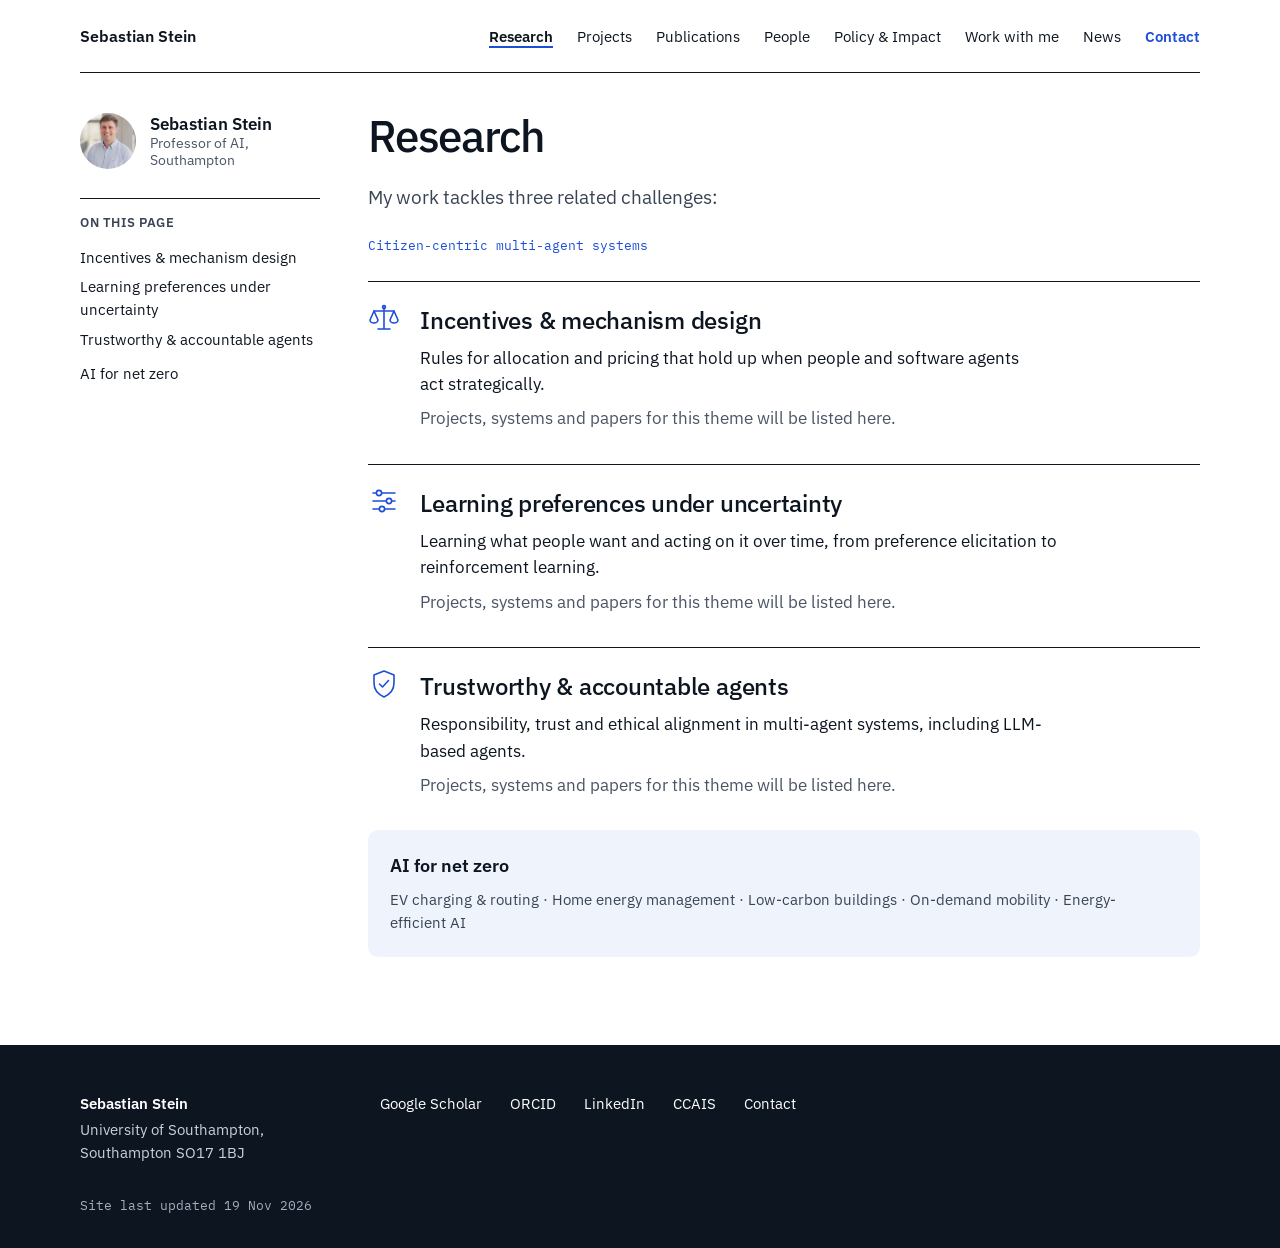
<file: research/index.html>
<!DOCTYPE html><html lang="en-GB" data-astro-cid-5hce7sga> <head><meta charset="utf-8"><meta name="viewport" content="width=device-width, initial-scale=1"><title>Research · Sebastian Stein</title><meta name="description" content="I design AI systems that take people’s needs seriously and help us achieve net zero."><link rel="canonical" href="https://seb-stein.github.io/research/"><link rel="icon" href="/favicon.svg" type="image/svg+xml"><link rel="sitemap" href="/sitemap-index.xml"><meta property="og:type" content="website"><meta property="og:title" content="Research · Sebastian Stein"><meta property="og:description" content="I design AI systems that take people’s needs seriously and help us achieve net zero."><meta property="og:url" content="https://seb-stein.github.io/research/"><meta property="og:image" content="https://seb-stein.github.io/images/people/sebastian-stein.jpg"><meta name="twitter:card" content="summary"><link rel="stylesheet" href="/_astro/contact.CHBX51bE.css">
<style>.icon[data-astro-cid-patnjmll]{color:var(--accent);flex:none}
.toc[data-astro-cid-odi5jzfj]{display:flex;flex-direction:column;gap:2px;border-top:1px solid var(--rule-strong);padding-top:14px;font-size:15px}.toc[data-astro-cid-odi5jzfj] h2[data-astro-cid-odi5jzfj]{margin:0 0 6px;font-size:13px;font-weight:600;letter-spacing:.04em;text-transform:uppercase;color:var(--ink-2)}.toc[data-astro-cid-odi5jzfj] a[data-astro-cid-odi5jzfj]{color:var(--ink);min-height:32px;display:flex;align-items:center}.label[data-astro-cid-odi5jzfj]{margin:0;font-size:13px;color:var(--accent)}.theme[data-astro-cid-odi5jzfj]{display:flex;gap:20px;border-top:1px solid var(--rule-strong);padding-top:20px}.theme[data-astro-cid-odi5jzfj] h2[data-astro-cid-odi5jzfj]{margin:0 0 6px;font-size:24px;font-weight:500;letter-spacing:-.01em}.theme[data-astro-cid-odi5jzfj] p[data-astro-cid-odi5jzfj]{margin:0 0 8px;max-width:680px}
.subpage[data-astro-cid-z55koo6h]{display:flex;flex-wrap:wrap;gap:48px;padding-top:40px;padding-bottom:88px;position:relative;z-index:1}.subpage__aside[data-astro-cid-z55koo6h]{flex:1 1 240px;max-width:280px;min-width:0;display:flex;flex-direction:column;gap:28px}.subpage__main[data-astro-cid-z55koo6h]{flex:999 1 600px;min-width:0;display:flex;flex-direction:column;gap:24px}.mini-id[data-astro-cid-z55koo6h]{display:flex;align-items:center;gap:14px;color:var(--ink)}.mini-id[data-astro-cid-z55koo6h]:hover{text-decoration:none}.mini-id[data-astro-cid-z55koo6h] img[data-astro-cid-z55koo6h]{width:56px;height:56px;border-radius:50%;object-fit:cover}.mini-id[data-astro-cid-z55koo6h]>span[data-astro-cid-z55koo6h]{display:flex;flex-direction:column;line-height:1.3}.mini-id__name[data-astro-cid-z55koo6h]{font-weight:600}.mini-id__title[data-astro-cid-z55koo6h]{font-size:13.5px;color:var(--muted)}h1[data-astro-cid-z55koo6h]{margin:0;font-size:44px;line-height:1.05;font-weight:500;letter-spacing:-.03em}.lead[data-astro-cid-z55koo6h]{margin:0;font-size:19px;color:var(--ink-2);max-width:680px}@media(max-width:640px){.subpage__aside[data-astro-cid-z55koo6h]{max-width:none}h1[data-astro-cid-z55koo6h]{font-size:36px}}
</style></head> <body data-astro-cid-5hce7sga> <div class="page" data-astro-cid-5hce7sga>  <header class="site-header container" data-astro-cid-3ef6ksr2> <a class="brand" href="/" data-astro-cid-3ef6ksr2>Sebastian Stein</a> <nav aria-label="Main" data-astro-cid-3ef6ksr2> <a href="/research/" aria-current="page" data-astro-cid-3ef6ksr2>Research</a><a href="/projects/" data-astro-cid-3ef6ksr2>Projects</a><a href="/publications/" data-astro-cid-3ef6ksr2>Publications</a><a href="/people/" data-astro-cid-3ef6ksr2>People</a><a href="/impact/" data-astro-cid-3ef6ksr2>Policy &amp; Impact</a><a href="/work-with-me/" data-astro-cid-3ef6ksr2>Work with me</a><a href="/news/" data-astro-cid-3ef6ksr2>News</a> <a class="nav-contact" href="/contact/" data-astro-cid-3ef6ksr2>Contact</a> </nav> </header>   <div class="container subpage" data-astro-cid-z55koo6h> <aside class="subpage__aside" data-astro-cid-z55koo6h> <a class="mini-id" href="/" data-astro-cid-z55koo6h> <img src="/images/people/sebastian-stein.jpg" alt="" width="56" height="56" data-astro-cid-z55koo6h> <span data-astro-cid-z55koo6h><span class="mini-id__name" data-astro-cid-z55koo6h>Sebastian Stein</span><span class="mini-id__title" data-astro-cid-z55koo6h>Professor of AI, Southampton</span></span> </a> <nav aria-label="On this page" class="toc" data-astro-cid-odi5jzfj> <h2 data-astro-cid-odi5jzfj>On this page</h2> <a href="#incentives" data-astro-cid-odi5jzfj>Incentives &amp; mechanism design</a><a href="#preferences" data-astro-cid-odi5jzfj>Learning preferences under uncertainty</a><a href="#trust" data-astro-cid-odi5jzfj>Trustworthy &amp; accountable agents</a> <a href="#applications" data-astro-cid-odi5jzfj>AI for net zero</a> </nav> </aside> <main class="subpage__main" id="main" data-astro-cid-z55koo6h> <h1 data-astro-cid-z55koo6h>Research</h1> <p class="lead" data-astro-cid-z55koo6h>My work tackles three related challenges:</p>   <p class="mono label" data-astro-cid-odi5jzfj>Citizen-centric multi-agent systems</p> <section id="incentives" class="theme" data-astro-cid-odi5jzfj> <svg aria-hidden="true" width="32" height="32" viewBox="0 0 32 32" fill="none" stroke="currentColor" stroke-width="1.6" stroke-linecap="round" stroke-linejoin="round" class="icon" data-astro-cid-patnjmll>  <path d="M16 5v22M10 27h12M6 9h20" data-astro-cid-patnjmll></path><path d="M6 9l-4 9a4 3 0 0 0 8 0z" data-astro-cid-patnjmll></path><path d="M26 9l-4 9a4 3 0 0 0 8 0z" data-astro-cid-patnjmll></path><circle cx="16" cy="5" r="1.5" data-astro-cid-patnjmll></circle>    </svg>  <div data-astro-cid-odi5jzfj> <h2 data-astro-cid-odi5jzfj>Incentives &amp; mechanism design</h2> <p data-astro-cid-odi5jzfj>Rules for allocation and pricing that hold up when people and software agents act strategically.</p> <p class="muted" data-astro-cid-odi5jzfj>Projects, systems and papers for this theme will be listed here.</p> </div> </section><section id="preferences" class="theme" data-astro-cid-odi5jzfj> <svg aria-hidden="true" width="32" height="32" viewBox="0 0 32 32" fill="none" stroke="currentColor" stroke-width="1.6" stroke-linecap="round" stroke-linejoin="round" class="icon" data-astro-cid-patnjmll>   <path d="M5 8h22M5 16h22M5 24h22" data-astro-cid-patnjmll></path><circle cx="11" cy="8" r="2.6" fill="var(--paper)" data-astro-cid-patnjmll></circle><circle cx="21" cy="16" r="2.6" fill="var(--paper)" data-astro-cid-patnjmll></circle><circle cx="14" cy="24" r="2.6" fill="var(--paper)" data-astro-cid-patnjmll></circle>   </svg>  <div data-astro-cid-odi5jzfj> <h2 data-astro-cid-odi5jzfj>Learning preferences under uncertainty</h2> <p data-astro-cid-odi5jzfj>Learning what people want and acting on it over time, from preference elicitation to reinforcement learning.</p> <p class="muted" data-astro-cid-odi5jzfj>Projects, systems and papers for this theme will be listed here.</p> </div> </section><section id="trust" class="theme" data-astro-cid-odi5jzfj> <svg aria-hidden="true" width="32" height="32" viewBox="0 0 32 32" fill="none" stroke="currentColor" stroke-width="1.6" stroke-linecap="round" stroke-linejoin="round" class="icon" data-astro-cid-patnjmll>    <path d="M16 3l10 4v8c0 7-4.5 11.5-10 14-5.5-2.5-10-7-10-14V7z" data-astro-cid-patnjmll></path><path d="M11.5 16l3 3 6-6.5" data-astro-cid-patnjmll></path>  </svg>  <div data-astro-cid-odi5jzfj> <h2 data-astro-cid-odi5jzfj>Trustworthy &amp; accountable agents</h2> <p data-astro-cid-odi5jzfj>Responsibility, trust and ethical alignment in multi-agent systems, including LLM-based agents.</p> <p class="muted" data-astro-cid-odi5jzfj>Projects, systems and papers for this theme will be listed here.</p> </div> </section><section id="applications" class="callout" data-astro-cid-odi5jzfj> <h2 data-astro-cid-odi5jzfj>AI for net zero</h2> <p data-astro-cid-odi5jzfj>EV charging &amp; routing · Home energy management · Low-carbon buildings · On-demand mobility · Energy-efficient AI</p> </section>  </main> </div>  </div> <footer class="site-footer" data-astro-cid-sz7xmlte> <div class="container footer-grid" data-astro-cid-sz7xmlte> <div class="footer-id" data-astro-cid-sz7xmlte> <span class="footer-name" data-astro-cid-sz7xmlte>Sebastian Stein</span> <span data-astro-cid-sz7xmlte>University of Southampton, Southampton SO17 1BJ</span> </div> <nav aria-label="Elsewhere" class="footer-links" data-astro-cid-sz7xmlte> <a href="https://scholar.google.com/citations?user=6TuZKj4AAAAJ" data-astro-cid-sz7xmlte>Google Scholar</a><a href="https://orcid.org/0000-0003-2858-8857" data-astro-cid-sz7xmlte>ORCID</a><a href="https://www.linkedin.com/in/sebstein" data-astro-cid-sz7xmlte>LinkedIn</a><a href="https://ccais.ac.uk" data-astro-cid-sz7xmlte>CCAIS</a> <a href="/contact/" data-astro-cid-sz7xmlte>Contact</a> </nav> </div> <div class="container footer-updated mono" data-astro-cid-sz7xmlte>Site last updated 19 Nov 2026</div> </footer>  </body></html>
</file>
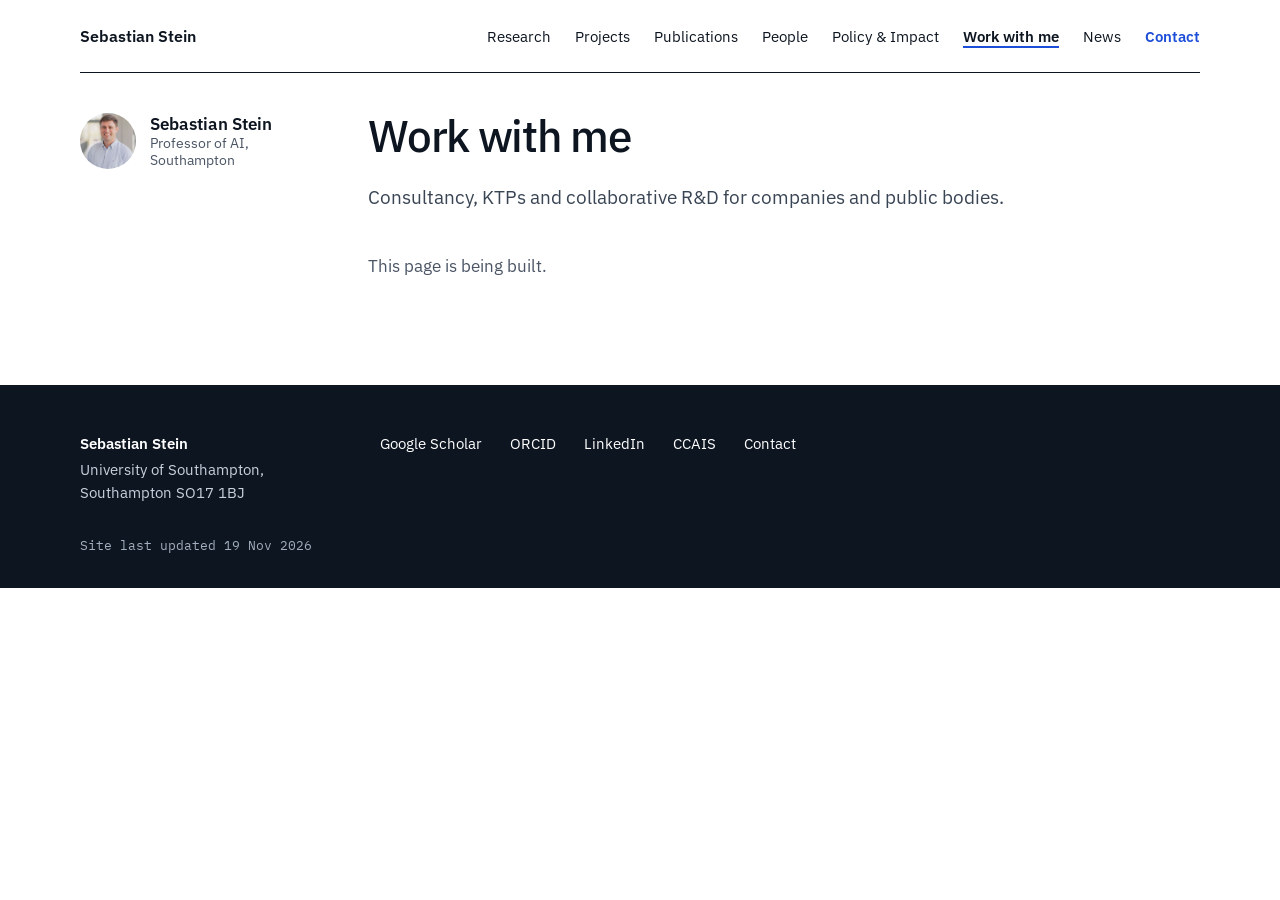
<file: work-with-me/index.html>
<!DOCTYPE html><html lang="en-GB" data-astro-cid-5hce7sga> <head><meta charset="utf-8"><meta name="viewport" content="width=device-width, initial-scale=1"><title>Work with me · Sebastian Stein</title><meta name="description" content="I design AI systems that take people’s needs seriously and help us achieve net zero."><link rel="canonical" href="https://seb-stein.github.io/work-with-me/"><link rel="icon" href="/favicon.svg" type="image/svg+xml"><link rel="sitemap" href="/sitemap-index.xml"><meta property="og:type" content="website"><meta property="og:title" content="Work with me · Sebastian Stein"><meta property="og:description" content="I design AI systems that take people’s needs seriously and help us achieve net zero."><meta property="og:url" content="https://seb-stein.github.io/work-with-me/"><meta property="og:image" content="https://seb-stein.github.io/images/people/sebastian-stein.jpg"><meta name="twitter:card" content="summary"><link rel="stylesheet" href="/_astro/contact.CHBX51bE.css">
<style>.subpage[data-astro-cid-z55koo6h]{display:flex;flex-wrap:wrap;gap:48px;padding-top:40px;padding-bottom:88px;position:relative;z-index:1}.subpage__aside[data-astro-cid-z55koo6h]{flex:1 1 240px;max-width:280px;min-width:0;display:flex;flex-direction:column;gap:28px}.subpage__main[data-astro-cid-z55koo6h]{flex:999 1 600px;min-width:0;display:flex;flex-direction:column;gap:24px}.mini-id[data-astro-cid-z55koo6h]{display:flex;align-items:center;gap:14px;color:var(--ink)}.mini-id[data-astro-cid-z55koo6h]:hover{text-decoration:none}.mini-id[data-astro-cid-z55koo6h] img[data-astro-cid-z55koo6h]{width:56px;height:56px;border-radius:50%;object-fit:cover}.mini-id[data-astro-cid-z55koo6h]>span[data-astro-cid-z55koo6h]{display:flex;flex-direction:column;line-height:1.3}.mini-id__name[data-astro-cid-z55koo6h]{font-weight:600}.mini-id__title[data-astro-cid-z55koo6h]{font-size:13.5px;color:var(--muted)}h1[data-astro-cid-z55koo6h]{margin:0;font-size:44px;line-height:1.05;font-weight:500;letter-spacing:-.03em}.lead[data-astro-cid-z55koo6h]{margin:0;font-size:19px;color:var(--ink-2);max-width:680px}@media(max-width:640px){.subpage__aside[data-astro-cid-z55koo6h]{max-width:none}h1[data-astro-cid-z55koo6h]{font-size:36px}}
</style></head> <body data-astro-cid-5hce7sga> <div class="page" data-astro-cid-5hce7sga>  <header class="site-header container" data-astro-cid-3ef6ksr2> <a class="brand" href="/" data-astro-cid-3ef6ksr2>Sebastian Stein</a> <nav aria-label="Main" data-astro-cid-3ef6ksr2> <a href="/research/" data-astro-cid-3ef6ksr2>Research</a><a href="/projects/" data-astro-cid-3ef6ksr2>Projects</a><a href="/publications/" data-astro-cid-3ef6ksr2>Publications</a><a href="/people/" data-astro-cid-3ef6ksr2>People</a><a href="/impact/" data-astro-cid-3ef6ksr2>Policy &amp; Impact</a><a href="/work-with-me/" aria-current="page" data-astro-cid-3ef6ksr2>Work with me</a><a href="/news/" data-astro-cid-3ef6ksr2>News</a> <a class="nav-contact" href="/contact/" data-astro-cid-3ef6ksr2>Contact</a> </nav> </header>   <div class="container subpage" data-astro-cid-z55koo6h> <aside class="subpage__aside" data-astro-cid-z55koo6h> <a class="mini-id" href="/" data-astro-cid-z55koo6h> <img src="/images/people/sebastian-stein.jpg" alt="" width="56" height="56" data-astro-cid-z55koo6h> <span data-astro-cid-z55koo6h><span class="mini-id__name" data-astro-cid-z55koo6h>Sebastian Stein</span><span class="mini-id__title" data-astro-cid-z55koo6h>Professor of AI, Southampton</span></span> </a>  </aside> <main class="subpage__main" id="main" data-astro-cid-z55koo6h> <h1 data-astro-cid-z55koo6h>Work with me</h1> <p class="lead" data-astro-cid-z55koo6h>Consultancy, KTPs and collaborative R&amp;D for companies and public bodies.</p>  <p class="muted">This page is being built.</p>  </main> </div>  </div> <footer class="site-footer" data-astro-cid-sz7xmlte> <div class="container footer-grid" data-astro-cid-sz7xmlte> <div class="footer-id" data-astro-cid-sz7xmlte> <span class="footer-name" data-astro-cid-sz7xmlte>Sebastian Stein</span> <span data-astro-cid-sz7xmlte>University of Southampton, Southampton SO17 1BJ</span> </div> <nav aria-label="Elsewhere" class="footer-links" data-astro-cid-sz7xmlte> <a href="https://scholar.google.com/citations?user=6TuZKj4AAAAJ" data-astro-cid-sz7xmlte>Google Scholar</a><a href="https://orcid.org/0000-0003-2858-8857" data-astro-cid-sz7xmlte>ORCID</a><a href="https://www.linkedin.com/in/sebstein" data-astro-cid-sz7xmlte>LinkedIn</a><a href="https://ccais.ac.uk" data-astro-cid-sz7xmlte>CCAIS</a> <a href="/contact/" data-astro-cid-sz7xmlte>Contact</a> </nav> </div> <div class="container footer-updated mono" data-astro-cid-sz7xmlte>Site last updated 19 Nov 2026</div> </footer>  </body></html>
</file>
<file: _astro/contact.CHBX51bE.css>
@font-face{font-family:IBM Plex Sans;font-style:normal;font-display:swap;font-weight:400;src:url(/_astro/ibm-plex-sans-cyrillic-ext-400-normal.g30qAdWV.woff2) format("woff2"),url(/_astro/ibm-plex-sans-cyrillic-ext-400-normal.Dsrv2Tcn.woff) format("woff");unicode-range:U+0460-052F,U+1C80-1C8A,U+20B4,U+2DE0-2DFF,U+A640-A69F,U+FE2E-FE2F}@font-face{font-family:IBM Plex Sans;font-style:normal;font-display:swap;font-weight:400;src:url(/_astro/ibm-plex-sans-cyrillic-400-normal.DZqxrq2p.woff2) format("woff2"),url(/_astro/ibm-plex-sans-cyrillic-400-normal.BTotfTJu.woff) format("woff");unicode-range:U+0301,U+0400-045F,U+0490-0491,U+04B0-04B1,U+2116}@font-face{font-family:IBM Plex Sans;font-style:normal;font-display:swap;font-weight:400;src:url(/_astro/ibm-plex-sans-greek-400-normal._efipK4i.woff2) format("woff2"),url(/_astro/ibm-plex-sans-greek-400-normal.D9ESIMu3.woff) format("woff");unicode-range:U+0370-0377,U+037A-037F,U+0384-038A,U+038C,U+038E-03A1,U+03A3-03FF}@font-face{font-family:IBM Plex Sans;font-style:normal;font-display:swap;font-weight:400;src:url(/_astro/ibm-plex-sans-vietnamese-400-normal.DG4YqDda.woff2) format("woff2"),url(/_astro/ibm-plex-sans-vietnamese-400-normal.fK1oJ5dG.woff) format("woff");unicode-range:U+0102-0103,U+0110-0111,U+0128-0129,U+0168-0169,U+01A0-01A1,U+01AF-01B0,U+0300-0301,U+0303-0304,U+0308-0309,U+0323,U+0329,U+1EA0-1EF9,U+20AB}@font-face{font-family:IBM Plex Sans;font-style:normal;font-display:swap;font-weight:400;src:url(/_astro/ibm-plex-sans-latin-ext-400-normal.C5H60-Va.woff2) format("woff2"),url(/_astro/ibm-plex-sans-latin-ext-400-normal.RBey6euL.woff) format("woff");unicode-range:U+0100-02BA,U+02BD-02C5,U+02C7-02CC,U+02CE-02D7,U+02DD-02FF,U+0304,U+0308,U+0329,U+1D00-1DBF,U+1E00-1E9F,U+1EF2-1EFF,U+2020,U+20A0-20AB,U+20AD-20C0,U+2113,U+2C60-2C7F,U+A720-A7FF}@font-face{font-family:IBM Plex Sans;font-style:normal;font-display:swap;font-weight:400;src:url(/_astro/ibm-plex-sans-latin-400-normal.CDDApCn2.woff2) format("woff2"),url(/_astro/ibm-plex-sans-latin-400-normal.CYLoc0-x.woff) format("woff");unicode-range:U+0000-00FF,U+0131,U+0152-0153,U+02BB-02BC,U+02C6,U+02DA,U+02DC,U+0304,U+0308,U+0329,U+2000-206F,U+20AC,U+2122,U+2191,U+2193,U+2212,U+2215,U+FEFF,U+FFFD}@font-face{font-family:IBM Plex Sans;font-style:normal;font-display:swap;font-weight:500;src:url(/_astro/ibm-plex-sans-cyrillic-ext-500-normal.Cs5J6C77.woff2) format("woff2"),url(/_astro/ibm-plex-sans-cyrillic-ext-500-normal.DB5PtV2g.woff) format("woff");unicode-range:U+0460-052F,U+1C80-1C8A,U+20B4,U+2DE0-2DFF,U+A640-A69F,U+FE2E-FE2F}@font-face{font-family:IBM Plex Sans;font-style:normal;font-display:swap;font-weight:500;src:url(/_astro/ibm-plex-sans-cyrillic-500-normal.CocWQlwt.woff2) format("woff2"),url(/_astro/ibm-plex-sans-cyrillic-500-normal.ByOcLdNv.woff) format("woff");unicode-range:U+0301,U+0400-045F,U+0490-0491,U+04B0-04B1,U+2116}@font-face{font-family:IBM Plex Sans;font-style:normal;font-display:swap;font-weight:500;src:url(/_astro/ibm-plex-sans-greek-500-normal.JMMifIXV.woff2) format("woff2"),url(/_astro/ibm-plex-sans-greek-500-normal.CuWXN6rf.woff) format("woff");unicode-range:U+0370-0377,U+037A-037F,U+0384-038A,U+038C,U+038E-03A1,U+03A3-03FF}@font-face{font-family:IBM Plex Sans;font-style:normal;font-display:swap;font-weight:500;src:url(/_astro/ibm-plex-sans-vietnamese-500-normal.e4dixQRQ.woff2) format("woff2"),url(/_astro/ibm-plex-sans-vietnamese-500-normal.BEb3_waV.woff) format("woff");unicode-range:U+0102-0103,U+0110-0111,U+0128-0129,U+0168-0169,U+01A0-01A1,U+01AF-01B0,U+0300-0301,U+0303-0304,U+0308-0309,U+0323,U+0329,U+1EA0-1EF9,U+20AB}@font-face{font-family:IBM Plex Sans;font-style:normal;font-display:swap;font-weight:500;src:url(/_astro/ibm-plex-sans-latin-ext-500-normal.DakdToA3.woff2) format("woff2"),url(/_astro/ibm-plex-sans-latin-ext-500-normal.D0aIdm-b.woff) format("woff");unicode-range:U+0100-02BA,U+02BD-02C5,U+02C7-02CC,U+02CE-02D7,U+02DD-02FF,U+0304,U+0308,U+0329,U+1D00-1DBF,U+1E00-1E9F,U+1EF2-1EFF,U+2020,U+20A0-20AB,U+20AD-20C0,U+2113,U+2C60-2C7F,U+A720-A7FF}@font-face{font-family:IBM Plex Sans;font-style:normal;font-display:swap;font-weight:500;src:url(/_astro/ibm-plex-sans-latin-500-normal.6ng42L7E.woff2) format("woff2"),url(/_astro/ibm-plex-sans-latin-500-normal.BgVn5rGT.woff) format("woff");unicode-range:U+0000-00FF,U+0131,U+0152-0153,U+02BB-02BC,U+02C6,U+02DA,U+02DC,U+0304,U+0308,U+0329,U+2000-206F,U+20AC,U+2122,U+2191,U+2193,U+2212,U+2215,U+FEFF,U+FFFD}@font-face{font-family:IBM Plex Sans;font-style:normal;font-display:swap;font-weight:600;src:url(/_astro/ibm-plex-sans-cyrillic-ext-600-normal.DUMzJB7m.woff2) format("woff2"),url(/_astro/ibm-plex-sans-cyrillic-ext-600-normal.Bz0x94Yp.woff) format("woff");unicode-range:U+0460-052F,U+1C80-1C8A,U+20B4,U+2DE0-2DFF,U+A640-A69F,U+FE2E-FE2F}@font-face{font-family:IBM Plex Sans;font-style:normal;font-display:swap;font-weight:600;src:url(/_astro/ibm-plex-sans-cyrillic-600-normal.71GNu3SW.woff2) format("woff2"),url(/_astro/ibm-plex-sans-cyrillic-600-normal.BGq0mW3O.woff) format("woff");unicode-range:U+0301,U+0400-045F,U+0490-0491,U+04B0-04B1,U+2116}@font-face{font-family:IBM Plex Sans;font-style:normal;font-display:swap;font-weight:600;src:url(/_astro/ibm-plex-sans-greek-600-normal.DzTrcv_p.woff2) format("woff2"),url(/_astro/ibm-plex-sans-greek-600-normal.D-CqTdkO.woff) format("woff");unicode-range:U+0370-0377,U+037A-037F,U+0384-038A,U+038C,U+038E-03A1,U+03A3-03FF}@font-face{font-family:IBM Plex Sans;font-style:normal;font-display:swap;font-weight:600;src:url(/_astro/ibm-plex-sans-vietnamese-600-normal.DpPYBSTl.woff2) format("woff2"),url(/_astro/ibm-plex-sans-vietnamese-600-normal.DgdngZtN.woff) format("woff");unicode-range:U+0102-0103,U+0110-0111,U+0128-0129,U+0168-0169,U+01A0-01A1,U+01AF-01B0,U+0300-0301,U+0303-0304,U+0308-0309,U+0323,U+0329,U+1EA0-1EF9,U+20AB}@font-face{font-family:IBM Plex Sans;font-style:normal;font-display:swap;font-weight:600;src:url(/_astro/ibm-plex-sans-latin-ext-600-normal.DOrvGEcy.woff2) format("woff2"),url(/_astro/ibm-plex-sans-latin-ext-600-normal.DIrixKbi.woff) format("woff");unicode-range:U+0100-02BA,U+02BD-02C5,U+02C7-02CC,U+02CE-02D7,U+02DD-02FF,U+0304,U+0308,U+0329,U+1D00-1DBF,U+1E00-1E9F,U+1EF2-1EFF,U+2020,U+20A0-20AB,U+20AD-20C0,U+2113,U+2C60-2C7F,U+A720-A7FF}@font-face{font-family:IBM Plex Sans;font-style:normal;font-display:swap;font-weight:600;src:url(/_astro/ibm-plex-sans-latin-600-normal.CuJfVYMP.woff2) format("woff2"),url(/_astro/ibm-plex-sans-latin-600-normal.Cu4Hd6ag.woff) format("woff");unicode-range:U+0000-00FF,U+0131,U+0152-0153,U+02BB-02BC,U+02C6,U+02DA,U+02DC,U+0304,U+0308,U+0329,U+2000-206F,U+20AC,U+2122,U+2191,U+2193,U+2212,U+2215,U+FEFF,U+FFFD}@font-face{font-family:IBM Plex Mono;font-style:normal;font-display:swap;font-weight:400;src:url(/_astro/ibm-plex-mono-cyrillic-ext-400-normal.xuaO2J-f.woff2) format("woff2"),url(/_astro/ibm-plex-mono-cyrillic-ext-400-normal.DMdlQ8Kv.woff) format("woff");unicode-range:U+0460-052F,U+1C80-1C8A,U+20B4,U+2DE0-2DFF,U+A640-A69F,U+FE2E-FE2F}@font-face{font-family:IBM Plex Mono;font-style:normal;font-display:swap;font-weight:400;src:url(/_astro/ibm-plex-mono-cyrillic-400-normal.BSMlKf0J.woff2) format("woff2"),url(/_astro/ibm-plex-mono-cyrillic-400-normal.CEL4l2ZJ.woff) format("woff");unicode-range:U+0301,U+0400-045F,U+0490-0491,U+04B0-04B1,U+2116}@font-face{font-family:IBM Plex Mono;font-style:normal;font-display:swap;font-weight:400;src:url(/_astro/ibm-plex-mono-vietnamese-400-normal.BulugwFq.woff2) format("woff2"),url(/_astro/ibm-plex-mono-vietnamese-400-normal.DDuiU_S-.woff) format("woff");unicode-range:U+0102-0103,U+0110-0111,U+0128-0129,U+0168-0169,U+01A0-01A1,U+01AF-01B0,U+0300-0301,U+0303-0304,U+0308-0309,U+0323,U+0329,U+1EA0-1EF9,U+20AB}@font-face{font-family:IBM Plex Mono;font-style:normal;font-display:swap;font-weight:400;src:url(/_astro/ibm-plex-mono-latin-ext-400-normal.BmRBH3aV.woff2) format("woff2"),url(/_astro/ibm-plex-mono-latin-ext-400-normal.D3D2R8hC.woff) format("woff");unicode-range:U+0100-02BA,U+02BD-02C5,U+02C7-02CC,U+02CE-02D7,U+02DD-02FF,U+0304,U+0308,U+0329,U+1D00-1DBF,U+1E00-1E9F,U+1EF2-1EFF,U+2020,U+20A0-20AB,U+20AD-20C0,U+2113,U+2C60-2C7F,U+A720-A7FF}@font-face{font-family:IBM Plex Mono;font-style:normal;font-display:swap;font-weight:400;src:url(/_astro/ibm-plex-mono-latin-400-normal.DMJ8VG8y.woff2) format("woff2"),url(/_astro/ibm-plex-mono-latin-400-normal.CvHOgSBP.woff) format("woff");unicode-range:U+0000-00FF,U+0131,U+0152-0153,U+02BB-02BC,U+02C6,U+02DA,U+02DC,U+0304,U+0308,U+0329,U+2000-206F,U+20AC,U+2122,U+2191,U+2193,U+2212,U+2215,U+FEFF,U+FFFD}@font-face{font-family:IBM Plex Mono;font-style:normal;font-display:swap;font-weight:500;src:url(/_astro/ibm-plex-mono-cyrillic-ext-500-normal.BqneJy0T.woff2) format("woff2"),url(/_astro/ibm-plex-mono-cyrillic-ext-500-normal.BIfNGwUT.woff) format("woff");unicode-range:U+0460-052F,U+1C80-1C8A,U+20B4,U+2DE0-2DFF,U+A640-A69F,U+FE2E-FE2F}@font-face{font-family:IBM Plex Mono;font-style:normal;font-display:swap;font-weight:500;src:url(/_astro/ibm-plex-mono-cyrillic-500-normal.Bq9vWWag.woff2) format("woff2"),url(/_astro/ibm-plex-mono-cyrillic-500-normal.Ael50iVv.woff) format("woff");unicode-range:U+0301,U+0400-045F,U+0490-0491,U+04B0-04B1,U+2116}@font-face{font-family:IBM Plex Mono;font-style:normal;font-display:swap;font-weight:500;src:url(/_astro/ibm-plex-mono-vietnamese-500-normal.DZ4AoWbu.woff2) format("woff2"),url(/_astro/ibm-plex-mono-vietnamese-500-normal.C8zxqsMH.woff) format("woff");unicode-range:U+0102-0103,U+0110-0111,U+0128-0129,U+0168-0169,U+01A0-01A1,U+01AF-01B0,U+0300-0301,U+0303-0304,U+0308-0309,U+0323,U+0329,U+1EA0-1EF9,U+20AB}@font-face{font-family:IBM Plex Mono;font-style:normal;font-display:swap;font-weight:500;src:url(/_astro/ibm-plex-mono-latin-ext-500-normal.CAhNIIs5.woff2) format("woff2"),url(/_astro/ibm-plex-mono-latin-ext-500-normal.CZ70TYgx.woff) format("woff");unicode-range:U+0100-02BA,U+02BD-02C5,U+02C7-02CC,U+02CE-02D7,U+02DD-02FF,U+0304,U+0308,U+0329,U+1D00-1DBF,U+1E00-1E9F,U+1EF2-1EFF,U+2020,U+20A0-20AB,U+20AD-20C0,U+2113,U+2C60-2C7F,U+A720-A7FF}@font-face{font-family:IBM Plex Mono;font-style:normal;font-display:swap;font-weight:500;src:url(/_astro/ibm-plex-mono-latin-500-normal.DSY6xOcd.woff2) format("woff2"),url(/_astro/ibm-plex-mono-latin-500-normal.CB9ihrfo.woff) format("woff");unicode-range:U+0000-00FF,U+0131,U+0152-0153,U+02BB-02BC,U+02C6,U+02DA,U+02DC,U+0304,U+0308,U+0329,U+2000-206F,U+20AC,U+2122,U+2191,U+2193,U+2212,U+2215,U+FEFF,U+FFFD}:root{--ink: #0d1520;--ink-2: #3a4554;--muted: #4b5565;--paper: #ffffff;--surface: #ffffff;--accent: #1d4ed8;--accent-strong: #1e3a8a;--accent-soft: #eef3fc;--chip-border: #c9d4e6;--rule: #d4d9e0;--rule-soft: #e1e5ea;--rule-strong: #0d1520;--button-border: #c3cad4;--footer-bg: #0d1520;--footer-ink: #c7d0dc;--footer-muted: #a3afbf;--sans: "IBM Plex Sans", "Helvetica Neue", Arial, sans-serif;--mono: "IBM Plex Mono", ui-monospace, SFMono-Regular, Menlo, monospace;--radius: 10px;--max: 1200px;--gutter: 40px}@media(prefers-color-scheme:dark){:root{--ink: #e6eaf0;--ink-2: #c3ccd8;--muted: #9aa6b6;--paper: #0f1620;--surface: #16202c;--accent: #7fb0e8;--accent-strong: #a9c9f0;--accent-soft: #1c2b3d;--chip-border: #2d3e55;--rule: #253244;--rule-soft: #1e2a3a;--rule-strong: #c3ccd8;--button-border: #34465e;--footer-bg: #0a1018}}*,*:before,*:after{box-sizing:border-box}html{-webkit-text-size-adjust:100%}body{margin:0;background:var(--paper);color:var(--ink);font-family:var(--sans);font-size:17px;line-height:1.55}img{max-width:100%;display:block}a{color:var(--accent);text-decoration:none}a:hover{color:var(--accent-strong);text-decoration:underline}:focus-visible{outline:2px solid var(--accent);outline-offset:2px;border-radius:2px}h1,h2,h3{text-wrap:balance}p{text-wrap:pretty}.container{max-width:var(--max);margin:0 auto;padding-left:var(--gutter);padding-right:var(--gutter)}@media(max-width:640px){:root{--gutter: 20px}}.mono{font-family:var(--mono)}.muted{color:var(--muted)}.visually-hidden{position:absolute;width:1px;height:1px;overflow:hidden;clip:rect(0 0 0 0);white-space:nowrap}.btn{display:inline-flex;align-items:center;justify-content:center;min-height:44px;padding:0 18px;border-radius:6px;border:1px solid var(--button-border);color:var(--ink);font-size:15px}.btn:hover{text-decoration:none;border-color:var(--accent);color:var(--accent)}.btn--primary{background:var(--accent);border-color:var(--accent);color:#fff;font-weight:600}.btn--primary:hover{background:var(--accent-strong);border-color:var(--accent-strong);color:#fff}@media(prefers-color-scheme:dark){.btn--primary,.btn--primary:hover{color:#0d1520}}.section-head{display:flex;flex-wrap:wrap;justify-content:space-between;align-items:baseline;gap:12px;border-top:1px solid var(--rule-strong);padding-top:14px}.section-head h2{margin:0;font-size:15px;font-weight:600}.section-head a{font-size:15px}.card{border:1px solid var(--rule);border-radius:var(--radius);padding:22px;background:var(--surface)}.callout{background:var(--accent-soft);border-radius:var(--radius);padding:22px;display:flex;flex-direction:column;gap:8px}.callout h2,.callout h3{margin:0;font-size:18px;font-weight:600}.callout p{margin:0;font-size:15px;color:var(--ink-2)}.callout a{font-size:15px;font-weight:600}.dated{display:flex;flex-wrap:wrap;gap:4px 24px;padding:14px 0;border-bottom:1px solid var(--rule)}.dated__date{flex:0 0 96px;font-family:var(--mono);font-size:14px;color:var(--muted);padding-top:2px}.dated__body{margin:0;flex:1 1 320px;min-width:0}.pills{display:flex;flex-wrap:wrap;gap:6px;margin:8px 0 0;padding:0;list-style:none}.pill{display:inline-flex;align-items:center;min-height:28px;padding:0 10px;border:1px solid var(--button-border);border-radius:6px;font-size:13px;color:var(--ink)}.pill:hover{text-decoration:none;border-color:var(--accent);color:var(--accent)}.site-header[data-astro-cid-3ef6ksr2]{position:relative;z-index:1;display:flex;flex-wrap:wrap;align-items:center;justify-content:space-between;gap:14px 32px;padding-top:24px;padding-bottom:24px}.site-header[data-astro-cid-3ef6ksr2]:after{content:"";position:absolute;left:var(--gutter);right:var(--gutter);bottom:0;border-bottom:1px solid var(--rule-strong)}.brand[data-astro-cid-3ef6ksr2]{font-size:16px;font-weight:600;color:var(--ink)}nav[data-astro-cid-3ef6ksr2]{display:flex;flex-wrap:wrap;gap:6px 24px;font-size:15px}nav[data-astro-cid-3ef6ksr2] a[data-astro-cid-3ef6ksr2]{color:var(--ink)}nav[data-astro-cid-3ef6ksr2] a[data-astro-cid-3ef6ksr2][aria-current=page]{font-weight:600;box-shadow:inset 0 -2px 0 var(--accent);text-decoration:none}nav[data-astro-cid-3ef6ksr2] a[data-astro-cid-3ef6ksr2].nav-contact{color:var(--accent);font-weight:600}.site-footer[data-astro-cid-sz7xmlte]{background:var(--footer-bg);color:var(--footer-ink);font-size:14.5px}.footer-grid[data-astro-cid-sz7xmlte]{display:flex;flex-wrap:wrap;gap:24px 40px;padding-top:48px;padding-bottom:32px}.footer-id[data-astro-cid-sz7xmlte]{flex:1 1 260px;display:flex;flex-direction:column;gap:4px}.footer-name[data-astro-cid-sz7xmlte]{color:#fff;font-weight:600}.footer-links[data-astro-cid-sz7xmlte]{flex:999 1 560px;display:flex;flex-wrap:wrap;gap:8px 28px}.footer-links[data-astro-cid-sz7xmlte] a[data-astro-cid-sz7xmlte]{color:#fff}.footer-updated[data-astro-cid-sz7xmlte]{padding-bottom:32px;font-size:13px;color:var(--footer-muted)}.page[data-astro-cid-5hce7sga]{position:relative;overflow:hidden}
</file>
<file: _astro/index.DybTPSv8.css>
.network[data-astro-cid-pkenzisz]{position:absolute;top:0;left:0;z-index:0;width:100%;height:640px;pointer-events:none;-webkit-mask-image:linear-gradient(to bottom,#000 0%,rgba(0,0,0,.6) 45%,transparent 100%);mask-image:linear-gradient(to bottom,#000 0%,rgba(0,0,0,.6) 45%,transparent 100%)}.network[data-astro-cid-pkenzisz] line{stroke:var(--accent);stroke-width:1}.network[data-astro-cid-pkenzisz] circle{fill:var(--accent)}.network[data-astro-cid-pkenzisz] .packet{fill-opacity:.55}.network[data-astro-cid-pkenzisz] .hub[data-astro-cid-pkenzisz]{animation:net-pulse 6s ease-in-out infinite}.network[data-astro-cid-pkenzisz] .hub[data-astro-cid-pkenzisz]:nth-of-type(2n){animation-delay:-3s}@keyframes net-pulse{0%,to{opacity:.45}50%{opacity:1}}@media(prefers-reduced-motion:reduce){.network[data-astro-cid-pkenzisz] .hub[data-astro-cid-pkenzisz]{animation:none}}.home[data-astro-cid-j7pv25f6]{position:relative;z-index:1;display:flex;flex-wrap:wrap;gap:56px;padding-top:48px;padding-bottom:88px}.home__aside[data-astro-cid-j7pv25f6]{flex:1 1 300px;max-width:360px;min-width:0;display:flex;flex-direction:column;gap:24px}.home__main[data-astro-cid-j7pv25f6]{flex:999 1 560px;min-width:0;display:flex;flex-direction:column;gap:56px}.portrait[data-astro-cid-j7pv25f6]{width:100%;height:auto;aspect-ratio:4 / 5;object-fit:cover;border-radius:8px}.id[data-astro-cid-j7pv25f6] h1[data-astro-cid-j7pv25f6]{margin:0 0 6px;font-size:40px;line-height:1.05;font-weight:500;letter-spacing:-.03em}.id[data-astro-cid-j7pv25f6] p[data-astro-cid-j7pv25f6]{margin:0;font-size:15px;line-height:1.5}.actions[data-astro-cid-j7pv25f6]{display:flex;flex-direction:column;gap:8px}.actions__row[data-astro-cid-j7pv25f6]{display:grid;grid-template-columns:repeat(3,minmax(0,1fr));gap:8px}.actions__row[data-astro-cid-j7pv25f6] .btn[data-astro-cid-j7pv25f6]{padding:0 8px}.highlights[data-astro-cid-j7pv25f6]{margin:0;padding:16px 0 0;list-style:none;border-top:1px solid var(--rule-strong);display:flex;flex-direction:column;gap:6px;font-size:15px;color:var(--ink-2)}.intro[data-astro-cid-j7pv25f6]{display:flex;flex-direction:column;gap:18px}.statement[data-astro-cid-j7pv25f6]{margin:0;font-size:30px;line-height:1.32;letter-spacing:-.015em}.intro[data-astro-cid-j7pv25f6] .muted[data-astro-cid-j7pv25f6]{margin:0;max-width:640px}section[data-astro-cid-j7pv25f6]{display:flex;flex-direction:column;gap:16px}.umbrella[data-astro-cid-j7pv25f6]{display:flex;flex-direction:column;gap:6px;max-width:720px}.umbrella__label[data-astro-cid-j7pv25f6]{margin:0;font-size:13px;color:var(--accent)}.umbrella__text[data-astro-cid-j7pv25f6]{margin:0}.themes[data-astro-cid-j7pv25f6]{display:grid;grid-template-columns:repeat(auto-fit,minmax(min(220px,100%),1fr));gap:16px}.theme[data-astro-cid-j7pv25f6]{display:flex;flex-direction:column;gap:8px}.theme[data-astro-cid-j7pv25f6] h3[data-astro-cid-j7pv25f6]{margin:0;font-size:19px;font-weight:600;line-height:1.3}.theme[data-astro-cid-j7pv25f6] p[data-astro-cid-j7pv25f6]{margin:0;color:var(--muted);font-size:15px}.applied[data-astro-cid-j7pv25f6]{background:var(--accent-soft);border-radius:var(--radius);padding:20px 22px;display:flex;flex-wrap:wrap;align-items:center;gap:12px 20px}.applied__title[data-astro-cid-j7pv25f6]{display:flex;flex-direction:column;line-height:1.3}.applied__title[data-astro-cid-j7pv25f6] span[data-astro-cid-j7pv25f6]{font-size:12.5px;color:var(--ink-2)}.applied__title[data-astro-cid-j7pv25f6] strong[data-astro-cid-j7pv25f6]{font-size:19px;font-weight:600}.chips[data-astro-cid-j7pv25f6]{flex:1 1 360px;margin:0;padding:0;list-style:none;display:flex;flex-wrap:wrap;gap:8px}.chips[data-astro-cid-j7pv25f6] li[data-astro-cid-j7pv25f6]{background:var(--surface);border:1px solid var(--chip-border);border-radius:999px;padding:4px 12px;font-size:14.5px}.dated__body[data-astro-cid-j7pv25f6] p{margin:0}.teaching[data-astro-cid-j7pv25f6]{margin:0;padding:0;list-style:none;display:flex;flex-direction:column;gap:10px}.teaching[data-astro-cid-j7pv25f6] li[data-astro-cid-j7pv25f6]{display:flex;gap:16px}.teaching[data-astro-cid-j7pv25f6] .mono[data-astro-cid-j7pv25f6]{flex:0 0 72px;font-size:14px;color:var(--accent);padding-top:2px}@media(max-width:640px){.home__aside[data-astro-cid-j7pv25f6]{max-width:none}.statement[data-astro-cid-j7pv25f6]{font-size:24px}}
</file>
<file: _astro/publications.DSE81GVV.css>
.filters[data-astro-cid-f3fmnth3]{display:flex;flex-direction:column;gap:28px}[data-astro-cid-f3fmnth3][hidden]{display:none!important}.block[data-astro-cid-f3fmnth3]{display:flex;flex-direction:column;gap:10px;border-top:1px solid var(--rule-strong);padding-top:14px}.block[data-astro-cid-f3fmnth3] h2[data-astro-cid-f3fmnth3]{margin:0;font-size:13px;font-weight:600;letter-spacing:.04em;text-transform:uppercase;color:var(--ink-2)}.types[data-astro-cid-f3fmnth3]{display:flex;flex-direction:column;gap:4px}.types[data-astro-cid-f3fmnth3] button[data-astro-cid-f3fmnth3]{width:100%;text-align:left;min-height:36px;padding:0 10px;border-radius:6px;border:1px solid transparent;background:transparent;color:var(--ink);font:inherit;font-size:14.5px;cursor:pointer}.years[data-astro-cid-f3fmnth3]{display:grid;grid-template-columns:repeat(3,minmax(0,1fr));gap:6px}.years[data-astro-cid-f3fmnth3] button[data-astro-cid-f3fmnth3]{width:100%;min-height:36px;border-radius:6px;border:1px solid var(--button-border);background:var(--surface);color:var(--ink);font-family:var(--mono);font-size:13px;cursor:pointer}.types[data-astro-cid-f3fmnth3] button[data-astro-cid-f3fmnth3]:hover,.years[data-astro-cid-f3fmnth3] button[data-astro-cid-f3fmnth3]:hover{border-color:var(--accent)}.types[data-astro-cid-f3fmnth3] button[data-astro-cid-f3fmnth3][aria-pressed=true],.years[data-astro-cid-f3fmnth3] button[data-astro-cid-f3fmnth3][aria-pressed=true]{border-color:var(--accent);background:var(--accent);color:#fff;font-weight:600}.more[data-astro-cid-f3fmnth3]{gap:8px;font-size:15px}.download[data-astro-cid-f3fmnth3]{display:flex;align-items:center;justify-content:center;min-height:44px;border-radius:6px;border:1px solid var(--button-border);color:var(--ink)}.download[data-astro-cid-f3fmnth3]:hover{text-decoration:none;border-color:var(--accent);color:var(--accent)}.profiles[data-astro-cid-f3fmnth3]{display:flex;flex-wrap:wrap;gap:6px 16px;padding-top:4px}.meta[data-astro-cid-f3fmnth3]{margin:-8px 0 0;font-family:var(--mono);font-size:13px;color:var(--muted)}.empty[data-astro-cid-f3fmnth3]{margin:0;padding:24px;border:1px solid var(--rule);border-radius:var(--radius);color:var(--muted)}.pubs[data-astro-cid-f3fmnth3]{display:flex;flex-direction:column;gap:32px}.year[data-astro-cid-f3fmnth3]{margin:0;padding:10px 0;border-top:1.5px solid var(--rule-strong);display:flex;justify-content:space-between;align-items:baseline}.year[data-astro-cid-f3fmnth3] .mono[data-astro-cid-f3fmnth3]{font-family:var(--mono);font-size:20px;font-weight:500}.count[data-astro-cid-f3fmnth3]{font-size:13px;font-weight:400;color:var(--muted)}article[data-astro-cid-f3fmnth3]{display:flex;flex-direction:column;gap:6px;padding:16px 0 18px;border-top:1px solid var(--rule-soft)}.tags[data-astro-cid-f3fmnth3]{display:flex;flex-wrap:wrap;gap:8px;align-items:center}.type[data-astro-cid-f3fmnth3]{font-family:var(--mono);font-size:11.5px;letter-spacing:.04em;text-transform:uppercase;color:var(--muted);border:1px solid var(--rule);border-radius:4px;padding:0 6px}.badge[data-astro-cid-f3fmnth3]{display:inline-flex;align-items:center;gap:5px;font-size:12.5px;font-weight:600;color:var(--accent-strong);background:var(--accent-soft);border-radius:4px;padding:1px 8px}h3[data-astro-cid-f3fmnth3]{margin:0;font-size:18px;font-weight:500;line-height:1.35;letter-spacing:-.005em}h3[data-astro-cid-f3fmnth3] a[data-astro-cid-f3fmnth3]{color:var(--ink)}h3[data-astro-cid-f3fmnth3] a[data-astro-cid-f3fmnth3]:hover{color:var(--accent)}.authors[data-astro-cid-f3fmnth3]{margin:0;font-size:15px;color:var(--ink-2)}.authors[data-astro-cid-f3fmnth3] strong[data-astro-cid-f3fmnth3]{font-weight:600;color:var(--ink)}.venue[data-astro-cid-f3fmnth3]{margin:0;font-size:14.5px;color:var(--muted);font-style:italic}.note[data-astro-cid-f3fmnth3]{margin:0;font-size:14px;color:var(--ink-2)}article[data-astro-cid-f3fmnth3] .pills{margin-top:4px}@media(max-width:640px){.filters[data-astro-cid-f3fmnth3]{gap:20px}.types[data-astro-cid-f3fmnth3]{flex-direction:row;flex-wrap:wrap;gap:6px}.types[data-astro-cid-f3fmnth3] button[data-astro-cid-f3fmnth3]{width:auto;min-height:36px;padding:0 12px;border-color:var(--button-border)}.years[data-astro-cid-f3fmnth3]{grid-template-columns:repeat(auto-fill,minmax(68px,1fr))}}
</file>
